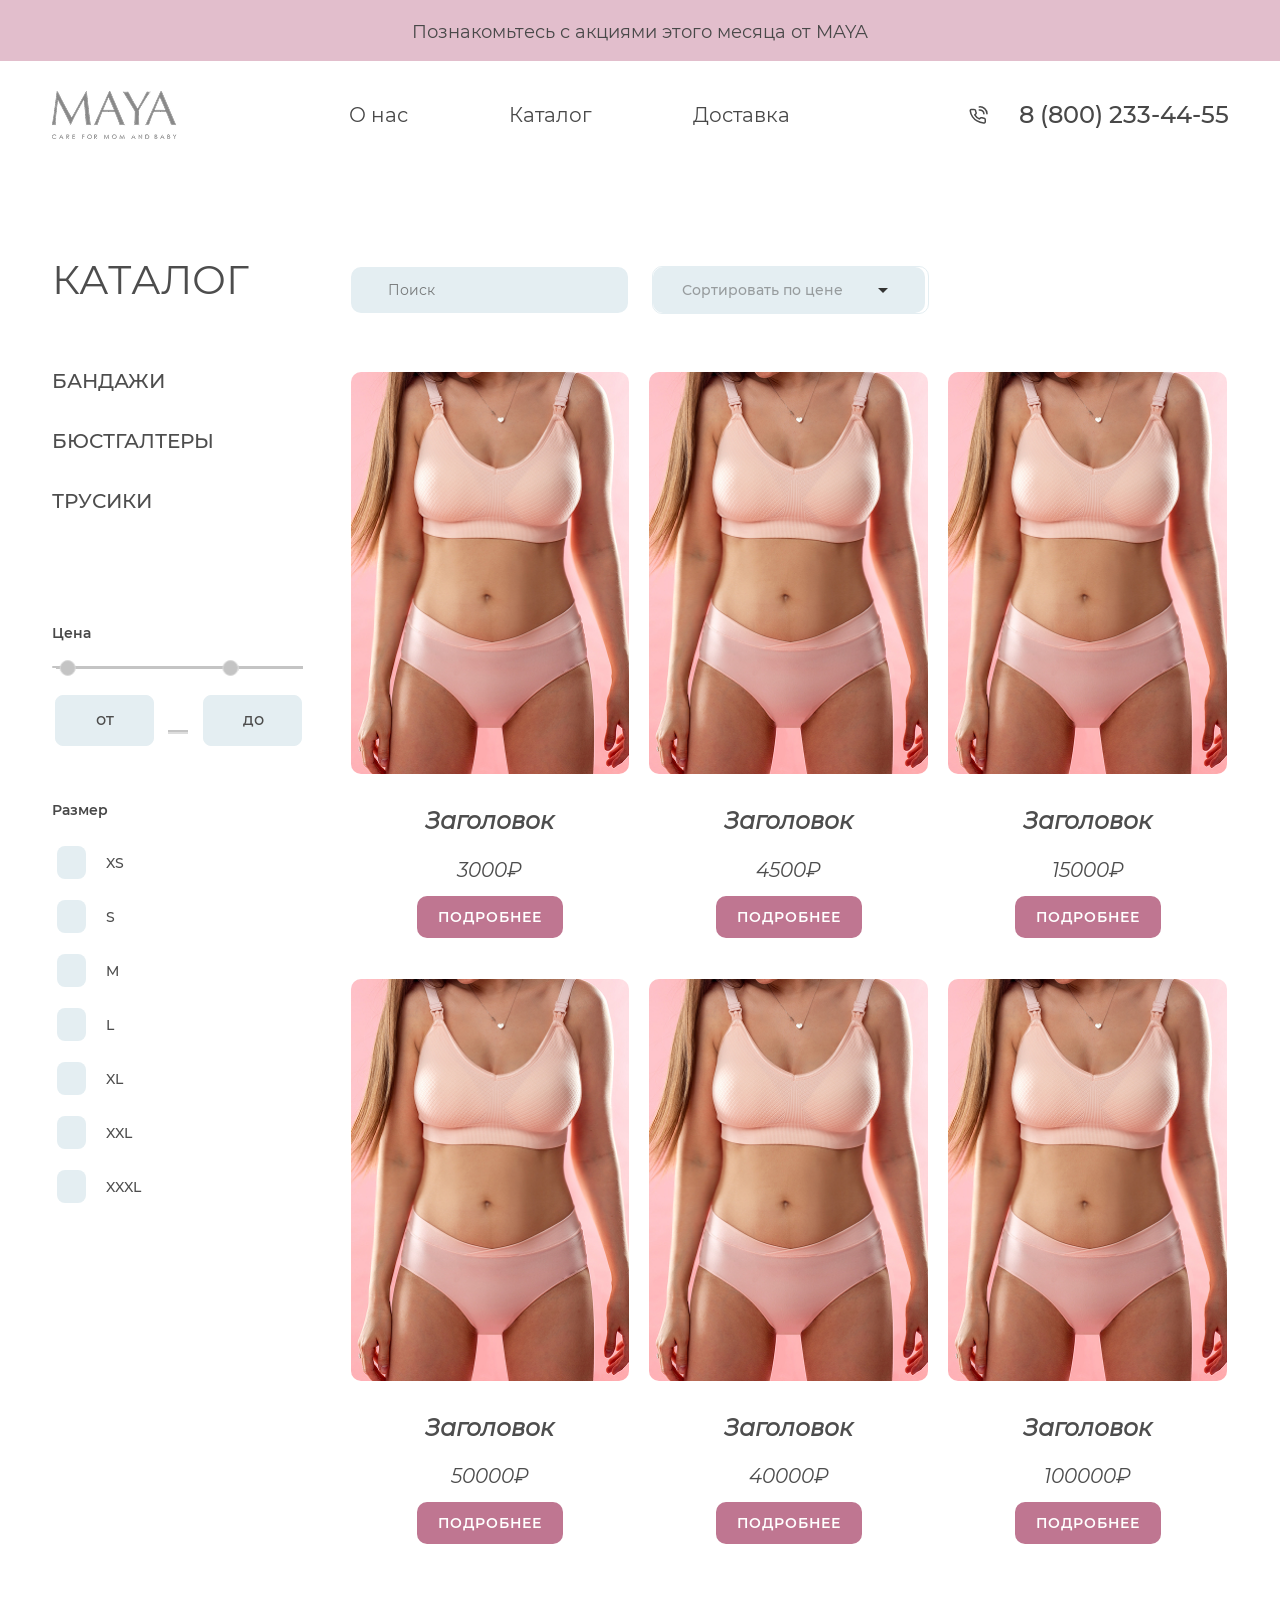
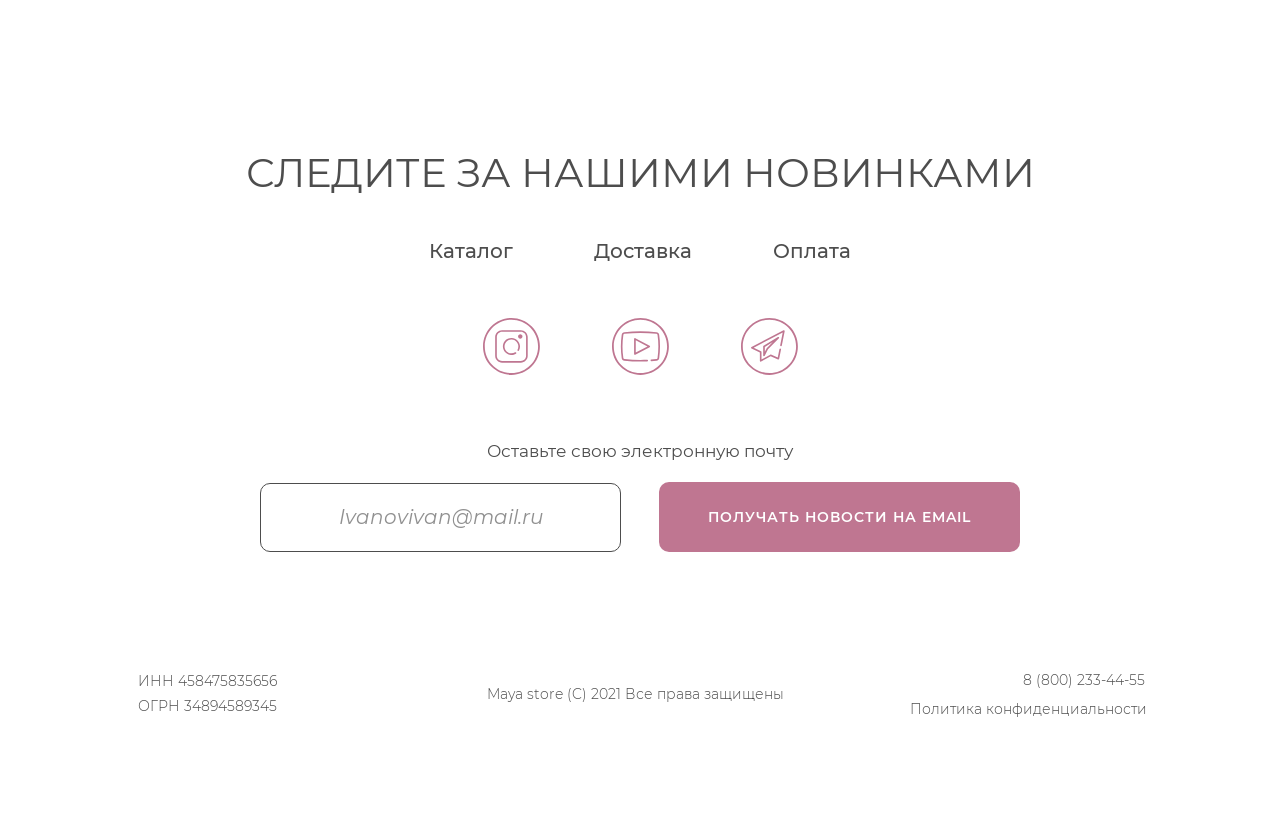
<file: catalog.html>
<!DOCTYPE html>
<html lang="ru">
  <head>
    <meta charset="UTF-8">
    <meta http-equiv="X-UA-Compatible" content="IE=edge">
    <link rel="shortcut icon" href="img/favicon.svg">
    <meta name="viewport" content="width=device-width, initial-scale=1.0">
    <!--закрасить адресную строку и строку уведомлений в любой цвет.-->
    <meta name="theme-color" content="#1f1f1f">
    <!--Для поиска в сети-->
    <meta name="description" content="Рада видеть Вас на своём сайте.">
    <meta property="og:title" content="Сайт магазина белья для будущих мам">
    <meta property="og:type" content="website">
    <!-- здесь ссылка на сайт-->
    <meta property="og:url" content="http://....ru/">
    <!-- <meta property="og:image" content="картинка для поисковиков ссылка"> -->
    <meta property="og:image" content="https://raw.githubusercontent.com/leska-ver/leska-portfolio/main/img/propertyOgImage/og-catalog.jpg">
    <meta name="keywords" content="заказать, цена, бельё, женское, мам">
    <!-- // Для поиска в сети-->
    <title>MAYA-Каталог</title>
    <!-- Для ценика-Range/полоса nouislider.min.css -->
	  <link rel="stylesheet" href="css/nouislider.min.css">    
    <link rel="stylesheet" href="css/choices.min.css"><!-- Бибиотека для  Селектор. Выбор товара -->
    <link rel="stylesheet" href="css/normalize.css">
    <link rel="stylesheet" href="css/style.css">
    <!-- Временный багфикс. Когда гугл показывает старые данные, ставим это.  
    <meta http-equiv="Cache-Control" content="no-cache, no-store, must-revalidate">
    <meta http-equiv="Pragma" content="no-cache">
    <meta http-equiv="Expires" content="0">-->
  </head>
  <body>
    <div class="wrapper">
      <h1 class="visually-hidden">Я для семантики</h1>
      <header class="header catalog1">      
        <div class="header__top pinc">
          <div class="header__top-container container tundora">
            <h2 class="header__top-h2 h2 inherit">Познакомьтесь с акциями этого месяца от MAYA</h2>
          </div>                
        </div>
        <div class="header__bottom">          
          <div class="header__bottom-container container">
            <a class="header__bottom-logo logo border-tapestry" href="index.html" aria-label="Логотип MAYA">
              <img class="logo__img" src="img/logo-black.png" alt="Логотип MAYA">
            </a>
            <div class="header__bottom-navigation navigation">
              <button class="navigation__burger burger" type="button">
                <span class="burger__lines"></span>
              </button>
              <nav class="navigation__nav">
                <ul class="navigation__list">
                  <li class="navigation__item">
                    <a class="navigation__link tundora border-tapestry" href="o-nas.html" aria-label="Ссылка">О нас</a>
                  </li>
                  <li class="navigation__item">
                    <a class="navigation__link tundora border-tapestry" href="catalog.html" aria-label="Ссылка">Каталог</a>
                  </li>
                  <li class="navigation__item">
                    <a class="navigation__link tundora border-tapestry" href="dostavka.html" aria-label="Ссылка">Доставка</a>
                  </li>
                </ul>
              </nav>
              <div class="navigation__overlay"></div>
            </div>
            <a class="header__bottom-telephone tundora border-tapestry" href="tel:+78002334455" aria-label="Номер для связи">
              <span>
                <svg width="40" height="40" viewBox="0 0 40 40" fill="none" xmlns="http://www.w3.org/2000/svg">
                  <path d="M26.2625 24.6418V26.7035C26.2633 26.8949 26.2203 27.0843 26.1362 27.2597C26.0522 27.435 25.9288 27.5925 25.7742 27.7218C25.6195 27.8512 25.4369 27.9497 25.2381 28.0111C25.0392 28.0724 24.8285 28.0951 24.6195 28.0779C22.3003 27.8481 20.0726 27.1255 18.1153 25.9682C16.2943 24.9131 14.7504 23.5053 13.5933 21.8449C12.3196 20.0521 11.5269 18.0109 11.2796 15.8867C11.2607 15.6967 11.2855 15.5052 11.3523 15.3243C11.4191 15.1435 11.5264 14.9773 11.6675 14.8364C11.8086 14.6955 11.9803 14.5829 12.1717 14.5058C12.3632 14.4287 12.5701 14.3888 12.7794 14.3886H15.0404C15.4061 14.3853 15.7607 14.5034 16.038 14.7209C16.3154 14.9384 16.4965 15.2404 16.5477 15.5706C16.6431 16.2304 16.8201 16.8782 17.0753 17.5017C17.1767 17.7477 17.1986 18.015 17.1385 18.272C17.0784 18.529 16.9387 18.7649 16.7361 18.9517L15.779 19.8245C16.8518 21.5449 18.4141 22.9695 20.301 23.9478L21.2581 23.075C21.463 22.8902 21.7217 22.7629 22.0036 22.7081C22.2854 22.6533 22.5786 22.6733 22.8484 22.7658C23.5321 22.9984 24.2426 23.1598 24.9662 23.2468C25.3323 23.2939 25.6666 23.462 25.9056 23.7193C26.1446 23.9765 26.2716 24.3048 26.2625 24.6418Z" stroke="#484848" stroke-width="1.5" stroke-linecap="round" stroke-linejoin="round"></path>
                  <path d="M27.9997 18.8067C27.9997 14.7135 24.3193 11.4472 20.2725 11.8946" stroke="#484848" stroke-width="1.5" stroke-linecap="round" stroke-linejoin="round"></path>
                  <path d="M24.9088 18.808C24.9088 16.5335 22.7006 14.7186 20.2725 14.9672" stroke="#484848" stroke-width="1.5" stroke-linecap="round" stroke-linejoin="round"></path>
                  <circle opacity="0.8" cx="20" cy="20" r="19.5" stroke="#484848;"></circle>
                </svg>
              </span>
              8 (800) 233-44-55
            </a>
          </div>
        </div>
      </header>
      <main>
        <section class="katalog">
          <!-- ВСЕ радио-кнопки ВНЕШНИМИ элементами -->
          <input class="katalog__input" type="radio" id="reset" name="color" checked style="display: none;;">
          <input class="katalog__input" type="radio" id="blueXs" name="color" style="display: none;;">
          <input class="katalog__input" type="radio" id="redS" name="color" style="display: none;;">
          <input class="katalog__input" type="radio" id="greenM" name="color" style="display: none;;">
          <input class="katalog__input" type="radio" id="yellowL" name="color" style="display: none;;">
          <input class="katalog__input" type="radio" id="pinkXL" name="color" style="display: none;;">
          <input class="katalog__input" type="radio" id="brownXXL" name="color" style="display: none;;">
          <input class="katalog__input" type="radio" id="goldXXXL" name="color" style="display: none;;">
          <div class="katalog__container container">
            <div class="katalog__left">
              <h2 class="katalog__h2 h2">каталог</h2>
              <ul class="katalog__list">
                <li class="katalog__item">
                  <a class="katalog__link" href="#">Бандажи</a>
                </li>
                <li class="katalog__item">
                  <a class="katalog__link" href="#">Бюстгалтеры</a>
                </li>
                <li class="katalog__item">
                  <a class="katalog__link" href="#">Трусики</a>
                </li>
              </ul>
              <div class="katalog__price">
                <h3 class="katalog__h3 h3">Цена</h3>
                <form class="katalog__form" action="#"  aria-label="выберите цену">
                  <div class="katalog__price-slide" id="range-slider"></div>
                  <div class="katalog__labelprice">
                    <label class="katalog__label-ot" tabindex="0">
                      <span class="visually-hidden">Изменить минимальную цену</span><!-- Типа aria-label="Изменить минимальную цену" -->
                      <span class="katalog__price-display" id="min-display">от</span>
                      <input class="katalog__price-input first-price" type="number" id="first-price" min="0" max="225000" value="2000" style="display: none;">
                    </label>
                    <div class="katalog__line" role="presentation" aria-hidden="true"></div>
                    <label class="katalog__label-do" tabindex="0">
                      <span class="visually-hidden">Изменить максимальную цену</span><!-- Типа aria-label="Изменить максимальную цену" -->
                      <span class="katalog__price-display" id="max-display">до</span>
                      <input class="katalog__price-input second-price" type="number" id="second-price" min="0" max="225000" value="150000" style="display: none;">
                    </label>
                  </div>
                </form>
              </div>
              <!-- Размеры (цвета) -->
              <h3 class="katalog__h3 h3">Размер</h3>
              <!-- Только лейблы -->
              <label class="katalog__radio katalog__radio--vse katalog__radio--reset" for="reset" tabindex="0" style="display: none;">
                <span class="visually-hidden">Все размеры</span><!-- Типа aria-label="Все размеры" -->
              </label>
              <label class="katalog__radio katalog__radio--xs" for="blueXs" tabindex="0">
                <span class="visually-hidden">Размер XS</span><!-- Типа aria-label="Размер XS" -->
              </label>
              <label class="katalog__radio katalog__radio--s" for="redS" tabindex="0">
                <span class="visually-hidden">Размер S</span><!-- Типа aria-label="Размер S" -->
              </label>
              <label class="katalog__radio katalog__radio--m" for="greenM" tabindex="0">
                <span class="visually-hidden">Размер M</span><!-- Типа aria-label="Размер M" -->
              </label>
              <label class="katalog__radio katalog__radio--l" for="yellowL" tabindex="0">
                <span class="visually-hidden">Размер L</span><!-- Типа aria-label="Размер L" -->
              </label>
              <label class="katalog__radio katalog__radio--xl" for="pinkXL" tabindex="0">
                <span class="visually-hidden">Размер XL</span><!-- Типа aria-label="Размер XL" -->
              </label>
              <label class="katalog__radio katalog__radio--xxl" for="brownXXL" tabindex="0">
                <span class="visually-hidden">Размер XXL</span><!-- Типа aria-label="Размер XXL" -->
              </label>
              <label class="katalog__radio katalog__radio--xxxl" for="goldXXXL" tabindex="0">
                <span class="visually-hidden">Размер XXXL</span><!-- Типа aria-label="Размер XXXL" -->
              </label>
            </div>
            <div class="katalog__right">
              <div class="katalog__parameters">
                <!-- Поиск -->
                <form class="katalog__search">
                  <button type="button" aria-label="Поиск по товарам" class="katalog__search-icon">
                    <svg class="icon-search" width="14" height="14" viewBox="0 0 14 14" fill="none" xmlns="http://www.w3.org/2000/svg">
                      <path fill-rule="evenodd" clip-rule="evenodd" d="M4.49645 9.50337C6.28874 11.2956 9.19461 11.2956 10.9869 9.50337C12.7792 7.71112 12.7792 4.8053 10.9869 3.01305C9.19461 1.22079 6.28874 1.22079 4.49645 3.01305C2.70416 4.8053 2.70416 7.71112 4.49645 9.50337ZM3.31637 10.6834C5.7604 13.1274 9.72295 13.1274 12.167 10.6834C14.611 8.23945 14.611 4.27697 12.167 1.83299C9.72295 -0.610996 5.7604 -0.610996 3.31637 1.83299C0.872338 4.27697 0.872338 8.23945 3.31637 10.6834Z" fill="#4C4C4C;"></path>
                      <path d="M3.61183 8.61815L5.38195 10.3882L2.13673 13.6334C1.64792 14.1222 0.85541 14.1222 0.366604 13.6334C-0.122201 13.1446 -0.122201 12.3521 0.366604 11.8633L3.61183 8.61815Z" fill="#4C4C4C;"></path>
                    </svg>
                    <!-- Иконка крестика (скрыта по умолчанию) -->
                    <svg class="icon-clear" width="14" height="14" viewBox="0 0 14 14" fill="none" style="display: none;">
                      <path d="M13 1L1 13M1 1L13 13" stroke="#4C4C4C" stroke-width="2" stroke-linecap="round"></path>
                    </svg>
                  </button>
                  <input type="search" class="katalog__search-input" placeholder="Поиск" name="search">
                </form>
                <!-- Селектор "Размер" Фильтр по размеру (добавь этот блок) -->
                <div class="katalog__filter-size">
                  <label class="katalog__filter-title" for="size-filter">Размер</label><!-- Доступность -->
                  <select class="katalog__size-select" name="size" id="size-filter">
                    <option value="">Сортировать по цене</option>
                    <option value="0-3000">до 3 000₽ (бюджет)</option>
                    <option value="3001-4500">3 001₽ - 4 500₽ (стандарт)</option>
                    <option value="4501-50000">4 501₽ - 50 000₽ (премиум)</option>
                    <option value="50001-150000">50 001₽ - 150 000₽ (люкс)</option>
                    <option value="150001-225000">от 150 001₽ (эксклюзив)</option>
                  </select>
                </div>
              </div> 
              <!-- Товары -->
              <ul class="katalog__filter-list">
                <li class="katalog__filter-item blueXs" data-price="3000" data-size="XS">
                  <article class="katalog__filter-article">
                    <div class="katalog__filter-platform">
                      <img class="katalog__filter-img" src="./img/underwear.jpg" srcset="./img/underwear@2x.jpg 2x" width="250" height="356" loading="lazy" alt="Товар">
                    </div>
                    <div class="katalog__filter-block">
                      <div><!--Блок для выравнивание текста-->
                        <div class="katalog__filter-desc">
                          <h3 class="katalog__filter-h3">Заголовок</h3>
                          <span class="katalog__filter-price">3000₽</span>
                        </div>                        
                      </div> 
                      <div class="katalog__filter-action">
                        <a class="katalog__filter-btn btn" href="productCard.html" target="_blank">подробнее</a>
                      </div>
                    </div>
                  </article>
                </li>
                <li class="katalog__filter-item redS" data-price="4500" data-size="S">
                  <article class="katalog__filter-article">
                    <div class="katalog__filter-platform">
                      <img class="katalog__filter-img" src="./img/underwear.jpg" srcset="./img/underwear@2x.jpg 2x" width="250" height="356" loading="lazy" alt="Товар">
                    </div>
                    <div class="katalog__filter-block">
                      <div><!--Блок для выравнивание текста-->
                        <div class="katalog__filter-desc">
                          <h3 class="katalog__filter-h3">Заголовок</h3>
                          <span class="katalog__filter-price">4500₽</span>
                        </div>                        
                      </div> 
                      <div class="katalog__filter-action">
                        <a class="katalog__filter-btn btn" href="productCard.html" target="_blank">подробнее</a>
                      </div>
                    </div>
                  </article>
                </li>
                <li class="katalog__filter-item greenM" data-price="15000" data-size="M">
                  <article class="katalog__filter-article">
                    <div class="katalog__filter-platform">
                      <img class="katalog__filter-img" src="./img/underwear.jpg" srcset="./img/underwear@2x.jpg 2x" width="250" height="356" loading="lazy" alt="Товар">
                    </div>
                    <div class="katalog__filter-block">
                      <div><!--Блок для выравнивание текста-->
                        <div class="katalog__filter-desc">
                          <h3 class="katalog__filter-h3">Заголовок</h3>
                          <span class="katalog__filter-price">15000₽</span>
                        </div>                         
                      </div> 
                      <div class="katalog__filter-action">
                        <a class="katalog__filter-btn btn" href="productCard.html" target="_blank">подробнее</a>
                      </div>
                    </div>
                  </article>
                </li>
                <li class="katalog__filter-item yellowL" data-price="50000" data-size="L">
                  <article class="katalog__filter-article">
                    <div class="katalog__filter-platform">
                      <img class="katalog__filter-img" src="./img/underwear.jpg" srcset="./img/underwear@2x.jpg 2x" width="250" height="356" loading="lazy" alt="Товар">
                    </div>
                    <div class="katalog__filter-block">
                      <div><!--Блок для выравнивание текста-->
                        <div class="katalog__filter-desc">
                          <h3 class="katalog__filter-h3">Заголовок</h3>
                          <span class="katalog__filter-price">50000₽</span>
                        </div>                         
                      </div> 
                      <div class="katalog__filter-action">
                        <a class="katalog__filter-btn btn" href="productCard.html" target="_blank">подробнее</a>
                      </div>
                    </div>
                  </article>
                </li>
                <li class="katalog__filter-item pinkXL" data-price="40000" data-size="XL">
                  <article class="katalog__filter-article">
                    <div class="katalog__filter-platform">
                      <img class="katalog__filter-img" src="./img/underwear.jpg" srcset="./img/underwear@2x.jpg 2x" width="250" height="356" loading="lazy" alt="Товар">
                    </div>
                    <div class="katalog__filter-block">
                      <div><!--Блок для выравнивание текста-->
                        <div class="katalog__filter-desc">
                          <h3 class="katalog__filter-h3">Заголовок</h3>
                          <span class="katalog__filter-price">40000₽</span>
                        </div>                         
                      </div> 
                      <div class="katalog__filter-action">
                        <a class="katalog__filter-btn btn" href="productCard.html" target="_blank">подробнее</a>
                      </div>
                    </div>
                  </article>
                </li>
                <li class="katalog__filter-item brownXXL" data-price="100000" data-size="XXL">
                  <article class="katalog__filter-article">
                    <div class="katalog__filter-platform">
                      <img class="katalog__filter-img" src="./img/underwear.jpg" srcset="./img/underwear@2x.jpg 2x" width="250" height="356" loading="lazy" alt="Товар">
                    </div>
                    <div class="katalog__filter-block">
                      <div><!--Блок для выравнивание текста-->
                        <div class="katalog__filter-desc">
                          <h3 class="katalog__filter-h3">Заголовок</h3>
                          <span class="katalog__filter-price">1000₽</span>
                        </div>                        
                      </div> 
                      <div class="katalog__filter-action">
                        <a class="katalog__filter-btn btn" href="productCard.html" target="_blank">подробнее</a>
                      </div>
                    </div>
                  </article>
                </li>
                <li class="katalog__filter-item goldXXXL" data-price="177077" data-size="XXXL">
                  <article class="katalog__filter-article">
                    <div class="katalog__filter-platform">
                      <img class="katalog__filter-img" src="./img/underwear.jpg" srcset="./img/underwear@2x.jpg 2x" width="250" height="356" loading="lazy" alt="Товар">
                    </div>
                    <div class="katalog__filter-block">
                      <div><!--Блок для выравнивание текста-->
                        <div class="katalog__filter-desc">
                          <h3 class="katalog__filter-h3">Заголовок</h3>
                          <span class="katalog__filter-price">177077₽</span>
                        </div>                         
                      </div> 
                      <div class="katalog__filter-action">
                        <a class="katalog__filter-btn btn" href="productCard.html" target="_blank">подробнее</a>
                      </div>
                    </div>
                  </article>
                </li>
                <li class="katalog__filter-item blueXs" data-price="200033" data-size="XS">
                  <article class="katalog__filter-article">
                    <div class="katalog__filter-platform">
                      <img class="katalog__filter-img" src="./img/underwear.jpg" srcset="./img/underwear@2x.jpg 2x" width="250" height="356" loading="lazy" alt="Товар">
                    </div>
                    <div class="katalog__filter-block">
                      <div><!--Блок для выравнивание текста-->
                        <div class="katalog__filter-desc">
                          <h3 class="katalog__filter-h3">Заголовок</h3>
                          <span class="katalog__filter-price">200033₽</span>
                        </div>                         
                      </div> 
                      <div class="katalog__filter-action">
                        <a class="katalog__filter-btn btn" href="productCard.html" target="_blank">подробнее</a>
                      </div>
                    </div>
                  </article>
                </li>
                <li class="katalog__filter-item redS" data-price="190500" data-size="S">
                  <article class="katalog__filter-article">
                    <div class="katalog__filter-platform">
                      <img class="katalog__filter-img" src="./img/underwear.jpg" srcset="./img/underwear@2x.jpg 2x" width="250" height="356" loading="lazy" alt="Товар">
                    </div>
                    <div class="katalog__filter-block">
                      <div><!--Блок для выравнивание текста-->
                        <div class="katalog__filter-desc">
                          <h3 class="katalog__filter-h3">Заголовок</h3>
                          <span class="katalog__filter-price">190500₽</span>
                        </div>                         
                      </div> 
                      <div class="katalog__filter-action">
                        <a class="katalog__filter-btn btn" href="productCard.html" target="_blank">подробнее</a>
                      </div>
                    </div>
                  </article>
                </li>
                <li class="katalog__filter-item greenM" data-price="210003" data-size="M">
                  <article class="katalog__filter-article">
                    <div class="katalog__filter-platform">
                      <img class="katalog__filter-img" src="./img/underwear.jpg" srcset="./img/underwear@2x.jpg 2x" width="250" height="356" loading="lazy" alt="Товар">
                    </div>
                    <div class="katalog__filter-block">
                      <div><!--Блок для выравнивание текста-->
                        <div class="katalog__filter-desc">
                          <h3 class="katalog__filter-h3">Заголовок</h3>
                          <span class="katalog__filter-price">21003₽</span>
                        </div>                         
                      </div> 
                      <div class="katalog__filter-action">
                        <a class="katalog__filter-btn btn" href="productCard.html" target="_blank">подробнее</a>
                      </div>
                    </div>
                  </article>
                </li>
                <li class="katalog__filter-item yellowL" data-price="225000" data-size="L">
                  <article class="katalog__filter-article">
                    <div class="katalog__filter-platform">
                      <img class="katalog__filter-img" src="./img/underwear.jpg" srcset="./img/underwear@2x.jpg 2x" width="250" height="356" loading="lazy" alt="Товар">
                    </div>
                    <div class="katalog__filter-block">
                      <div><!--Блок для выравнивание текста-->
                        <div class="katalog__filter-desc">
                          <h3 class="katalog__filter-h3">Заголовок</h3>
                          <span class="katalog__filter-price">225000₽</span>
                        </div>                        
                      </div> 
                      <div class="katalog__filter-action">
                        <a class="katalog__filter-btn btn" href="productCard.html" target="_blank">подробнее</a>
                      </div>
                    </div>
                  </article>
                </li>
                <li class="katalog__filter-item pinkXL" data-price="152000" data-size="XL">
                  <article class="katalog__filter-article">
                    <div class="katalog__filter-platform">
                      <img class="katalog__filter-img" src="./img/underwear.jpg" srcset="./img/underwear@2x.jpg 2x" width="250" height="356" loading="lazy" alt="Товар">
                    </div>
                    <div class="katalog__filter-block">
                      <div><!--Блок для выравнивание текста-->
                        <div class="katalog__filter-desc">
                          <h3 class="katalog__filter-h3">Колобок</h3>
                          <span class="katalog__filter-price">152000₽</span>
                        </div>                         
                      </div> 
                      <div class="katalog__filter-action">
                        <a class="katalog__filter-btn btn" href="productCard.html" target="_blank">подробнее</a>
                      </div>
                    </div>
                  </article>
                </li>
                <li class="katalog__filter-item brownXXL" data-price="150001" data-size="XXL">
                  <article class="katalog__filter-article">
                    <div class="katalog__filter-platform">
                      <img class="katalog__filter-img" src="./img/underwear.jpg" srcset="./img/underwear@2x.jpg 2x" width="250" height="356" loading="lazy" alt="Товар">
                    </div>
                    <div class="katalog__filter-block">
                      <div><!--Блок для выравнивание текста-->
                        <div class="katalog__filter-desc">
                          <h3 class="katalog__filter-h3">Заголовок</h3>
                          <span class="katalog__filter-price">150001₽</span>
                        </div>                         
                      </div> 
                      <div class="katalog__filter-action">
                        <a class="katalog__filter-btn btn" href="productCard.html" target="_blank">подробнее</a>
                      </div>
                    </div>
                  </article>
                </li>
                <li class="katalog__filter-item goldXXXL" data-price="200150" data-size="XXXL">
                  <article class="katalog__filter-article">
                    <div class="katalog__filter-platform">
                      <img class="katalog__filter-img" src="./img/underwear.jpg" srcset="./img/underwear@2x.jpg 2x" width="250" height="356" loading="lazy" alt="Товар">
                    </div>
                    <div class="katalog__filter-block">
                      <div><!--Блок для выравнивание текста-->
                        <div class="katalog__filter-desc">
                          <h3 class="katalog__filter-h3">Богач</h3>
                          <span class="katalog__filter-price">200150₽</span>
                        </div>                        
                      </div> 
                      <div class="katalog__filter-action">
                        <a class="katalog__filter-btn btn" href="productCard.html" target="_blank">подробнее</a>
                      </div>
                    </div>
                  </article>
                </li>
              </ul>
            </div>
          </div>
        </section>  
        <!-- Шаблон-2.2 -->
        <section class="latest">
          <div class="latest__container container">
            <h2 class="latest__h2 h2">Следите за нашими новинками</h2>
            <ul class="latest__list">
              <li class="latest__item">
                <a class="latest__link" href="catalog.html" aria-label="Нажмите чтобы узнать о компании" target="_blank">Каталог</a>
              </li>
              <li class="latest__item">
                <a class="latest__link" href="dostavka.html" aria-label="Нажмите чтобы узнать о гарантии и возврате" target="_blank">Доставка</a>
              </li>
              <li class="latest__item">
                <a class="latest__link" href="#" aria-label="Нажмите чтобы узнать что мы предлагаем корпоративным клиентам" target="_blank">Оплата</a>
              </li>
            </ul>
            <nav class="latest__nav">
              <ul class="latest__list-icone">
                <li class="latest__item-isone">
                  <a href="www.instagram.com/" class="latest__link-icone" aria-label="Наш Instagram" target="_blank">
                    <svg width="57" height="57" viewBox="0 0 57 57" fill="none" xmlns="http://www.w3.org/2000/svg">
                      <path d="M48.554 8.3306C43.182 2.95844 36.0394 0 28.4423 0C20.8452 0 13.7026 2.95844 8.3306 8.3306C2.95844 13.7026 0 20.8452 0 28.4423C0 36.0394 2.95844 43.182 8.3306 48.554C13.7026 53.9262 20.8452 56.8846 28.4423 56.8846C36.0394 56.8846 43.182 53.9262 48.554 48.554C53.9261 43.1819 56.8846 36.0394 56.8846 28.4423C56.8846 20.8452 53.9262 13.7026 48.554 8.3306ZM28.4423 55.0883C13.7496 55.0883 1.79631 43.135 1.79631 28.4423C1.79631 13.7496 13.7496 1.79631 28.4423 1.79631C43.135 1.79631 55.0883 13.7496 55.0883 28.4423C55.0883 43.135 43.135 55.0883 28.4423 55.0883Z" fill="#BF7691"/>
                      <path d="M37.8474 12.1636H19.0396C15.2487 12.1636 12.1648 15.2476 12.1648 19.0384V37.8464C12.1648 41.637 15.2488 44.7211 19.0396 44.7211H37.8476C41.6382 44.7211 44.7223 41.637 44.7223 37.8463V19.0384C44.7222 15.2475 41.6382 12.1636 37.8474 12.1636ZM43.0668 37.8462C43.0668 40.7241 40.7253 43.0656 37.8474 43.0656H19.0396C16.1616 43.0656 13.8202 40.7241 13.8202 37.8462V19.0384C13.8202 16.1604 16.1616 13.819 19.0396 13.819H37.8476C40.7254 13.819 43.0669 16.1604 43.0669 19.0384V37.8462H43.0668Z" fill="#BF7691"/>
                      <path d="M36.9826 27.9529C36.7378 23.598 33.194 20.0945 28.8367 19.898C23.8086 19.6714 19.6694 23.8126 19.899 28.8413C20.0982 33.199 23.6045 36.741 27.9599 36.9822C29.7979 37.0841 31.5191 36.6006 32.9568 35.703C33.4046 35.4234 33.4776 34.8005 33.1043 34.4273C33.1003 34.4233 33.0964 34.4194 33.0925 34.4156C32.8205 34.1434 32.3985 34.1023 32.0716 34.3055C30.9974 34.973 29.7277 35.3541 28.3694 35.3398C24.5345 35.2995 21.4402 32.0794 21.5482 28.2457C21.6568 24.3876 24.949 21.3118 28.8851 21.5585C32.2768 21.771 35.0376 24.4755 35.317 27.8625C35.4308 29.2422 35.1341 30.5457 34.5378 31.6669C34.3672 31.988 34.4198 32.3818 34.6769 32.6389C34.6811 32.6431 34.6854 32.6474 34.6896 32.6516C35.0759 33.0379 35.7292 32.9471 35.9874 32.4657C36.7022 31.1319 37.0746 29.5887 36.9826 27.9529Z" fill="#BF7691"/>
                      <path d="M37.2725 20.7168C38.4915 20.7168 39.4798 19.7286 39.4798 18.5095C39.4798 17.2905 38.4915 16.3022 37.2725 16.3022C36.0534 16.3022 35.0652 17.2905 35.0652 18.5095C35.0652 19.7286 36.0534 20.7168 37.2725 20.7168Z" fill="#BF7691"/>
                    </svg>                        
                  </a>
                </li>
                <li class="latest__item-isone">
                  <a href="https://www.youtube.com/" class="latest__link-icone" aria-label="Наш YouTube" target="_blank">
                    <svg width="57" height="57" viewBox="0 0 57 57" fill="none" xmlns="http://www.w3.org/2000/svg">
                      <path d="M48.554 8.3306C43.182 2.95844 36.0394 0 28.4423 0C20.8452 0 13.7026 2.95844 8.33071 8.3306C2.95844 13.7026 0 20.8452 0 28.4423C0 36.0394 2.95844 43.182 8.33071 48.554C13.7026 53.9262 20.8452 56.8846 28.4423 56.8846C36.0394 56.8846 43.182 53.9262 48.554 48.554C53.9261 43.1819 56.8846 36.0394 56.8846 28.4423C56.8846 20.8452 53.9262 13.7026 48.554 8.3306ZM28.4423 55.0883C13.7496 55.0883 1.79631 43.135 1.79631 28.4423C1.79631 13.7496 13.7496 1.79631 28.4423 1.79631C43.135 1.79631 55.0883 13.7496 55.0883 28.4423C55.0883 43.135 43.135 55.0883 28.4423 55.0883Z" fill="#BF7691"/>
                      <path d="M47.177 16.7228C46.9806 15.3781 45.8965 14.3316 44.5407 14.1781C33.8587 12.9679 23.0263 12.968 12.3443 14.1781C10.9884 14.3317 9.90441 15.3781 9.70792 16.7229C8.57294 24.4986 8.57294 32.3839 9.70792 40.1598C9.90431 41.5045 10.9884 42.551 12.3442 42.7045C17.6853 43.3096 23.0638 43.6123 28.4424 43.6123C30.732 43.6123 33.0217 43.5568 35.3083 43.4469C35.7488 43.4257 36.0947 43.0606 36.0947 42.6196C36.0947 42.1462 35.6982 41.7709 35.2254 41.7935C27.6567 42.1563 20.0557 41.9122 12.5305 41.0595C11.921 40.9905 11.4337 40.5221 11.346 39.9205C10.2342 32.3034 10.2342 24.579 11.3459 16.962C11.4338 16.3604 11.921 15.892 12.5306 15.823C17.8096 15.225 23.126 14.9259 28.4424 14.9259C33.7589 14.9259 39.0752 15.2249 44.3544 15.823C44.9639 15.892 45.4511 16.3605 45.5388 16.962C46.6506 24.5791 46.6506 32.3035 45.5389 39.9205C45.451 40.5222 44.9639 40.9905 44.3544 41.0595C44.3544 41.0595 44.3544 41.0595 44.3543 41.0595C42.6521 41.2523 40.9459 41.414 39.2373 41.5445C38.8054 41.5775 38.4712 41.936 38.4712 42.3691V42.3699C38.4712 42.8509 38.88 43.2322 39.3595 43.1955C41.0896 43.0634 42.817 42.8996 44.5406 42.7044C45.8965 42.5508 46.9805 41.5044 47.177 40.1596C48.312 32.384 48.312 24.4986 47.177 16.7228Z" fill="#BF7691"/>
                      <path d="M37.6564 27.7101L23.309 20.1741C23.0524 20.0393 22.744 20.0485 22.4961 20.1985C22.248 20.3484 22.0964 20.617 22.0964 20.9069V35.9788C22.0964 36.2687 22.248 36.5374 22.4961 36.6873C22.6274 36.7666 22.7756 36.8066 22.9241 36.8066C23.0561 36.8066 23.1883 36.775 23.309 36.7116L37.6564 29.1756C37.9287 29.0326 38.0993 28.7504 38.0993 28.4428C38.0993 28.1352 37.9287 27.8532 37.6564 27.7101ZM23.7519 34.6092V22.2767L35.4915 28.4429L23.7519 34.6092Z" fill="#BF7691"/>
                    </svg>
                  </a>
                </li>
                <li class="latest__item-isone">
                  <a href="https://web.telegram.org/k/" class="latest__link-icone" aria-label="Наш Telegram" target="_blank">
                    <svg width="57" height="57" viewBox="0 0 57 57" fill="none" xmlns="http://www.w3.org/2000/svg">
                      <path d="M48.554 8.3306C43.182 2.95844 36.0394 0 28.4423 0C20.8452 0 13.7026 2.95844 8.3306 8.3306C2.95844 13.7026 0 20.8452 0 28.4423C0 36.0394 2.95844 43.182 8.3306 48.554C13.7026 53.9262 20.8452 56.8846 28.4423 56.8846C36.0394 56.8846 43.182 53.9262 48.554 48.554C53.9261 43.1819 56.8846 36.0394 56.8846 28.4423C56.8846 20.8452 53.9262 13.7026 48.554 8.3306ZM28.4423 55.0883C13.7496 55.0883 1.79631 43.135 1.79631 28.4423C1.79631 13.7496 13.7496 1.79631 28.4423 1.79631C43.135 1.79631 55.0883 13.7496 55.0883 28.4423C55.0883 43.135 43.135 55.0883 28.4423 55.0883Z" fill="#BF7691"/>
                      <path d="M43.3698 12.4356C43.1157 12.2441 42.7742 12.2154 42.4916 12.3616L10.4859 28.9163C10.2092 29.0593 10.0363 29.3457 10.0383 29.6571C10.0404 29.9686 10.2172 30.2525 10.4959 30.3919L18.8676 34.5775V42.8717C18.8676 43.0887 18.9415 43.3035 19.0909 43.4611C19.2561 43.6355 19.4757 43.7229 19.6955 43.7229C19.8339 43.7229 19.9723 43.6883 20.0975 43.6187L29.6754 38.2976L37.0061 41.4393C37.1621 41.5062 37.3347 41.5338 37.5016 41.5027C37.8451 41.4385 38.1005 41.1754 38.1656 40.8503L40.0204 31.5762C40.1227 31.064 39.731 30.5861 39.2086 30.5861C38.814 30.5859 38.4744 30.8644 38.397 31.2512L36.7422 39.5251L29.9543 36.616C29.7191 36.5152 29.4502 36.529 29.2262 36.6532L20.5232 41.4883V34.0659C20.5232 33.7524 20.346 33.4659 20.0656 33.3255L12.6921 29.6388L41.7224 14.6231L39.2031 27.2193C39.1007 27.7315 39.4924 28.2094 40.0148 28.2094C40.4093 28.2094 40.7491 27.9308 40.8266 27.5439L43.6835 13.259C43.7459 12.9471 43.6239 12.6269 43.3698 12.4356Z" fill="#BF7691"/>
                      <path d="M38.004 19.2053C37.7439 18.876 37.2782 18.7933 36.9207 19.0136L22.5733 27.8427C22.3285 27.9934 22.1794 28.2603 22.1794 28.5477V37.3769C22.1793 37.7608 22.4433 38.0942 22.8168 38.1825C22.8804 38.1975 22.9442 38.2048 23.0073 38.2048C23.3151 38.2048 23.6049 38.0322 23.7473 37.7471L26.9982 31.2454L37.9397 20.3039C38.2366 20.0069 38.2642 19.5348 38.004 19.2053ZM25.7326 30.1696C25.6699 30.2325 25.6175 30.3052 25.5777 30.3848L23.8349 33.8704V29.0102L31.7839 24.1184L25.7326 30.1696Z" fill="#BF7691"/>
                    </svg>
                  </a>
                </li>
              </ul>
            </nav>            
            <!-- Допустим, это блок с email подпиской --> 
            <p class="latest__text">Оставьте свою электронную почту</p>
            <form class="latest__form" action="mail.php" enctype="multipart/form-data" method="POST" aria-label="Здесь Вы можете получать новости на email" novalidate="novalidate">
              <!-- Скрытые поля ДЛЯ АДМИНА -->
              <input type="hidden" name="admin_email[]" value="darki@yandex.ru"><!--darki@yandex.ru-->
              <input type="hidden" name="admin_email[]" value="darki@mail.ru"><!--darki@mail.ru-->
              <input type="hidden" name="form_subject" value="Получать новости на email"><!-- Для кнопки -->
              <!-- ЭТО для ясности (форме шаблон) -->
              <input type="hidden" name="form_type" value="subscribe">
              <input type="hidden" name="name" value="Подписка на email">
              <!-- Скрытое поле для определения страницы (заполняется через скрипт) -->
              <input type="hidden" name="page_url" id="page_url" value="каталог">
              <!-- Обернула в div, если понядобиться ещё один label -->
              <div class="latest__block">
                <!--data здесь он обрабатывает плагин валидатор кода-->
                <label class="latest__label" for="emailZakaz">
                  <input class="latest__input" type="email" name="email" placeholder="Ivanovivan@mail.ru" data-validate-field="email"
                  id="emailZakaz" aria-label="Введите вашу почту" maxlength="35">
                </label>
              </div>
              <button class="latest__button btn">Получать новости на email</button>
            </form>
          </div>
        </section>
      </main>
      <footer class="footer">
        <div class="footer__container container">
          <div class="footer__inn">
            <span>Инн 458475835656 <br>ОГРН 34894589345</span>
          </div>
          <p class="footer__copyright">Maya store (C) 2021 Все права защищены</p>
          <div class="footer__contact">
            <a class="footer__link" href="tel:88002334455" aria-label="Номер для связи">8 (800) 233-44-55</a>
            <a class="footer__conditionality" href="Политика-конфиденциальности.docx" aria-label="Ссылка для скачивание .docx" target="_blank">Политика конфиденциальности</a>
          </div>
        </div>
      </footer>
    </div>


    <!-- ценика-Range -->
	  <script src="js/nouislider.min.js"></script>
    <!-- Бибиотека для  Селектор. Выбор товара -->
    <script src="js/choices.min.js"></script>


	  <!-- Мои -->
     <script src="js/catalog.js"></script>
    <script src="js/script.js"></script>

    <!-- AJAX - Чтобы сайт не прыгал, нужно отправлять форму без перезагрузки страницы. ОН должен стоят после ваших скриптов, но до закрывающего тега </body>. -->
    <script>
      document.addEventListener('DOMContentLoaded', function() {
      // Ловим любые формы, которые отправляются на mail.php ИЛИ mail-NoLoga.php
      const forms = document.querySelectorAll('form[action*="mail.php"], form[action*="mail-NoLoga.php"]');

      forms.forEach(form => {
        form.addEventListener('submit', function(e) {
          e.preventDefault(); // Останавливаем обычную отправку

          const formData = new FormData(this);

          fetch(this.action, {
            method: 'POST',
            body: formData
          })
          .then(response => {
            if (response.ok) {
              // Показываем сообщение об успехе
              const message = document.createElement('div');
              message.className = 'success-message';
              message.textContent = '👍 Спасибо! Данные отправлены.';
              message.style.cssText = 'position: fixed; top: 20px; right: 20px; background: #BF7691; color: white; padding: 15px 25px; border-radius: 5px; box-shadow: 0 4px 6px rgba(0,0,0,0.1); z-index: 9999; animation: slideIn 0.3s ease;';
              
              document.body.appendChild(message);
              
              // Убираем сообщение через 3 секунды
              setTimeout(() => message.remove(), 3000);
              
              // Очищаем поле email (если есть)
              const emailInput = this.querySelector('input[name="email"]');
              if (emailInput) emailInput.value = '';
            } else {
              alert('❌ Ошибка при отправке');
            }
          })
          .catch(error => {
            console.error('Ошибка:', error);
            alert('❌ Произошла ошибка');
          });
        });
      });
    });
    </script>

    <!-- Скрытое поле для определения страницы (заполняется через скрипт) -->
    <script>
      // Определяем, на какой мы странице
      const path = window.location.pathname;
      let page = 'неизвестно';
      
      if (path.includes('index') || path === '/') page = 'главная';
      else if (path.includes('catalog')) page = 'каталог';
      
      document.getElementById('page_url').value = page;
    </script> 
  </body>
</html>
</file>
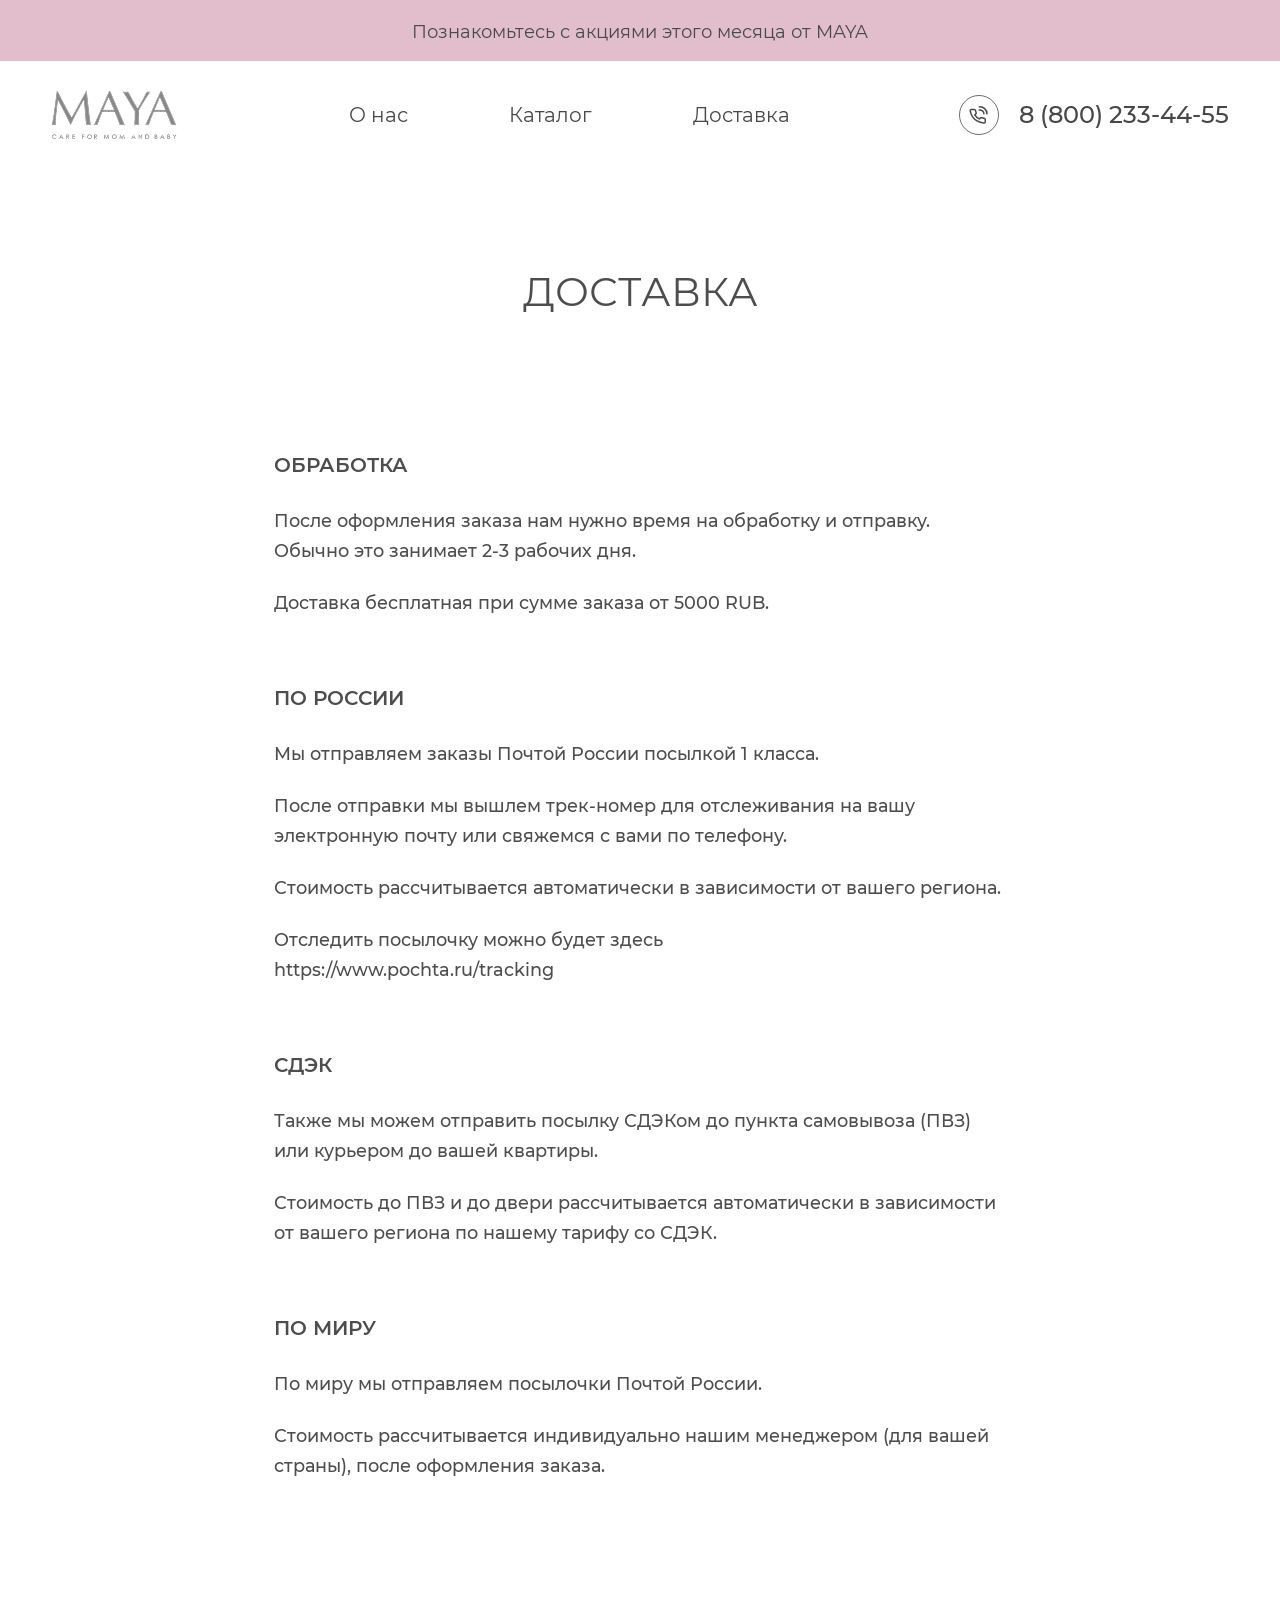
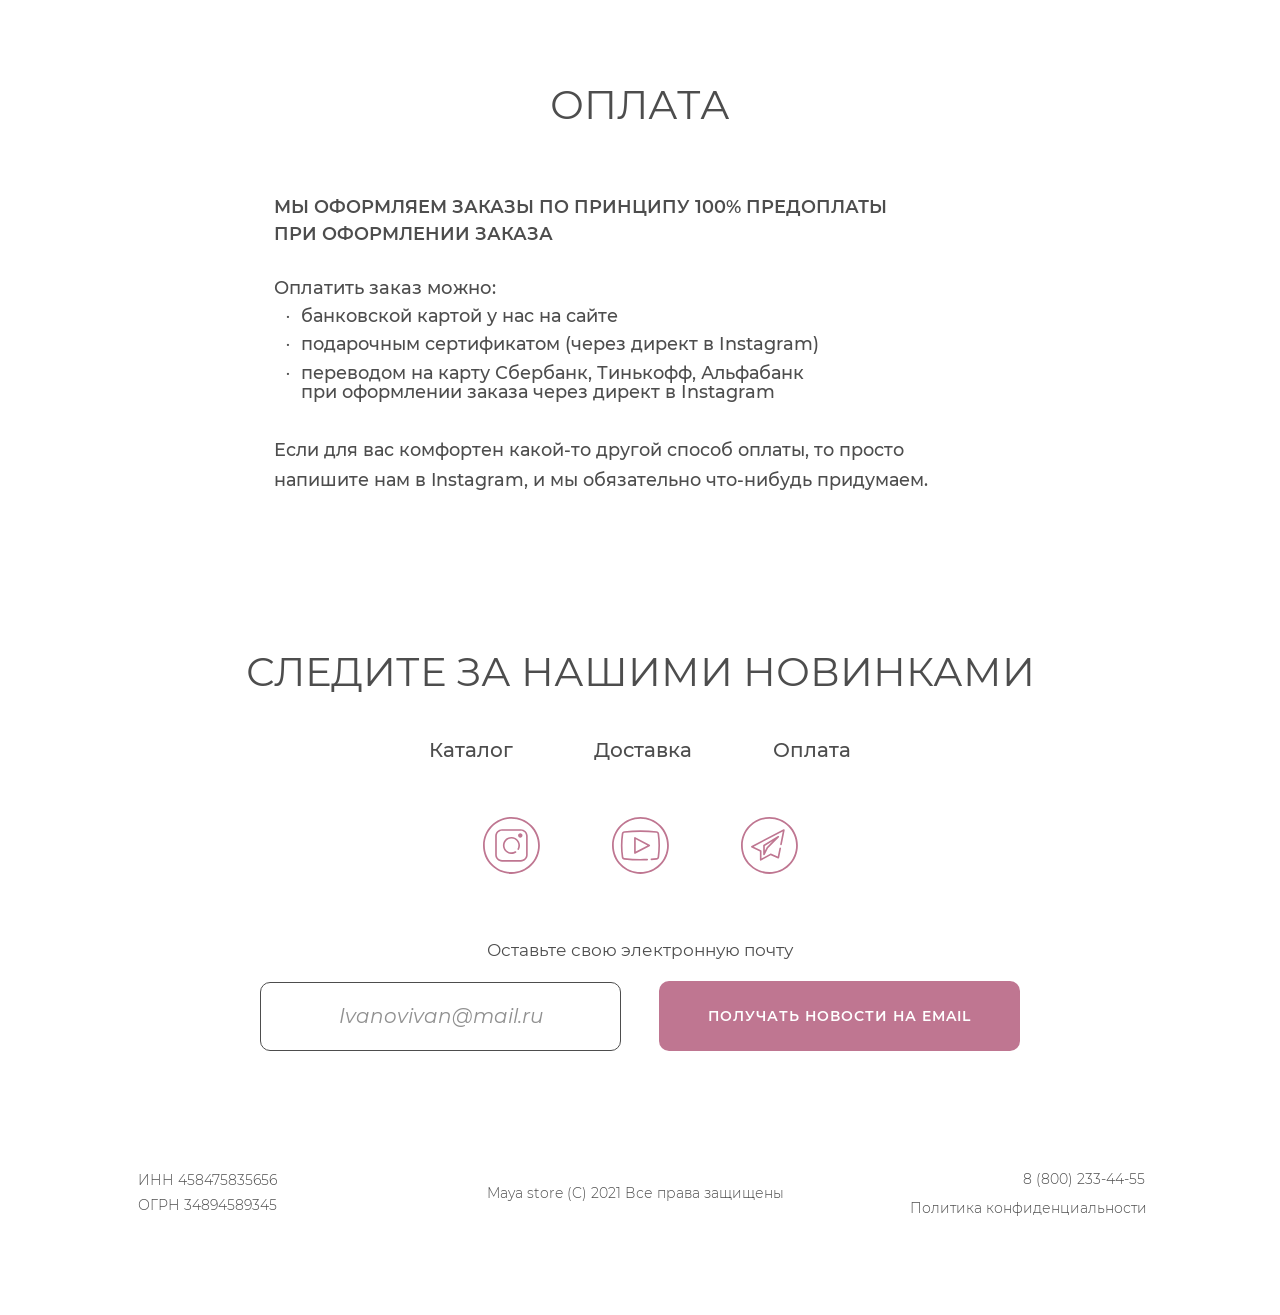
<file: dostavka.html>
<!DOCTYPE html>
<html lang="ru">
  <head>
    <meta charset="UTF-8">
    <meta http-equiv="X-UA-Compatible" content="IE=edge">
    <link rel="shortcut icon" href="img/favicon.svg">
    <meta name="viewport" content="width=device-width, initial-scale=1.0">
    <!--закрасить адресную строку и строку уведомлений в любой цвет.-->
    <meta name="theme-color" content="#1f1f1f">
    <!--Для поиска в сети-->
    <meta name="description" content="Рада видеть Вас на своём сайте.">
    <meta property="og:title" content="Сайт магазина белья для будущих мам">
    <meta property="og:type" content="website">
    <!-- здесь ссылка на сайт-->
    <meta property="og:url" content="http://....ru/">
    <!-- <meta property="og:image" content="картинка для поисковиков ссылка"> -->
    <meta property="og:image" content="https://raw.githubusercontent.com/leska-ver/leska-portfolio/main/img/propertyOgImage/og-dostavka.jpg">
    <meta name="keywords" content="заказать, цена, бельё, женское, мам">
    <!-- // Для поиска в сети-->
    <title>MAYA-Доставка</title>
    <link rel="stylesheet" href="css/normalize.css">
    <link rel="stylesheet" href="css/style.css">
    <!-- Временный багфикс. Когда гугл показывает старые данные, ставим это.  
    <meta http-equiv="Cache-Control" content="no-cache, no-store, must-revalidate">
    <meta http-equiv="Pragma" content="no-cache">
    <meta http-equiv="Expires" content="0">-->
  </head>
  <body>
    <div class="wrapper">
      <h1 class="visually-hidden">Я для семантики</h1>
      <header class="header dostavka1">      
        <div class="header__top pinc">
          <div class="header__top-container container tundora">
            <h2 class="header__top-h2 h2">Познакомьтесь с акциями этого месяца от MAYA</h2>
          </div>                
        </div>
        <div class="header__bottom">          
          <div class="header__bottom-container container">
            <a class="header__bottom-logo logo border-tapestry" href="index.html" aria-label="Логотип MAYA">
              <img class="logo__img" src="img/logo-black.png" alt="Логотип MAYA">
            </a>
            <div class="header__bottom-navigation navigation">
              <button class="navigation__burger burger" type="button">
                <span class="burger__lines"></span>
              </button>
              <nav class="navigation__nav">
                <ul class="navigation__list">
                  <li class="navigation__item">
                    <a class="navigation__link tundora border-tapestry" href="o-nas.html" aria-label="Ссылка">О нас</a>
                  </li>
                  <li class="navigation__item">
                    <a class="navigation__link tundora border-tapestry" href="catalog.html" aria-label="Ссылка">Каталог</a>
                  </li>
                  <li class="navigation__item">
                    <a class="navigation__link tundora border-tapestry" href="dostavka.html" aria-label="Ссылка">Доставка</a>
                  </li>
                </ul>
              </nav>
              <div class="navigation__overlay"></div>
            </div>
            <a class="header__bottom-telephone tundora border-tapestry" href="tel:+78002334455" aria-label="Номер для связи">
              <span>
                <svg width="40" height="40" viewBox="0 0 40 40" fill="none" xmlns="http://www.w3.org/2000/svg">
                  <path d="M26.2625 24.6418V26.7035C26.2633 26.8949 26.2203 27.0843 26.1362 27.2597C26.0522 27.435 25.9288 27.5925 25.7742 27.7218C25.6195 27.8512 25.4369 27.9497 25.2381 28.0111C25.0392 28.0724 24.8285 28.0951 24.6195 28.0779C22.3003 27.8481 20.0726 27.1255 18.1153 25.9682C16.2943 24.9131 14.7504 23.5053 13.5933 21.8449C12.3196 20.0521 11.5269 18.0109 11.2796 15.8867C11.2607 15.6967 11.2855 15.5052 11.3523 15.3243C11.4191 15.1435 11.5264 14.9773 11.6675 14.8364C11.8086 14.6955 11.9803 14.5829 12.1717 14.5058C12.3632 14.4287 12.5701 14.3888 12.7794 14.3886H15.0404C15.4061 14.3853 15.7607 14.5034 16.038 14.7209C16.3154 14.9384 16.4965 15.2404 16.5477 15.5706C16.6431 16.2304 16.8201 16.8782 17.0753 17.5017C17.1767 17.7477 17.1986 18.015 17.1385 18.272C17.0784 18.529 16.9387 18.7649 16.7361 18.9517L15.779 19.8245C16.8518 21.5449 18.4141 22.9695 20.301 23.9478L21.2581 23.075C21.463 22.8902 21.7217 22.7629 22.0036 22.7081C22.2854 22.6533 22.5786 22.6733 22.8484 22.7658C23.5321 22.9984 24.2426 23.1598 24.9662 23.2468C25.3323 23.2939 25.6666 23.462 25.9056 23.7193C26.1446 23.9765 26.2716 24.3048 26.2625 24.6418Z" stroke="#484848" stroke-width="1.5" stroke-linecap="round" stroke-linejoin="round"/>
                  <path d="M27.9997 18.8067C27.9997 14.7135 24.3193 11.4472 20.2725 11.8946" stroke="#484848" stroke-width="1.5" stroke-linecap="round" stroke-linejoin="round"/>
                  <path d="M24.9088 18.808C24.9088 16.5335 22.7006 14.7186 20.2725 14.9672" stroke="#484848" stroke-width="1.5" stroke-linecap="round" stroke-linejoin="round"/>
                  <circle opacity="0.8" cx="20" cy="20" r="19.5" stroke="#484848"/>
                </svg>
              </span>
              8 (800) 233-44-55
            </a>
          </div>
        </div>
      </header>
      <main>
        <section class="dostavka">
          <div class="dostavka__container container">
            <h2 class="dostavka__h2 h2">Доставка</h2>
            <!-- Шаблон-Блок текста 1 -->
            <div class="dostavka__methods method">
              <div class="method-card">
                <h3 class="method-card__title h3">ОБРАБОТКА</h3>
                <p class="method-card__text desc">После оформления заказа нам нужно время на обработку и отправку. 
                  Обычно это занимает 2-3 рабочих дня.</p>
                  <p class="method-card__text desc">Доставка бесплатная при сумме заказа от 5000 RUB.
                  </p>  
              </div>
              <div class="method-card">
                <h3 class="method-card__title h3">ПО РОССИИ</h3>
                <p class="method-card__text desc">Мы отправляем заказы Почтой России посылкой 1 класса.</p>
                <p class="method-card__text desc">После отправки мы вышлем трек-номер для отслеживания на вашу 
                  электронную почту или свяжемся с вами по телефону.</p>
                <p class="method-card__text desc">Стоимость рассчитывается автоматически в зависимости от вашего региона.</p>
                <p class="method-card__text desc">Отследить посылочку можно будет здесь <a class="method-card__link" href="#">https://www.pochta.ru/tracking</a></p>
              </div>
              <div class="method-card">
                <h3 class="method-card__title h3">СДЭК</h3>
                <p class="method-card__text desc">Также мы можем отправить посылку СДЭКом до пункта самовывоза (ПВЗ) 
                  или курьером до вашей квартиры.</p>
                <p class="method-card__text desc">Стоимость до ПВЗ и до двери рассчитывается автоматически в зависимости 
                  от вашего региона по нашему тарифу со СДЭК.</p>
              </div>
              <div class="method-card">
                <h3 class="method-card__title h3">ПО МИРУ</h3>
                <p class="method-card__text desc">По миру мы отправляем посылочки Почтой России.</p>
                <p class="method-card__text desc">Стоимость рассчитывается индивидуально нашим менеджером (для вашей страны), после оформления заказа.</p>
              </div>
            </div>
          </div>
        </section>
        <section class="payment">
          <div class="payment__container container">
            <h2 class="payment__h2 h2">Оплата</h2>
            <!-- Шаблон-Блок текста -->
            <div class="payment__methods method">
              <div class="method-card">
                <h3 class="method-card__title h3">Мы оформляем заказы по принципу 100% предоплаты 
                  при оформлении заказа</h3>
                <p class="method-card__intro">Оплатить заказ можно:</p>  
                <ul class="method-card__list">
                  <li class="method-card__item">банковской картой у нас на сайте</li>
                  <li class="method-card__item">подарочным сертификатом (через директ в Instagram)</li>
                  <li class="method-card__item">переводом на карту Сбербанк, Тинькофф, Альфабанк 
                    при оформлении заказа через директ в Instagram</li>
                </ul>
                <p class="method-card__text desc">Если для вас комфортен какой-то другой способ оплаты, то просто напишите нам в Instagram, и мы обязательно что-нибудь придумаем.</p>
              </div>              
            </div>
          </div>
        </section>    
        <!-- Шаблон-2.2 -->
        <section class="latest">
          <div class="latest__container container">
            <h2 class="latest__h2 h2">Следите за нашими новинками</h2>
            <ul class="latest__list">
              <li class="latest__item">
                <a class="latest__link" href="catalog.html" aria-label="Нажмите чтобы узнать о компании" target="_blank">Каталог</a>
              </li>
              <li class="latest__item">
                <a class="latest__link" href="dostavka.html" aria-label="Нажмите чтобы узнать о гарантии и возврате" target="_blank">Доставка</a>
              </li>
              <li class="latest__item">
                <a class="latest__link" href="#" aria-label="Нажмите чтобы узнать что мы предлагаем корпоративным клиентам" target="_blank">Оплата</a>
              </li>
            </ul>
            <nav class="latest__nav">
              <ul class="latest__list-icone">
                <li class="latest__item-isone">
                  <a href="www.instagram.com/" class="latest__link-icone" aria-label="Наш Instagram" target="_blank">
                    <svg width="57" height="57" viewBox="0 0 57 57" fill="none" xmlns="http://www.w3.org/2000/svg">
                      <path d="M48.554 8.3306C43.182 2.95844 36.0394 0 28.4423 0C20.8452 0 13.7026 2.95844 8.3306 8.3306C2.95844 13.7026 0 20.8452 0 28.4423C0 36.0394 2.95844 43.182 8.3306 48.554C13.7026 53.9262 20.8452 56.8846 28.4423 56.8846C36.0394 56.8846 43.182 53.9262 48.554 48.554C53.9261 43.1819 56.8846 36.0394 56.8846 28.4423C56.8846 20.8452 53.9262 13.7026 48.554 8.3306ZM28.4423 55.0883C13.7496 55.0883 1.79631 43.135 1.79631 28.4423C1.79631 13.7496 13.7496 1.79631 28.4423 1.79631C43.135 1.79631 55.0883 13.7496 55.0883 28.4423C55.0883 43.135 43.135 55.0883 28.4423 55.0883Z" fill="#BF7691"/>
                      <path d="M37.8474 12.1636H19.0396C15.2487 12.1636 12.1648 15.2476 12.1648 19.0384V37.8464C12.1648 41.637 15.2488 44.7211 19.0396 44.7211H37.8476C41.6382 44.7211 44.7223 41.637 44.7223 37.8463V19.0384C44.7222 15.2475 41.6382 12.1636 37.8474 12.1636ZM43.0668 37.8462C43.0668 40.7241 40.7253 43.0656 37.8474 43.0656H19.0396C16.1616 43.0656 13.8202 40.7241 13.8202 37.8462V19.0384C13.8202 16.1604 16.1616 13.819 19.0396 13.819H37.8476C40.7254 13.819 43.0669 16.1604 43.0669 19.0384V37.8462H43.0668Z" fill="#BF7691"/>
                      <path d="M36.9826 27.9529C36.7378 23.598 33.194 20.0945 28.8367 19.898C23.8086 19.6714 19.6694 23.8126 19.899 28.8413C20.0982 33.199 23.6045 36.741 27.9599 36.9822C29.7979 37.0841 31.5191 36.6006 32.9568 35.703C33.4046 35.4234 33.4776 34.8005 33.1043 34.4273C33.1003 34.4233 33.0964 34.4194 33.0925 34.4156C32.8205 34.1434 32.3985 34.1023 32.0716 34.3055C30.9974 34.973 29.7277 35.3541 28.3694 35.3398C24.5345 35.2995 21.4402 32.0794 21.5482 28.2457C21.6568 24.3876 24.949 21.3118 28.8851 21.5585C32.2768 21.771 35.0376 24.4755 35.317 27.8625C35.4308 29.2422 35.1341 30.5457 34.5378 31.6669C34.3672 31.988 34.4198 32.3818 34.6769 32.6389C34.6811 32.6431 34.6854 32.6474 34.6896 32.6516C35.0759 33.0379 35.7292 32.9471 35.9874 32.4657C36.7022 31.1319 37.0746 29.5887 36.9826 27.9529Z" fill="#BF7691"/>
                      <path d="M37.2725 20.7168C38.4915 20.7168 39.4798 19.7286 39.4798 18.5095C39.4798 17.2905 38.4915 16.3022 37.2725 16.3022C36.0534 16.3022 35.0652 17.2905 35.0652 18.5095C35.0652 19.7286 36.0534 20.7168 37.2725 20.7168Z" fill="#BF7691"/>
                    </svg>                        
                  </a>
                </li>
                <li class="latest__item-isone">
                  <a href="https://www.youtube.com/" class="latest__link-icone" aria-label="Наш YouTube" target="_blank">
                    <svg width="57" height="57" viewBox="0 0 57 57" fill="none" xmlns="http://www.w3.org/2000/svg">
                      <path d="M48.554 8.3306C43.182 2.95844 36.0394 0 28.4423 0C20.8452 0 13.7026 2.95844 8.33071 8.3306C2.95844 13.7026 0 20.8452 0 28.4423C0 36.0394 2.95844 43.182 8.33071 48.554C13.7026 53.9262 20.8452 56.8846 28.4423 56.8846C36.0394 56.8846 43.182 53.9262 48.554 48.554C53.9261 43.1819 56.8846 36.0394 56.8846 28.4423C56.8846 20.8452 53.9262 13.7026 48.554 8.3306ZM28.4423 55.0883C13.7496 55.0883 1.79631 43.135 1.79631 28.4423C1.79631 13.7496 13.7496 1.79631 28.4423 1.79631C43.135 1.79631 55.0883 13.7496 55.0883 28.4423C55.0883 43.135 43.135 55.0883 28.4423 55.0883Z" fill="#BF7691"/>
                      <path d="M47.177 16.7228C46.9806 15.3781 45.8965 14.3316 44.5407 14.1781C33.8587 12.9679 23.0263 12.968 12.3443 14.1781C10.9884 14.3317 9.90441 15.3781 9.70792 16.7229C8.57294 24.4986 8.57294 32.3839 9.70792 40.1598C9.90431 41.5045 10.9884 42.551 12.3442 42.7045C17.6853 43.3096 23.0638 43.6123 28.4424 43.6123C30.732 43.6123 33.0217 43.5568 35.3083 43.4469C35.7488 43.4257 36.0947 43.0606 36.0947 42.6196C36.0947 42.1462 35.6982 41.7709 35.2254 41.7935C27.6567 42.1563 20.0557 41.9122 12.5305 41.0595C11.921 40.9905 11.4337 40.5221 11.346 39.9205C10.2342 32.3034 10.2342 24.579 11.3459 16.962C11.4338 16.3604 11.921 15.892 12.5306 15.823C17.8096 15.225 23.126 14.9259 28.4424 14.9259C33.7589 14.9259 39.0752 15.2249 44.3544 15.823C44.9639 15.892 45.4511 16.3605 45.5388 16.962C46.6506 24.5791 46.6506 32.3035 45.5389 39.9205C45.451 40.5222 44.9639 40.9905 44.3544 41.0595C44.3544 41.0595 44.3544 41.0595 44.3543 41.0595C42.6521 41.2523 40.9459 41.414 39.2373 41.5445C38.8054 41.5775 38.4712 41.936 38.4712 42.3691V42.3699C38.4712 42.8509 38.88 43.2322 39.3595 43.1955C41.0896 43.0634 42.817 42.8996 44.5406 42.7044C45.8965 42.5508 46.9805 41.5044 47.177 40.1596C48.312 32.384 48.312 24.4986 47.177 16.7228Z" fill="#BF7691"/>
                      <path d="M37.6564 27.7101L23.309 20.1741C23.0524 20.0393 22.744 20.0485 22.4961 20.1985C22.248 20.3484 22.0964 20.617 22.0964 20.9069V35.9788C22.0964 36.2687 22.248 36.5374 22.4961 36.6873C22.6274 36.7666 22.7756 36.8066 22.9241 36.8066C23.0561 36.8066 23.1883 36.775 23.309 36.7116L37.6564 29.1756C37.9287 29.0326 38.0993 28.7504 38.0993 28.4428C38.0993 28.1352 37.9287 27.8532 37.6564 27.7101ZM23.7519 34.6092V22.2767L35.4915 28.4429L23.7519 34.6092Z" fill="#BF7691"/>
                    </svg>
                  </a>
                </li>
                <li class="latest__item-isone">
                  <a href="https://web.telegram.org/k/" class="latest__link-icone" aria-label="Наш Telegram" target="_blank">
                    <svg width="57" height="57" viewBox="0 0 57 57" fill="none" xmlns="http://www.w3.org/2000/svg">
                      <path d="M48.554 8.3306C43.182 2.95844 36.0394 0 28.4423 0C20.8452 0 13.7026 2.95844 8.3306 8.3306C2.95844 13.7026 0 20.8452 0 28.4423C0 36.0394 2.95844 43.182 8.3306 48.554C13.7026 53.9262 20.8452 56.8846 28.4423 56.8846C36.0394 56.8846 43.182 53.9262 48.554 48.554C53.9261 43.1819 56.8846 36.0394 56.8846 28.4423C56.8846 20.8452 53.9262 13.7026 48.554 8.3306ZM28.4423 55.0883C13.7496 55.0883 1.79631 43.135 1.79631 28.4423C1.79631 13.7496 13.7496 1.79631 28.4423 1.79631C43.135 1.79631 55.0883 13.7496 55.0883 28.4423C55.0883 43.135 43.135 55.0883 28.4423 55.0883Z" fill="#BF7691"/>
                      <path d="M43.3698 12.4356C43.1157 12.2441 42.7742 12.2154 42.4916 12.3616L10.4859 28.9163C10.2092 29.0593 10.0363 29.3457 10.0383 29.6571C10.0404 29.9686 10.2172 30.2525 10.4959 30.3919L18.8676 34.5775V42.8717C18.8676 43.0887 18.9415 43.3035 19.0909 43.4611C19.2561 43.6355 19.4757 43.7229 19.6955 43.7229C19.8339 43.7229 19.9723 43.6883 20.0975 43.6187L29.6754 38.2976L37.0061 41.4393C37.1621 41.5062 37.3347 41.5338 37.5016 41.5027C37.8451 41.4385 38.1005 41.1754 38.1656 40.8503L40.0204 31.5762C40.1227 31.064 39.731 30.5861 39.2086 30.5861C38.814 30.5859 38.4744 30.8644 38.397 31.2512L36.7422 39.5251L29.9543 36.616C29.7191 36.5152 29.4502 36.529 29.2262 36.6532L20.5232 41.4883V34.0659C20.5232 33.7524 20.346 33.4659 20.0656 33.3255L12.6921 29.6388L41.7224 14.6231L39.2031 27.2193C39.1007 27.7315 39.4924 28.2094 40.0148 28.2094C40.4093 28.2094 40.7491 27.9308 40.8266 27.5439L43.6835 13.259C43.7459 12.9471 43.6239 12.6269 43.3698 12.4356Z" fill="#BF7691"/>
                      <path d="M38.004 19.2053C37.7439 18.876 37.2782 18.7933 36.9207 19.0136L22.5733 27.8427C22.3285 27.9934 22.1794 28.2603 22.1794 28.5477V37.3769C22.1793 37.7608 22.4433 38.0942 22.8168 38.1825C22.8804 38.1975 22.9442 38.2048 23.0073 38.2048C23.3151 38.2048 23.6049 38.0322 23.7473 37.7471L26.9982 31.2454L37.9397 20.3039C38.2366 20.0069 38.2642 19.5348 38.004 19.2053ZM25.7326 30.1696C25.6699 30.2325 25.6175 30.3052 25.5777 30.3848L23.8349 33.8704V29.0102L31.7839 24.1184L25.7326 30.1696Z" fill="#BF7691"/>
                    </svg>
                  </a>
                </li>
              </ul>
            </nav>            
            <!-- Допустим, это блок с email подпиской --> 
            <p class="latest__text">Оставьте свою электронную почту</p>
            <form class="latest__form" action="mail.php" enctype="multipart/form-data" method="POST" aria-label="Здесь Вы можете получать новости на email" novalidate="novalidate">
              <!-- Скрытые поля ДЛЯ АДМИНА -->
              <input type="hidden" name="admin_email[]" value="darki@yandex.ru"><!--darki@yandex.ru-->
              <input type="hidden" name="admin_email[]" value="darki@mail.ru"><!--darki@mail.ru-->
              <input type="hidden" name="form_subject" value="Получать новости на email"><!-- Для кнопки -->
              <!-- ЭТО для ясности (форме шаблон) -->
              <input type="hidden" name="form_type" value="subscribe">
              <input type="hidden" name="name" value="Подписка на email">
              <!-- Скрытое поле для определения страницы (заполняется через скрипт) -->
              <input type="hidden" name="page_url" id="page_url" value="доставка">
              <!-- Обернула в div, если понядобиться ещё один label -->
              <div class="latest__block">
                <!--data здесь он обрабатывает плагин валидатор кода-->
                <label class="latest__label" for="emailZakaz">
                  <input class="latest__input" type="email" name="email" placeholder="Ivanovivan@mail.ru" data-validate-field="email"
                  id="emailZakaz" aria-label="Введите вашу почту" maxlength="35">
                </label>
              </div>
              <button class="latest__button btn">Получать новости на email</button>
            </form>
          </div>
        </section>
      </main>
      <footer class="footer">
        <div class="footer__container container">
          <div class="footer__inn">
            <span>Инн 458475835656 <br>ОГРН 34894589345</span>
          </div>
          <p class="footer__copyright">Maya store (C) 2021 Все права защищены</p>
          <div class="footer__contact">
            <a class="footer__link" href="tel:88002334455" aria-label="Номер для связи">8 (800) 233-44-55</a>
            <a class="footer__conditionality" href="Политика-конфиденциальности.docx" aria-label="Ссылка для скачивание .docx" target="_blank">Политика конфиденциальности</a>
          </div>
        </div>
      </footer>
    </div>


    
    <script src="js/script.js"></script>

    <!-- AJAX - Чтобы сайт не прыгал, нужно отправлять форму без перезагрузки страницы. ОН должен стоят после ваших скриптов, но до закрывающего тега </body>. -->
    <script>
      document.addEventListener('DOMContentLoaded', function() {
      // Ловим любые формы, которые отправляются на mail.php ИЛИ mail-NoLoga.php
      const forms = document.querySelectorAll('form[action*="mail.php"], form[action*="mail-NoLoga.php"]');

      forms.forEach(form => {
        form.addEventListener('submit', function(e) {
          e.preventDefault(); // Останавливаем обычную отправку

          const formData = new FormData(this);

          fetch(this.action, {
            method: 'POST',
            body: formData
          })
          .then(response => {
            if (response.ok) {
              // Показываем сообщение об успехе
              const message = document.createElement('div');
              message.className = 'success-message';
              message.textContent = '👍 Спасибо! Данные отправлены.';
              message.style.cssText = 'position: fixed; top: 20px; right: 20px; background: #BF7691; color: white; padding: 15px 25px; border-radius: 5px; box-shadow: 0 4px 6px rgba(0,0,0,0.1); z-index: 9999; animation: slideIn 0.3s ease;';
              
              document.body.appendChild(message);
              
              // Убираем сообщение через 3 секунды
              setTimeout(() => message.remove(), 3000);
              
              // Очищаем поле email (если есть)
              const emailInput = this.querySelector('input[name="email"]');
              if (emailInput) emailInput.value = '';
            } else {
              alert('❌ Ошибка при отправке');
            }
          })
          .catch(error => {
            console.error('Ошибка:', error);
            alert('❌ Произошла ошибка');
          });
        });
      });
    });
    </script>

    <!-- Скрытое поле для определения страницы (заполняется через скрипт) -->
    <script>
      // Определяем, на какой мы странице
      const path = window.location.pathname;
      let page = 'неизвестно';
      
      if (path.includes('index') || path === '/') page = 'главная';
      else if (path.includes('dostavka')) page = 'доставка';
      
      document.getElementById('page_url').value = page;
    </script> 
  </body>
</html>
</file>
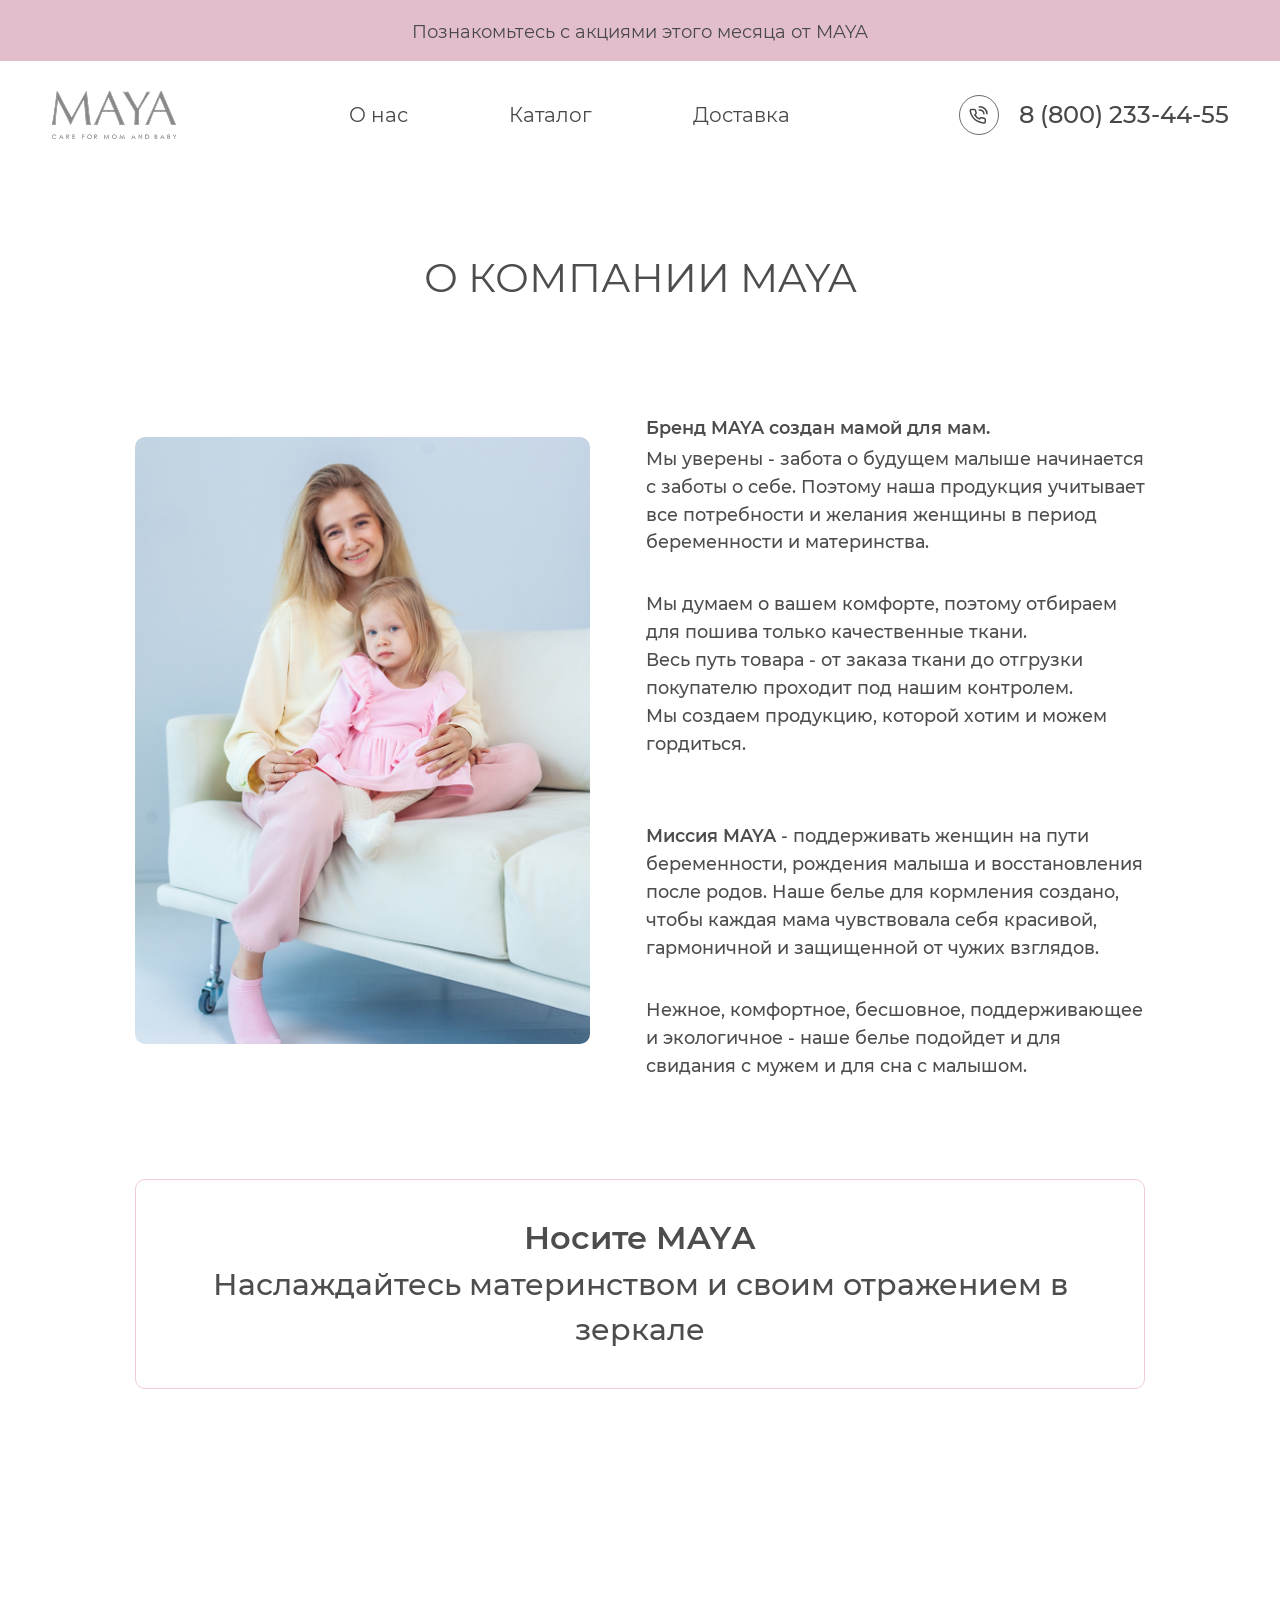
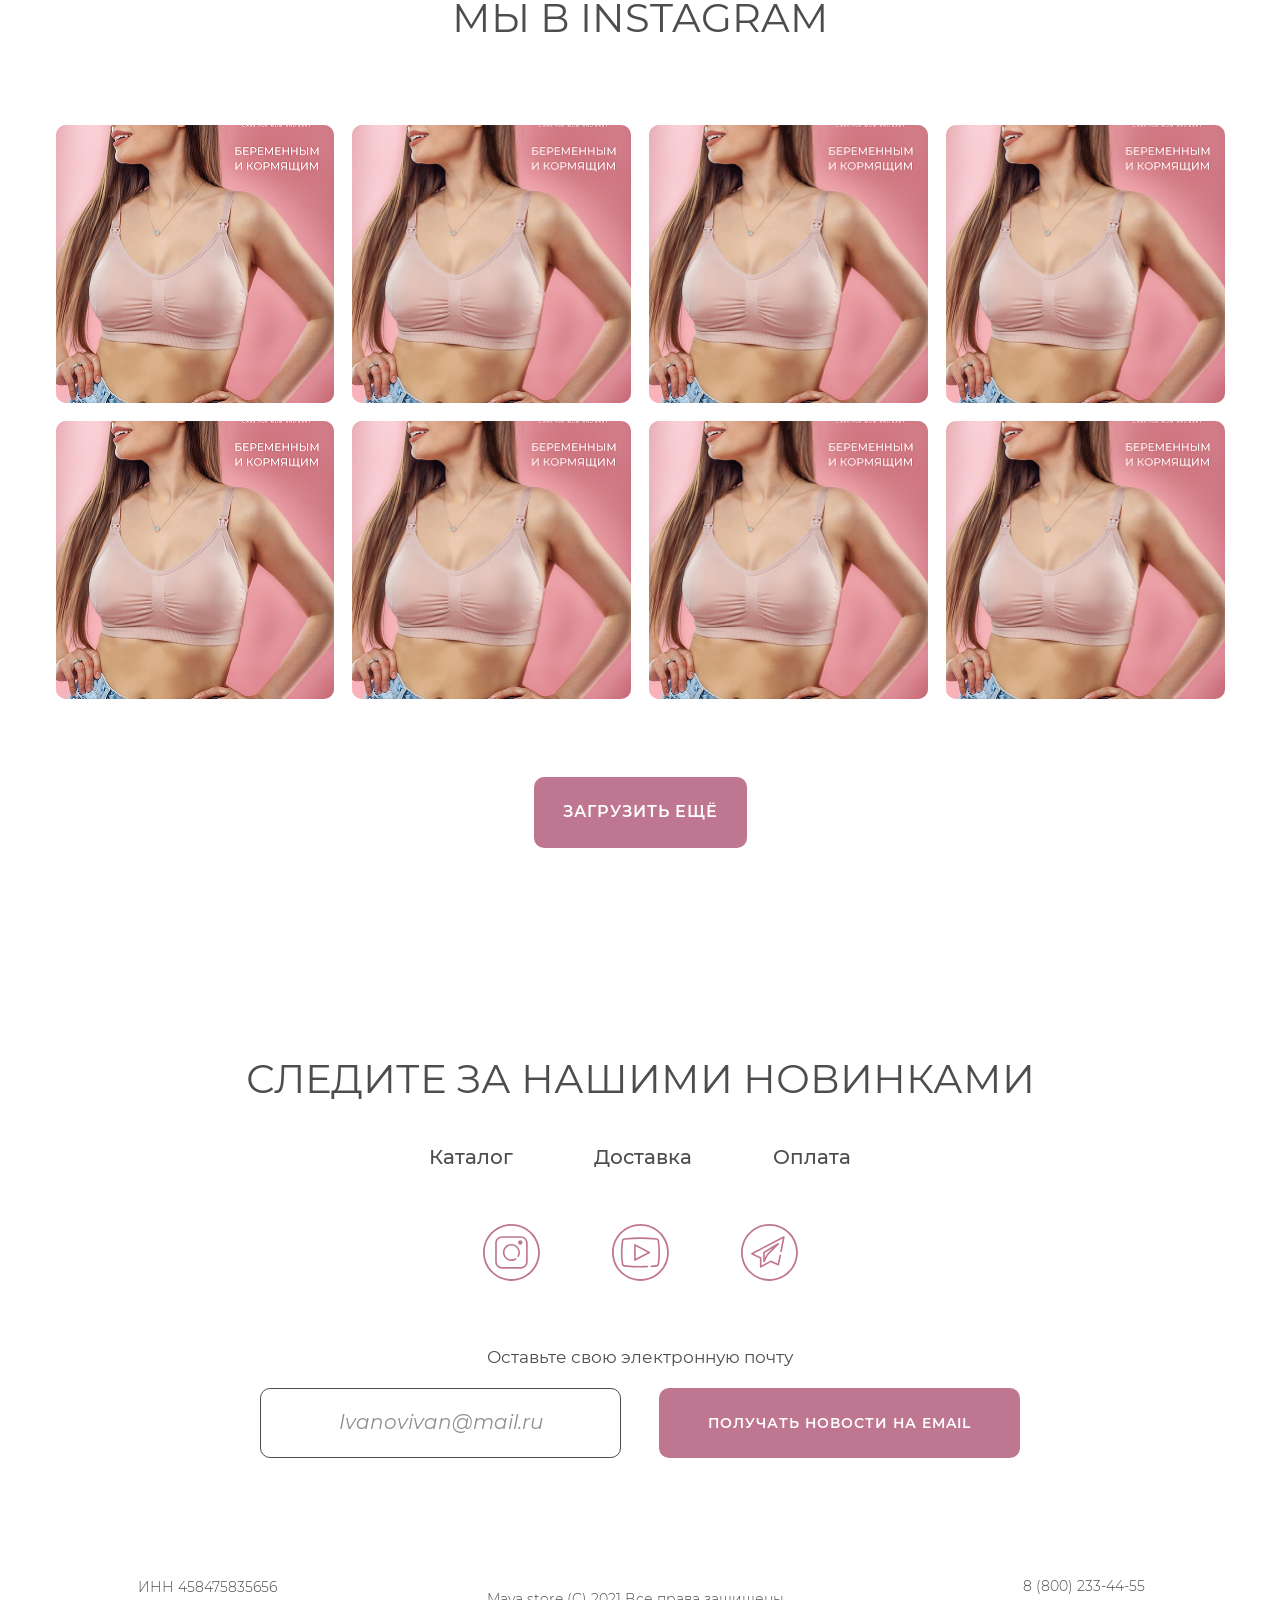
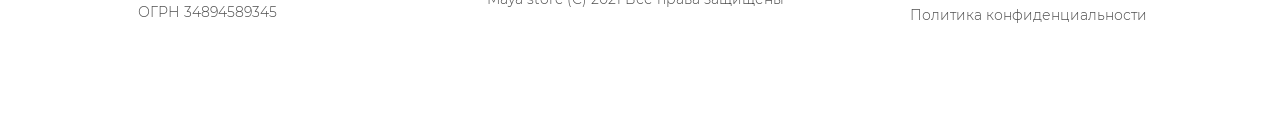
<file: o-nas.html>
<!DOCTYPE html>
<html lang="ru">
  <head>
    <meta charset="UTF-8">
    <meta http-equiv="X-UA-Compatible" content="IE=edge">
    <link rel="shortcut icon" href="img/favicon.svg">
    <meta name="viewport" content="width=device-width, initial-scale=1.0">
    <!--закрасить адресную строку и строку уведомлений в любой цвет.-->
    <meta name="theme-color" content="#1f1f1f">
    <!--Для поиска в сети-->
    <meta name="description" content="Рада видеть Вас на своём сайте.">
    <meta property="og:title" content="Сайт магазина белья для будущих мам">
    <meta property="og:type" content="website">
    <!-- здесь ссылка на сайт-->
    <meta property="og:url" content="http://....ru/">
    <!-- <meta property="og:image" content="картинка для поисковиков ссылка"> -->
    <meta property="og:image" content="https://raw.githubusercontent.com/leska-ver/leska-portfolio/main/img/propertyOgImage/og-o-nas.jpg">
    <meta name="keywords" content="заказать, цена, бельё, женское, мам">
    <!-- // Для поиска в сети-->
    <title>MAYA-О нас</title>
    <link rel="stylesheet" href="css/normalize.css">
    <link rel="stylesheet" href="css/style.css">
    <!-- Временный багфикс. Когда гугл показывает старые данные, ставим это.  
    <meta http-equiv="Cache-Control" content="no-cache, no-store, must-revalidate">
    <meta http-equiv="Pragma" content="no-cache">
    <meta http-equiv="Expires" content="0">-->
  </head>
  <body>
    <div class="wrapper">
      <h1 class="visually-hidden">Я для семантики</h1>
      <header class="header o-nas1">      
        <div class="header__top pinc">
          <div class="header__top-container container tundora">
            <h2 class="header__top-h2 h2">Познакомьтесь с акциями этого месяца от MAYA</h2>
          </div>                
        </div>
        <div class="header__bottom">          
          <div class="header__bottom-container container">
            <a class="header__bottom-logo logo border-tapestry" href="index.html" aria-label="Логотип MAYA">
              <img class="logo__img" src="img/logo-black.png" alt="Логотип MAYA">
            </a>
            <div class="header__bottom-navigation navigation">
              <button class="navigation__burger burger" type="button">
                <span class="burger__lines"></span>
              </button>
              <nav class="navigation__nav">
                <ul class="navigation__list">
                  <li class="navigation__item">
                    <a class="navigation__link tundora border-tapestry" href="o-nas.html" aria-label="Ссылка">О нас</a>
                  </li>
                  <li class="navigation__item">
                    <a class="navigation__link tundora border-tapestry" href="catalog.html" aria-label="Ссылка">Каталог</a>
                  </li>
                  <li class="navigation__item">
                    <a class="navigation__link tundora border-tapestry" href="dostavka.html" aria-label="Ссылка">Доставка</a>
                  </li>
                </ul>
              </nav>
              <div class="navigation__overlay"></div>
            </div>
            <a class="header__bottom-telephone tundora border-tapestry" href="tel:+78002334455" aria-label="Номер для связи">
              <span>
                <svg width="40" height="40" viewBox="0 0 40 40" fill="none" xmlns="http://www.w3.org/2000/svg">
                  <path d="M26.2625 24.6418V26.7035C26.2633 26.8949 26.2203 27.0843 26.1362 27.2597C26.0522 27.435 25.9288 27.5925 25.7742 27.7218C25.6195 27.8512 25.4369 27.9497 25.2381 28.0111C25.0392 28.0724 24.8285 28.0951 24.6195 28.0779C22.3003 27.8481 20.0726 27.1255 18.1153 25.9682C16.2943 24.9131 14.7504 23.5053 13.5933 21.8449C12.3196 20.0521 11.5269 18.0109 11.2796 15.8867C11.2607 15.6967 11.2855 15.5052 11.3523 15.3243C11.4191 15.1435 11.5264 14.9773 11.6675 14.8364C11.8086 14.6955 11.9803 14.5829 12.1717 14.5058C12.3632 14.4287 12.5701 14.3888 12.7794 14.3886H15.0404C15.4061 14.3853 15.7607 14.5034 16.038 14.7209C16.3154 14.9384 16.4965 15.2404 16.5477 15.5706C16.6431 16.2304 16.8201 16.8782 17.0753 17.5017C17.1767 17.7477 17.1986 18.015 17.1385 18.272C17.0784 18.529 16.9387 18.7649 16.7361 18.9517L15.779 19.8245C16.8518 21.5449 18.4141 22.9695 20.301 23.9478L21.2581 23.075C21.463 22.8902 21.7217 22.7629 22.0036 22.7081C22.2854 22.6533 22.5786 22.6733 22.8484 22.7658C23.5321 22.9984 24.2426 23.1598 24.9662 23.2468C25.3323 23.2939 25.6666 23.462 25.9056 23.7193C26.1446 23.9765 26.2716 24.3048 26.2625 24.6418Z" stroke="#484848" stroke-width="1.5" stroke-linecap="round" stroke-linejoin="round"/>
                  <path d="M27.9997 18.8067C27.9997 14.7135 24.3193 11.4472 20.2725 11.8946" stroke="#484848" stroke-width="1.5" stroke-linecap="round" stroke-linejoin="round"/>
                  <path d="M24.9088 18.808C24.9088 16.5335 22.7006 14.7186 20.2725 14.9672" stroke="#484848" stroke-width="1.5" stroke-linecap="round" stroke-linejoin="round"/>
                  <circle opacity="0.8" cx="20" cy="20" r="19.5" stroke="#484848"/>
                </svg>
              </span>
              8 (800) 233-44-55
            </a>
          </div>
        </div>
      </header>
      <main>
        <section class="o-nas">
          <div class="o-nas__container container">
            <h2 class="o-nas__h2 h2">О компании MAYA</h2>
            <div class="o-nas__block">
              <div class="o-nas__img">
                <picture>
                <source srcset="./img/o-nas.jpg" media="(max-width: 400px)">
                <img src="./img/o-nas.jpg" alt="Мама и доченька">
              </picture>
              </div>
              <div class="o-nas__info">
                <h3 class="o-nas__h3 h3">Бренд MAYA создан мамой для мам. </h3>
                <p class="o-nas__desc">Мы уверены - забота о будущем малыше начинается с заботы о себе. Поэтому наша продукция учитывает все потребности и желания женщины в период беременности и материнства.</p>
                <p class="o-nas__desc">Мы думаем о вашем комфорте, поэтому отбираем для пошива только качественные ткани. 
                <br>Весь путь товара - от заказа ткани до отгрузки покупателю проходит 
                  под нашим контролем.
                <br>Мы создаем продукцию, которой хотим и можем гордиться.</p>
                <p class="o-nas__desc enter30"><strong>Миссия MAYA</strong>
                 - поддерживать женщин на пути беременности, рождения малыша и восстановления после родов. Наше белье для кормления создано, чтобы каждая мама чувствовала себя красивой, гармоничной и защищенной от чужих  взглядов. </p>
                <p class="o-nas__desc">Нежное, комфортное, бесшовное, поддерживающее и экологичное - наше белье подойдет и для свидания с мужем и для сна с малышом.</p>
              </div>
              <div class="o-nas__baner">
                <h3 class="o-nas__title h3">Носите MAYА</h3>
                <p class="o-nas__text">Наслаждайтесь материнством и своим отражением в зеркале</p>
              </div>
            </div>
          </div>
        </section>
        <section class="instagram">
          <div class="instagram__container container">
            <h2 class="instagram__h2 h2">Мы в Instagram</h2>
            <ul class="instagram__list width-1169" id="list-further">
              <li class="instagram__item">
                <article class="instagram__article">
                  <div class="instagram__platform">
                    <img class="instagram__img" src="./img/bra.jpg" alt="Фото товара">
                    <div class="instagram__overlay"></div>
                  </div>
                  <div class="instagram__info">
                    <div class="instagram__svgs">
                      <div class="instagram__svg">
                        <svg width="24" height="24" viewBox="0 0 24 24" fill="none" xmlns="http://www.w3.org/2000/svg">
                          <g id="favorite_border_24px_1">
                          <path id="icon-action-favorite_border_24px_1" fill-rule="evenodd" clip-rule="evenodd" d="M12 4.91501C13.09 3.63501 14.76 2.82501 16.5 2.82501C19.58 2.82501 22 5.24501 22 8.32501C22 12.1019 18.6056 15.18 13.4627 19.8435L13.45 19.855L12 21.175L10.55 19.865L10.5105 19.8291C5.38263 15.1693 2 12.0953 2 8.32501C2 5.24501 4.42 2.82501 7.5 2.82501C9.24 2.82501 10.91 3.63501 12 4.91501ZM12 18.475L12.1 18.375C16.86 14.065 20 11.215 20 8.32501C20 6.32501 18.5 4.82501 16.5 4.82501C14.96 4.82501 13.46 5.81501 12.94 7.18501H11.07C10.54 5.81501 9.04 4.82501 7.5 4.82501C5.5 4.82501 4 6.32501 4 8.32501C4 11.215 7.14 14.065 11.9 18.375L12 18.475Z" fill="white"/>
                          </g>
                        </svg> 
                        <span class="instagram__count">2,4К</span>
                      </div>
                      <div class="instagram__svg">
                        <svg width="24" height="24" viewBox="0 0 24 24" fill="none" xmlns="http://www.w3.org/2000/svg">
                          <path d="M12 2C17.52 2 22 6.48 22 12C22 13.54 21.61 15 20.92 16.28L22 22L16.28 20.92C15 21.61 13.54 22 12 22C6.48 22 2 17.52 2 12C2 6.48 6.48 2 12 2Z" 
                            stroke="currentColor" 
                            stroke-width="2"
                            fill="none"/>
                        </svg> 
                        <span class="instagram__count">14</span>
                      </div>                        
                    </div>
                    <div class="instagram__text">
                      <h3 class="instagram__h3">Black friday! ⚡️</h3>
                      <p class="instagram__desc">Объявляем самую масштабную распродажу</p>
                    </div>
                  </div>
                </article>
              </li>
              <li class="instagram__item">
                <article class="instagram__article">
                  <div class="instagram__platform">
                    <img class="instagram__img" src="./img/bra.jpg" alt="Фото товара">
                    <div class="instagram__overlay"></div>
                  </div>
                  <div class="instagram__info">
                    <div class="instagram__svgs">
                      <div class="instagram__svg">
                        <svg width="24" height="24" viewBox="0 0 24 24" fill="none" xmlns="http://www.w3.org/2000/svg">
                          <g id="favorite_border_24px_2">
                          <path id="icon-action-favorite_border_24px_2" fill-rule="evenodd" clip-rule="evenodd" d="M12 4.91501C13.09 3.63501 14.76 2.82501 16.5 2.82501C19.58 2.82501 22 5.24501 22 8.32501C22 12.1019 18.6056 15.18 13.4627 19.8435L13.45 19.855L12 21.175L10.55 19.865L10.5105 19.8291C5.38263 15.1693 2 12.0953 2 8.32501C2 5.24501 4.42 2.82501 7.5 2.82501C9.24 2.82501 10.91 3.63501 12 4.91501ZM12 18.475L12.1 18.375C16.86 14.065 20 11.215 20 8.32501C20 6.32501 18.5 4.82501 16.5 4.82501C14.96 4.82501 13.46 5.81501 12.94 7.18501H11.07C10.54 5.81501 9.04 4.82501 7.5 4.82501C5.5 4.82501 4 6.32501 4 8.32501C4 11.215 7.14 14.065 11.9 18.375L12 18.475Z" fill="white"/>
                          </g>
                        </svg> 
                        <span class="instagram__count">2,4К</span>
                      </div>
                      <div class="instagram__svg">
                        <svg width="24" height="24" viewBox="0 0 24 24" fill="none" xmlns="http://www.w3.org/2000/svg">
                          <path d="M12 2C17.52 2 22 6.48 22 12C22 13.54 21.61 15 20.92 16.28L22 22L16.28 20.92C15 21.61 13.54 22 12 22C6.48 22 2 17.52 2 12C2 6.48 6.48 2 12 2Z" 
                            stroke="currentColor" 
                            stroke-width="2"
                            fill="none"/>
                        </svg> 
                        <span class="instagram__count">14</span>
                      </div>                        
                    </div>
                    <div class="instagram__text">
                      <h3 class="instagram__h3">Black friday! <span>⚡️</span></h3>
                      <p class="instagram__desc">Объявляем самую масштабную распродажу</p>
                    </div>
                  </div>
                </article>
              </li>
              <li class="instagram__item">
                <article class="instagram__article">
                  <div class="instagram__platform">
                    <img class="instagram__img" src="./img/bra.jpg" alt="Фото товара">
                    <div class="instagram__overlay"></div>
                  </div>
                  <div class="instagram__info">
                    <div class="instagram__svgs">
                      <div class="instagram__svg">
                        <svg width="24" height="24" viewBox="0 0 24 24" fill="none" xmlns="http://www.w3.org/2000/svg">
                          <g id="favorite_border_24px_3">
                          <path id="icon-action-favorite_border_24px_3" fill-rule="evenodd" clip-rule="evenodd" d="M12 4.91501C13.09 3.63501 14.76 2.82501 16.5 2.82501C19.58 2.82501 22 5.24501 22 8.32501C22 12.1019 18.6056 15.18 13.4627 19.8435L13.45 19.855L12 21.175L10.55 19.865L10.5105 19.8291C5.38263 15.1693 2 12.0953 2 8.32501C2 5.24501 4.42 2.82501 7.5 2.82501C9.24 2.82501 10.91 3.63501 12 4.91501ZM12 18.475L12.1 18.375C16.86 14.065 20 11.215 20 8.32501C20 6.32501 18.5 4.82501 16.5 4.82501C14.96 4.82501 13.46 5.81501 12.94 7.18501H11.07C10.54 5.81501 9.04 4.82501 7.5 4.82501C5.5 4.82501 4 6.32501 4 8.32501C4 11.215 7.14 14.065 11.9 18.375L12 18.475Z" fill="white"/>
                          </g>
                        </svg> 
                        <span class="instagram__count">2,4К</span>
                      </div>
                      <div class="instagram__svg">
                        <svg width="24" height="24" viewBox="0 0 24 24" fill="none" xmlns="http://www.w3.org/2000/svg">
                          <path d="M12 2C17.52 2 22 6.48 22 12C22 13.54 21.61 15 20.92 16.28L22 22L16.28 20.92C15 21.61 13.54 22 12 22C6.48 22 2 17.52 2 12C2 6.48 6.48 2 12 2Z" 
                            stroke="currentColor" 
                            stroke-width="2"
                            fill="none"/>
                        </svg> 
                        <span class="instagram__count">14</span>
                      </div>                        
                    </div>
                    <div class="instagram__text">
                      <h3 class="instagram__h3">Black friday! <span>⚡️</span></h3>
                      <p class="instagram__desc">Объявляем самую масштабную распродажу</p>
                    </div>
                  </div>
                </article>
              </li>
              <li class="instagram__item">
                <article class="instagram__article">
                  <div class="instagram__platform">
                    <img class="instagram__img" src="./img/bra.jpg" alt="Фото товара">
                    <div class="instagram__overlay"></div>
                  </div>
                  <div class="instagram__info">
                    <div class="instagram__svgs">
                      <div class="instagram__svg">
                        <svg width="24" height="24" viewBox="0 0 24 24" fill="none" xmlns="http://www.w3.org/2000/svg">
                          <g id="favorite_border_24px_4">
                          <path id="icon-action-favorite_border_24px_4" fill-rule="evenodd" clip-rule="evenodd" d="M12 4.91501C13.09 3.63501 14.76 2.82501 16.5 2.82501C19.58 2.82501 22 5.24501 22 8.32501C22 12.1019 18.6056 15.18 13.4627 19.8435L13.45 19.855L12 21.175L10.55 19.865L10.5105 19.8291C5.38263 15.1693 2 12.0953 2 8.32501C2 5.24501 4.42 2.82501 7.5 2.82501C9.24 2.82501 10.91 3.63501 12 4.91501ZM12 18.475L12.1 18.375C16.86 14.065 20 11.215 20 8.32501C20 6.32501 18.5 4.82501 16.5 4.82501C14.96 4.82501 13.46 5.81501 12.94 7.18501H11.07C10.54 5.81501 9.04 4.82501 7.5 4.82501C5.5 4.82501 4 6.32501 4 8.32501C4 11.215 7.14 14.065 11.9 18.375L12 18.475Z" fill="white"/>
                          </g>
                        </svg> 
                        <span class="instagram__count">2,4К</span>
                      </div>
                      <div class="instagram__svg">
                        <svg width="24" height="24" viewBox="0 0 24 24" fill="none" xmlns="http://www.w3.org/2000/svg">
                          <path d="M12 2C17.52 2 22 6.48 22 12C22 13.54 21.61 15 20.92 16.28L22 22L16.28 20.92C15 21.61 13.54 22 12 22C6.48 22 2 17.52 2 12C2 6.48 6.48 2 12 2Z" 
                            stroke="currentColor" 
                            stroke-width="2"
                            fill="none"/>
                        </svg> 
                        <span class="instagram__count">14</span>
                      </div>                        
                    </div>
                    <div class="instagram__text">
                      <h3 class="instagram__h3">Black friday! <span>⚡️</span></h3>
                      <p class="instagram__desc">Объявляем самую масштабную распродажу</p>
                    </div>
                  </div>
                </article>
              </li>
              <li class="instagram__item">
                <article class="instagram__article">
                  <div class="instagram__platform">
                    <img class="instagram__img" src="./img/bra.jpg" alt="Фото товара">
                    <div class="instagram__overlay"></div>
                  </div>
                  <div class="instagram__info">
                    <div class="instagram__svgs">
                      <div class="instagram__svg">
                        <svg width="24" height="24" viewBox="0 0 24 24" fill="none" xmlns="http://www.w3.org/2000/svg">
                          <g id="favorite_border_24px_5">
                          <path id="icon-action-favorite_border_24px_5" fill-rule="evenodd" clip-rule="evenodd" d="M12 4.91501C13.09 3.63501 14.76 2.82501 16.5 2.82501C19.58 2.82501 22 5.24501 22 8.32501C22 12.1019 18.6056 15.18 13.4627 19.8435L13.45 19.855L12 21.175L10.55 19.865L10.5105 19.8291C5.38263 15.1693 2 12.0953 2 8.32501C2 5.24501 4.42 2.82501 7.5 2.82501C9.24 2.82501 10.91 3.63501 12 4.91501ZM12 18.475L12.1 18.375C16.86 14.065 20 11.215 20 8.32501C20 6.32501 18.5 4.82501 16.5 4.82501C14.96 4.82501 13.46 5.81501 12.94 7.18501H11.07C10.54 5.81501 9.04 4.82501 7.5 4.82501C5.5 4.82501 4 6.32501 4 8.32501C4 11.215 7.14 14.065 11.9 18.375L12 18.475Z" fill="white"/>
                          </g>
                        </svg> 
                        <span class="instagram__count">2,4К</span>
                      </div>
                      <div class="instagram__svg">
                        <svg width="24" height="24" viewBox="0 0 24 24" fill="none" xmlns="http://www.w3.org/2000/svg">
                          <path d="M12 2C17.52 2 22 6.48 22 12C22 13.54 21.61 15 20.92 16.28L22 22L16.28 20.92C15 21.61 13.54 22 12 22C6.48 22 2 17.52 2 12C2 6.48 6.48 2 12 2Z" 
                            stroke="currentColor" 
                            stroke-width="2"
                            fill="none"/>
                        </svg> 
                        <span class="instagram__count">14</span>
                      </div>                        
                    </div>
                    <div class="instagram__text">
                      <h3 class="instagram__h3">Black friday! <span>⚡️</span></h3>
                      <p class="instagram__desc">Объявляем самую масштабную распродажу</p>
                    </div>
                  </div>
                </article>
              </li>
              <li class="instagram__item">
                <article class="instagram__article">
                  <div class="instagram__platform">
                    <img class="instagram__img" src="./img/bra.jpg" alt="Фото товара">
                    <div class="instagram__overlay"></div>
                  </div>
                  <div class="instagram__info">
                    <div class="instagram__svgs">
                      <div class="instagram__svg">
                        <svg width="24" height="24" viewBox="0 0 24 24" fill="none" xmlns="http://www.w3.org/2000/svg">
                          <g id="favorite_border_24px_6">
                          <path id="icon-action-favorite_border_24px_6" fill-rule="evenodd" clip-rule="evenodd" d="M12 4.91501C13.09 3.63501 14.76 2.82501 16.5 2.82501C19.58 2.82501 22 5.24501 22 8.32501C22 12.1019 18.6056 15.18 13.4627 19.8435L13.45 19.855L12 21.175L10.55 19.865L10.5105 19.8291C5.38263 15.1693 2 12.0953 2 8.32501C2 5.24501 4.42 2.82501 7.5 2.82501C9.24 2.82501 10.91 3.63501 12 4.91501ZM12 18.475L12.1 18.375C16.86 14.065 20 11.215 20 8.32501C20 6.32501 18.5 4.82501 16.5 4.82501C14.96 4.82501 13.46 5.81501 12.94 7.18501H11.07C10.54 5.81501 9.04 4.82501 7.5 4.82501C5.5 4.82501 4 6.32501 4 8.32501C4 11.215 7.14 14.065 11.9 18.375L12 18.475Z" fill="white"/>
                          </g>
                        </svg> 
                        <span class="instagram__count">2,4К</span>
                      </div>
                      <div class="instagram__svg">
                        <svg width="24" height="24" viewBox="0 0 24 24" fill="none" xmlns="http://www.w3.org/2000/svg">
                          <path d="M12 2C17.52 2 22 6.48 22 12C22 13.54 21.61 15 20.92 16.28L22 22L16.28 20.92C15 21.61 13.54 22 12 22C6.48 22 2 17.52 2 12C2 6.48 6.48 2 12 2Z" 
                            stroke="currentColor" 
                            stroke-width="2"
                            fill="none"/>
                        </svg> 
                        <span class="instagram__count">14</span>
                      </div>                        
                    </div>
                    <div class="instagram__text">
                      <h3 class="instagram__h3">Black friday! <span>⚡️</span></h3>
                      <p class="instagram__desc">Объявляем самую масштабную распродажу</p>
                    </div>
                  </div>
                </article>
              </li>
              <li class="instagram__item">
                <article class="instagram__article">
                  <div class="instagram__platform">
                    <img class="instagram__img" src="./img/bra.jpg" alt="Фото товара">
                    <div class="instagram__overlay"></div>
                  </div>
                  <div class="instagram__info">
                    <div class="instagram__svgs">
                      <div class="instagram__svg">
                        <svg width="24" height="24" viewBox="0 0 24 24" fill="none" xmlns="http://www.w3.org/2000/svg">
                          <g id="favorite_border_24px_7">
                          <path id="icon-action-favorite_border_24px_7" fill-rule="evenodd" clip-rule="evenodd" d="M12 4.91501C13.09 3.63501 14.76 2.82501 16.5 2.82501C19.58 2.82501 22 5.24501 22 8.32501C22 12.1019 18.6056 15.18 13.4627 19.8435L13.45 19.855L12 21.175L10.55 19.865L10.5105 19.8291C5.38263 15.1693 2 12.0953 2 8.32501C2 5.24501 4.42 2.82501 7.5 2.82501C9.24 2.82501 10.91 3.63501 12 4.91501ZM12 18.475L12.1 18.375C16.86 14.065 20 11.215 20 8.32501C20 6.32501 18.5 4.82501 16.5 4.82501C14.96 4.82501 13.46 5.81501 12.94 7.18501H11.07C10.54 5.81501 9.04 4.82501 7.5 4.82501C5.5 4.82501 4 6.32501 4 8.32501C4 11.215 7.14 14.065 11.9 18.375L12 18.475Z" fill="white"/>
                          </g>
                        </svg> 
                        <span class="instagram__count">2,4К</span>
                      </div>
                      <div class="instagram__svg">
                        <svg width="24" height="24" viewBox="0 0 24 24" fill="none" xmlns="http://www.w3.org/2000/svg">
                          <path d="M12 2C17.52 2 22 6.48 22 12C22 13.54 21.61 15 20.92 16.28L22 22L16.28 20.92C15 21.61 13.54 22 12 22C6.48 22 2 17.52 2 12C2 6.48 6.48 2 12 2Z" 
                            stroke="currentColor" 
                            stroke-width="2"
                            fill="none"/>
                        </svg> 
                        <span class="instagram__count">14</span>
                      </div>                        
                    </div>
                    <div class="instagram__text">
                      <h3 class="instagram__h3">Black friday! <span>⚡️</span></h3>
                      <p class="instagram__desc">Объявляем самую масштабную распродажу</p>
                    </div>
                  </div>
                </article>
              </li>
              <li class="instagram__item">
                <article class="instagram__article">
                  <div class="instagram__platform">
                    <img class="instagram__img" src="./img/bra.jpg" alt="Фото товара">
                    <div class="instagram__overlay"></div>
                  </div>
                  <div class="instagram__info">
                    <div class="instagram__svgs">
                      <div class="instagram__svg">
                        <svg width="24" height="24" viewBox="0 0 24 24" fill="none" xmlns="http://www.w3.org/2000/svg">
                          <g id="favorite_border_24px_8">
                          <path id="icon-action-favorite_border_24px_8" fill-rule="evenodd" clip-rule="evenodd" d="M12 4.91501C13.09 3.63501 14.76 2.82501 16.5 2.82501C19.58 2.82501 22 5.24501 22 8.32501C22 12.1019 18.6056 15.18 13.4627 19.8435L13.45 19.855L12 21.175L10.55 19.865L10.5105 19.8291C5.38263 15.1693 2 12.0953 2 8.32501C2 5.24501 4.42 2.82501 7.5 2.82501C9.24 2.82501 10.91 3.63501 12 4.91501ZM12 18.475L12.1 18.375C16.86 14.065 20 11.215 20 8.32501C20 6.32501 18.5 4.82501 16.5 4.82501C14.96 4.82501 13.46 5.81501 12.94 7.18501H11.07C10.54 5.81501 9.04 4.82501 7.5 4.82501C5.5 4.82501 4 6.32501 4 8.32501C4 11.215 7.14 14.065 11.9 18.375L12 18.475Z" fill="white"/>
                          </g>
                        </svg> 
                        <span class="instagram__count">2,4К</span>
                      </div>
                      <div class="instagram__svg">
                        <svg width="24" height="24" viewBox="0 0 24 24" fill="none" xmlns="http://www.w3.org/2000/svg">
                          <path d="M12 2C17.52 2 22 6.48 22 12C22 13.54 21.61 15 20.92 16.28L22 22L16.28 20.92C15 21.61 13.54 22 12 22C6.48 22 2 17.52 2 12C2 6.48 6.48 2 12 2Z" 
                            stroke="currentColor" 
                            stroke-width="2"
                            fill="none"/>
                        </svg> 
                        <span class="instagram__count">14</span>
                      </div>                        
                    </div>
                    <div class="instagram__text">
                      <h3 class="instagram__h3">Black friday! <span>⚡️</span></h3>
                      <p class="instagram__desc">Объявляем самую масштабную распродажу</p>
                    </div>
                  </div>
                </article>
              </li>
              <!-- эти 4 скрыты изначально - hidden-item -->
              <li class="instagram__item hidden-item">
                <article class="instagram__article">
                  <div class="instagram__platform">
                    <img class="instagram__img" src="./img/bra.jpg" alt="Фото товара">
                    <div class="instagram__overlay"></div>
                  </div>
                  <div class="instagram__info">
                    <div class="instagram__svgs">
                      <div class="instagram__svg">
                        <svg width="24" height="24" viewBox="0 0 24 24" fill="none" xmlns="http://www.w3.org/2000/svg">
                          <g id="favorite_border_24px_9">
                          <path id="icon-action-favorite_border_24px_9" fill-rule="evenodd" clip-rule="evenodd" d="M12 4.91501C13.09 3.63501 14.76 2.82501 16.5 2.82501C19.58 2.82501 22 5.24501 22 8.32501C22 12.1019 18.6056 15.18 13.4627 19.8435L13.45 19.855L12 21.175L10.55 19.865L10.5105 19.8291C5.38263 15.1693 2 12.0953 2 8.32501C2 5.24501 4.42 2.82501 7.5 2.82501C9.24 2.82501 10.91 3.63501 12 4.91501ZM12 18.475L12.1 18.375C16.86 14.065 20 11.215 20 8.32501C20 6.32501 18.5 4.82501 16.5 4.82501C14.96 4.82501 13.46 5.81501 12.94 7.18501H11.07C10.54 5.81501 9.04 4.82501 7.5 4.82501C5.5 4.82501 4 6.32501 4 8.32501C4 11.215 7.14 14.065 11.9 18.375L12 18.475Z" fill="white"/>
                          </g>
                        </svg> 
                        <span class="instagram__count">2,4К</span>
                      </div>
                      <div class="instagram__svg">
                        <svg width="24" height="24" viewBox="0 0 24 24" fill="none" xmlns="http://www.w3.org/2000/svg">
                          <path d="M12 2C17.52 2 22 6.48 22 12C22 13.54 21.61 15 20.92 16.28L22 22L16.28 20.92C15 21.61 13.54 22 12 22C6.48 22 2 17.52 2 12C2 6.48 6.48 2 12 2Z" 
                            stroke="currentColor" 
                            stroke-width="2"
                            fill="none"/>
                        </svg> 
                        <span class="instagram__count">14</span>
                      </div>                        
                    </div>
                    <div class="instagram__text">
                      <h3 class="instagram__h3">Black friday! <span>⚡️</span></h3>
                      <p class="instagram__desc">Объявляем самую масштабную распродажу</p>
                    </div>
                  </div>
                </article>
              </li>
              <li class="instagram__item hidden-item">
                <article class="instagram__article">
                  <div class="instagram__platform">
                    <img class="instagram__img" src="./img/bra.jpg" alt="Фото товара">
                    <div class="instagram__overlay"></div>
                  </div>
                  <div class="instagram__info">
                    <div class="instagram__svgs">
                      <div class="instagram__svg">
                        <svg width="24" height="24" viewBox="0 0 24 24" fill="none" xmlns="http://www.w3.org/2000/svg">
                          <g id="favorite_border_24px_10">
                          <path id="icon-action-favorite_border_24px_10" fill-rule="evenodd" clip-rule="evenodd" d="M12 4.91501C13.09 3.63501 14.76 2.82501 16.5 2.82501C19.58 2.82501 22 5.24501 22 8.32501C22 12.1019 18.6056 15.18 13.4627 19.8435L13.45 19.855L12 21.175L10.55 19.865L10.5105 19.8291C5.38263 15.1693 2 12.0953 2 8.32501C2 5.24501 4.42 2.82501 7.5 2.82501C9.24 2.82501 10.91 3.63501 12 4.91501ZM12 18.475L12.1 18.375C16.86 14.065 20 11.215 20 8.32501C20 6.32501 18.5 4.82501 16.5 4.82501C14.96 4.82501 13.46 5.81501 12.94 7.18501H11.07C10.54 5.81501 9.04 4.82501 7.5 4.82501C5.5 4.82501 4 6.32501 4 8.32501C4 11.215 7.14 14.065 11.9 18.375L12 18.475Z" fill="white"/>
                          </g>
                        </svg> 
                        <span class="instagram__count">2,4К</span>
                      </div>
                      <div class="instagram__svg">
                        <svg width="24" height="24" viewBox="0 0 24 24" fill="none" xmlns="http://www.w3.org/2000/svg">
                          <path d="M12 2C17.52 2 22 6.48 22 12C22 13.54 21.61 15 20.92 16.28L22 22L16.28 20.92C15 21.61 13.54 22 12 22C6.48 22 2 17.52 2 12C2 6.48 6.48 2 12 2Z" 
                            stroke="currentColor" 
                            stroke-width="2"
                            fill="none"/>
                        </svg> 
                        <span class="instagram__count">14</span>
                      </div>                        
                    </div>
                    <div class="instagram__text">
                      <h3 class="instagram__h3">Black friday! <span>⚡️</span></h3>
                      <p class="instagram__desc">Объявляем самую масштабную распродажу</p>
                    </div>
                  </div>
                </article>
              </li>
              <li class="instagram__item hidden-item">
                <article class="instagram__article">
                  <div class="instagram__platform">
                    <img class="instagram__img" src="./img/bra.jpg" alt="Фото товара">
                    <div class="instagram__overlay"></div>
                  </div>
                  <div class="instagram__info">
                    <div class="instagram__svgs">
                      <div class="instagram__svg">
                        <svg width="24" height="24" viewBox="0 0 24 24" fill="none" xmlns="http://www.w3.org/2000/svg">
                          <g id="favorite_border_24px_11">
                          <path id="icon-action-favorite_border_24px_11" fill-rule="evenodd" clip-rule="evenodd" d="M12 4.91501C13.09 3.63501 14.76 2.82501 16.5 2.82501C19.58 2.82501 22 5.24501 22 8.32501C22 12.1019 18.6056 15.18 13.4627 19.8435L13.45 19.855L12 21.175L10.55 19.865L10.5105 19.8291C5.38263 15.1693 2 12.0953 2 8.32501C2 5.24501 4.42 2.82501 7.5 2.82501C9.24 2.82501 10.91 3.63501 12 4.91501ZM12 18.475L12.1 18.375C16.86 14.065 20 11.215 20 8.32501C20 6.32501 18.5 4.82501 16.5 4.82501C14.96 4.82501 13.46 5.81501 12.94 7.18501H11.07C10.54 5.81501 9.04 4.82501 7.5 4.82501C5.5 4.82501 4 6.32501 4 8.32501C4 11.215 7.14 14.065 11.9 18.375L12 18.475Z" fill="white"/>
                          </g>
                        </svg> 
                        <span class="instagram__count">2,4К</span>
                      </div>
                      <div class="instagram__svg">
                        <svg width="24" height="24" viewBox="0 0 24 24" fill="none" xmlns="http://www.w3.org/2000/svg">
                          <path d="M12 2C17.52 2 22 6.48 22 12C22 13.54 21.61 15 20.92 16.28L22 22L16.28 20.92C15 21.61 13.54 22 12 22C6.48 22 2 17.52 2 12C2 6.48 6.48 2 12 2Z" 
                            stroke="currentColor" 
                            stroke-width="2"
                            fill="none"/>
                        </svg> 
                        <span class="instagram__count">14</span>
                      </div>                        
                    </div>
                    <div class="instagram__text">
                      <h3 class="instagram__h3">Black friday! <span>⚡️</span></h3>
                      <p class="instagram__desc">Объявляем самую масштабную распродажу</p>
                    </div>
                  </div>
                </article>
              </li>
              <li class="instagram__item hidden-item">
                <article class="instagram__article">
                  <div class="instagram__platform">
                    <img class="instagram__img" src="./img/bra.jpg" alt="Фото товара">
                    <div class="instagram__overlay"></div>
                  </div>
                  <div class="instagram__info">
                    <div class="instagram__svgs">
                      <div class="instagram__svg">
                        <svg width="24" height="24" viewBox="0 0 24 24" fill="none" xmlns="http://www.w3.org/2000/svg">
                          <g id="favorite_border_24px_12">
                          <path id="icon-action-favorite_border_24px_12" fill-rule="evenodd" clip-rule="evenodd" d="M12 4.91501C13.09 3.63501 14.76 2.82501 16.5 2.82501C19.58 2.82501 22 5.24501 22 8.32501C22 12.1019 18.6056 15.18 13.4627 19.8435L13.45 19.855L12 21.175L10.55 19.865L10.5105 19.8291C5.38263 15.1693 2 12.0953 2 8.32501C2 5.24501 4.42 2.82501 7.5 2.82501C9.24 2.82501 10.91 3.63501 12 4.91501ZM12 18.475L12.1 18.375C16.86 14.065 20 11.215 20 8.32501C20 6.32501 18.5 4.82501 16.5 4.82501C14.96 4.82501 13.46 5.81501 12.94 7.18501H11.07C10.54 5.81501 9.04 4.82501 7.5 4.82501C5.5 4.82501 4 6.32501 4 8.32501C4 11.215 7.14 14.065 11.9 18.375L12 18.475Z" fill="white"/>
                          </g>
                        </svg> 
                        <span class="instagram__count">2,4К</span>
                      </div>
                      <div class="instagram__svg">
                        <svg width="24" height="24" viewBox="0 0 24 24" fill="none" xmlns="http://www.w3.org/2000/svg">
                          <path d="M12 2C17.52 2 22 6.48 22 12C22 13.54 21.61 15 20.92 16.28L22 22L16.28 20.92C15 21.61 13.54 22 12 22C6.48 22 2 17.52 2 12C2 6.48 6.48 2 12 2Z" 
                            stroke="currentColor" 
                            stroke-width="2"
                            fill="none"/>
                        </svg> 
                        <span class="instagram__count">14</span>
                      </div>                        
                    </div>
                    <div class="instagram__text">
                      <h3 class="instagram__h3">Black friday! <span>⚡️</span></h3>
                      <p class="instagram__desc">Объявляем самую масштабную распродажу</p>
                    </div>
                  </div>
                </article>
              </li>
            </ul>
            <button class="instagram__btn btn" id="more">
              <span class="btn-text">загрузить ещё</span>
              <span class="btn-shine"></span>
            </button>
          </div>
        </section>
        <!-- Шаблон-2.2 -->
        <section class="latest">
          <div class="latest__container container">
            <h2 class="latest__h2 h2">Следите за нашими новинками</h2>
            <ul class="latest__list">
              <li class="latest__item">
                <a class="latest__link" href="catalog.html" aria-label="Нажмите чтобы узнать о компании" target="_blank">Каталог</a>
              </li>
              <li class="latest__item">
                <a class="latest__link" href="dostavka.html" aria-label="Нажмите чтобы узнать о гарантии и возврате" target="_blank">Доставка</a>
              </li>
              <li class="latest__item">
                <a class="latest__link" href="#" aria-label="Нажмите чтобы узнать что мы предлагаем корпоративным клиентам" target="_blank">Оплата</a>
              </li>
            </ul>
            <nav class="latest__nav">
              <ul class="latest__list-icone">
                <li class="latest__item-isone">
                  <a href="www.instagram.com/" class="latest__link-icone" aria-label="Наш Instagram" target="_blank">
                    <svg width="57" height="57" viewBox="0 0 57 57" fill="none" xmlns="http://www.w3.org/2000/svg">
                      <path d="M48.554 8.3306C43.182 2.95844 36.0394 0 28.4423 0C20.8452 0 13.7026 2.95844 8.3306 8.3306C2.95844 13.7026 0 20.8452 0 28.4423C0 36.0394 2.95844 43.182 8.3306 48.554C13.7026 53.9262 20.8452 56.8846 28.4423 56.8846C36.0394 56.8846 43.182 53.9262 48.554 48.554C53.9261 43.1819 56.8846 36.0394 56.8846 28.4423C56.8846 20.8452 53.9262 13.7026 48.554 8.3306ZM28.4423 55.0883C13.7496 55.0883 1.79631 43.135 1.79631 28.4423C1.79631 13.7496 13.7496 1.79631 28.4423 1.79631C43.135 1.79631 55.0883 13.7496 55.0883 28.4423C55.0883 43.135 43.135 55.0883 28.4423 55.0883Z" fill="#BF7691"/>
                      <path d="M37.8474 12.1636H19.0396C15.2487 12.1636 12.1648 15.2476 12.1648 19.0384V37.8464C12.1648 41.637 15.2488 44.7211 19.0396 44.7211H37.8476C41.6382 44.7211 44.7223 41.637 44.7223 37.8463V19.0384C44.7222 15.2475 41.6382 12.1636 37.8474 12.1636ZM43.0668 37.8462C43.0668 40.7241 40.7253 43.0656 37.8474 43.0656H19.0396C16.1616 43.0656 13.8202 40.7241 13.8202 37.8462V19.0384C13.8202 16.1604 16.1616 13.819 19.0396 13.819H37.8476C40.7254 13.819 43.0669 16.1604 43.0669 19.0384V37.8462H43.0668Z" fill="#BF7691"/>
                      <path d="M36.9826 27.9529C36.7378 23.598 33.194 20.0945 28.8367 19.898C23.8086 19.6714 19.6694 23.8126 19.899 28.8413C20.0982 33.199 23.6045 36.741 27.9599 36.9822C29.7979 37.0841 31.5191 36.6006 32.9568 35.703C33.4046 35.4234 33.4776 34.8005 33.1043 34.4273C33.1003 34.4233 33.0964 34.4194 33.0925 34.4156C32.8205 34.1434 32.3985 34.1023 32.0716 34.3055C30.9974 34.973 29.7277 35.3541 28.3694 35.3398C24.5345 35.2995 21.4402 32.0794 21.5482 28.2457C21.6568 24.3876 24.949 21.3118 28.8851 21.5585C32.2768 21.771 35.0376 24.4755 35.317 27.8625C35.4308 29.2422 35.1341 30.5457 34.5378 31.6669C34.3672 31.988 34.4198 32.3818 34.6769 32.6389C34.6811 32.6431 34.6854 32.6474 34.6896 32.6516C35.0759 33.0379 35.7292 32.9471 35.9874 32.4657C36.7022 31.1319 37.0746 29.5887 36.9826 27.9529Z" fill="#BF7691"/>
                      <path d="M37.2725 20.7168C38.4915 20.7168 39.4798 19.7286 39.4798 18.5095C39.4798 17.2905 38.4915 16.3022 37.2725 16.3022C36.0534 16.3022 35.0652 17.2905 35.0652 18.5095C35.0652 19.7286 36.0534 20.7168 37.2725 20.7168Z" fill="#BF7691"/>
                    </svg>                        
                  </a>
                </li>
                <li class="latest__item-isone">
                  <a href="https://www.youtube.com/" class="latest__link-icone" aria-label="Наш YouTube" target="_blank">
                    <svg width="57" height="57" viewBox="0 0 57 57" fill="none" xmlns="http://www.w3.org/2000/svg">
                      <path d="M48.554 8.3306C43.182 2.95844 36.0394 0 28.4423 0C20.8452 0 13.7026 2.95844 8.33071 8.3306C2.95844 13.7026 0 20.8452 0 28.4423C0 36.0394 2.95844 43.182 8.33071 48.554C13.7026 53.9262 20.8452 56.8846 28.4423 56.8846C36.0394 56.8846 43.182 53.9262 48.554 48.554C53.9261 43.1819 56.8846 36.0394 56.8846 28.4423C56.8846 20.8452 53.9262 13.7026 48.554 8.3306ZM28.4423 55.0883C13.7496 55.0883 1.79631 43.135 1.79631 28.4423C1.79631 13.7496 13.7496 1.79631 28.4423 1.79631C43.135 1.79631 55.0883 13.7496 55.0883 28.4423C55.0883 43.135 43.135 55.0883 28.4423 55.0883Z" fill="#BF7691"/>
                      <path d="M47.177 16.7228C46.9806 15.3781 45.8965 14.3316 44.5407 14.1781C33.8587 12.9679 23.0263 12.968 12.3443 14.1781C10.9884 14.3317 9.90441 15.3781 9.70792 16.7229C8.57294 24.4986 8.57294 32.3839 9.70792 40.1598C9.90431 41.5045 10.9884 42.551 12.3442 42.7045C17.6853 43.3096 23.0638 43.6123 28.4424 43.6123C30.732 43.6123 33.0217 43.5568 35.3083 43.4469C35.7488 43.4257 36.0947 43.0606 36.0947 42.6196C36.0947 42.1462 35.6982 41.7709 35.2254 41.7935C27.6567 42.1563 20.0557 41.9122 12.5305 41.0595C11.921 40.9905 11.4337 40.5221 11.346 39.9205C10.2342 32.3034 10.2342 24.579 11.3459 16.962C11.4338 16.3604 11.921 15.892 12.5306 15.823C17.8096 15.225 23.126 14.9259 28.4424 14.9259C33.7589 14.9259 39.0752 15.2249 44.3544 15.823C44.9639 15.892 45.4511 16.3605 45.5388 16.962C46.6506 24.5791 46.6506 32.3035 45.5389 39.9205C45.451 40.5222 44.9639 40.9905 44.3544 41.0595C44.3544 41.0595 44.3544 41.0595 44.3543 41.0595C42.6521 41.2523 40.9459 41.414 39.2373 41.5445C38.8054 41.5775 38.4712 41.936 38.4712 42.3691V42.3699C38.4712 42.8509 38.88 43.2322 39.3595 43.1955C41.0896 43.0634 42.817 42.8996 44.5406 42.7044C45.8965 42.5508 46.9805 41.5044 47.177 40.1596C48.312 32.384 48.312 24.4986 47.177 16.7228Z" fill="#BF7691"/>
                      <path d="M37.6564 27.7101L23.309 20.1741C23.0524 20.0393 22.744 20.0485 22.4961 20.1985C22.248 20.3484 22.0964 20.617 22.0964 20.9069V35.9788C22.0964 36.2687 22.248 36.5374 22.4961 36.6873C22.6274 36.7666 22.7756 36.8066 22.9241 36.8066C23.0561 36.8066 23.1883 36.775 23.309 36.7116L37.6564 29.1756C37.9287 29.0326 38.0993 28.7504 38.0993 28.4428C38.0993 28.1352 37.9287 27.8532 37.6564 27.7101ZM23.7519 34.6092V22.2767L35.4915 28.4429L23.7519 34.6092Z" fill="#BF7691"/>
                    </svg>
                  </a>
                </li>
                <li class="latest__item-isone">
                  <a href="https://web.telegram.org/k/" class="latest__link-icone" aria-label="Наш Telegram" target="_blank">
                    <svg width="57" height="57" viewBox="0 0 57 57" fill="none" xmlns="http://www.w3.org/2000/svg">
                      <path d="M48.554 8.3306C43.182 2.95844 36.0394 0 28.4423 0C20.8452 0 13.7026 2.95844 8.3306 8.3306C2.95844 13.7026 0 20.8452 0 28.4423C0 36.0394 2.95844 43.182 8.3306 48.554C13.7026 53.9262 20.8452 56.8846 28.4423 56.8846C36.0394 56.8846 43.182 53.9262 48.554 48.554C53.9261 43.1819 56.8846 36.0394 56.8846 28.4423C56.8846 20.8452 53.9262 13.7026 48.554 8.3306ZM28.4423 55.0883C13.7496 55.0883 1.79631 43.135 1.79631 28.4423C1.79631 13.7496 13.7496 1.79631 28.4423 1.79631C43.135 1.79631 55.0883 13.7496 55.0883 28.4423C55.0883 43.135 43.135 55.0883 28.4423 55.0883Z" fill="#BF7691"/>
                      <path d="M43.3698 12.4356C43.1157 12.2441 42.7742 12.2154 42.4916 12.3616L10.4859 28.9163C10.2092 29.0593 10.0363 29.3457 10.0383 29.6571C10.0404 29.9686 10.2172 30.2525 10.4959 30.3919L18.8676 34.5775V42.8717C18.8676 43.0887 18.9415 43.3035 19.0909 43.4611C19.2561 43.6355 19.4757 43.7229 19.6955 43.7229C19.8339 43.7229 19.9723 43.6883 20.0975 43.6187L29.6754 38.2976L37.0061 41.4393C37.1621 41.5062 37.3347 41.5338 37.5016 41.5027C37.8451 41.4385 38.1005 41.1754 38.1656 40.8503L40.0204 31.5762C40.1227 31.064 39.731 30.5861 39.2086 30.5861C38.814 30.5859 38.4744 30.8644 38.397 31.2512L36.7422 39.5251L29.9543 36.616C29.7191 36.5152 29.4502 36.529 29.2262 36.6532L20.5232 41.4883V34.0659C20.5232 33.7524 20.346 33.4659 20.0656 33.3255L12.6921 29.6388L41.7224 14.6231L39.2031 27.2193C39.1007 27.7315 39.4924 28.2094 40.0148 28.2094C40.4093 28.2094 40.7491 27.9308 40.8266 27.5439L43.6835 13.259C43.7459 12.9471 43.6239 12.6269 43.3698 12.4356Z" fill="#BF7691"/>
                      <path d="M38.004 19.2053C37.7439 18.876 37.2782 18.7933 36.9207 19.0136L22.5733 27.8427C22.3285 27.9934 22.1794 28.2603 22.1794 28.5477V37.3769C22.1793 37.7608 22.4433 38.0942 22.8168 38.1825C22.8804 38.1975 22.9442 38.2048 23.0073 38.2048C23.3151 38.2048 23.6049 38.0322 23.7473 37.7471L26.9982 31.2454L37.9397 20.3039C38.2366 20.0069 38.2642 19.5348 38.004 19.2053ZM25.7326 30.1696C25.6699 30.2325 25.6175 30.3052 25.5777 30.3848L23.8349 33.8704V29.0102L31.7839 24.1184L25.7326 30.1696Z" fill="#BF7691"/>
                    </svg>
                  </a>
                </li>
              </ul>
            </nav>            
            <!-- Допустим, это блок с email подпиской --> 
            <p class="latest__text">Оставьте свою электронную почту</p>
            <form class="latest__form" action="mail.php" enctype="multipart/form-data" method="POST" aria-label="Здесь Вы можете получать новости на email" novalidate="novalidate">
              <!-- Скрытые поля ДЛЯ АДМИНА -->
              <input type="hidden" name="admin_email[]" value="darki@yandex.ru"><!--darki@yandex.ru-->
              <input type="hidden" name="admin_email[]" value="darki@mail.ru"><!--darki@mail.ru-->
              <input type="hidden" name="form_subject" value="Получать новости на email"><!-- Для кнопки -->
              <!-- ЭТО для ясности (форме шаблон) -->
              <input type="hidden" name="form_type" value="subscribe">
              <input type="hidden" name="name" value="Подписка на email">
              <!-- Скрытое поле для определения страницы (заполняется через скрипт) -->
              <input type="hidden" name="page_url" id="page_url" value="о нас">
              <!-- Обернула в div, если понядобиться ещё один label -->
              <div class="latest__block">
                <!--data здесь он обрабатывает плагин валидатор кода-->
                <label class="latest__label" for="emailZakaz">
                  <input class="latest__input" type="email" name="email" placeholder="Ivanovivan@mail.ru" data-validate-field="email"
                  id="emailZakaz" aria-label="Введите вашу почту" maxlength="35">
                </label>
              </div>
              <button class="latest__button btn">Получать новости на email</button>
            </form>
          </div>
        </section>
      </main>
      <footer class="footer">
        <div class="footer__container container">
          <div class="footer__inn">
            <span>Инн 458475835656 <br>ОГРН 34894589345</span>
          </div>
          <p class="footer__copyright">Maya store (C) 2021 Все права защищены</p>
          <div class="footer__contact">
            <a class="footer__link" href="tel:88002334455" aria-label="Номер для связи">8 (800) 233-44-55</a>
            <a class="footer__conditionality" href="Политика-конфиденциальности.docx" aria-label="Ссылка для скачивание .docx" target="_blank">Политика конфиденциальности</a>
          </div>
        </div>
      </footer>
    </div>


    
    <script src="js/script.js"></script>

    <!-- AJAX - Чтобы сайт не прыгал, нужно отправлять форму без перезагрузки страницы. ОН должен стоят после ваших скриптов, но до закрывающего тега </body>. -->
    <script>
      document.addEventListener('DOMContentLoaded', function() {
      // Ловим любые формы, которые отправляются на mail.php ИЛИ mail-NoLoga.php
      const forms = document.querySelectorAll('form[action*="mail.php"], form[action*="mail-NoLoga.php"]');

      forms.forEach(form => {
        form.addEventListener('submit', function(e) {
          e.preventDefault(); // Останавливаем обычную отправку

          const formData = new FormData(this);

          fetch(this.action, {
            method: 'POST',
            body: formData
          })
          .then(response => {
            if (response.ok) {
              // Показываем сообщение об успехе
              const message = document.createElement('div');
              message.className = 'success-message';
              message.textContent = '👍 Спасибо! Данные отправлены.';
              message.style.cssText = 'position: fixed; top: 20px; right: 20px; background: #BF7691; color: white; padding: 15px 25px; border-radius: 5px; box-shadow: 0 4px 6px rgba(0,0,0,0.1); z-index: 9999; animation: slideIn 0.3s ease;';
              
              document.body.appendChild(message);
              
              // Убираем сообщение через 3 секунды
              setTimeout(() => message.remove(), 3000);
              
              // Очищаем поле email (если есть)
              const emailInput = this.querySelector('input[name="email"]');
              if (emailInput) emailInput.value = '';
            } else {
              alert('❌ Ошибка при отправке');
            }
          })
          .catch(error => {
            console.error('Ошибка:', error);
            alert('❌ Произошла ошибка');
          });
        });
      });
    });
    </script>

    <!-- Скрытое поле для определения страницы (заполняется через скрипт) -->
    <script>
      // Определяем, на какой мы странице
      const path = window.location.pathname;
      let page = 'неизвестно';
      
      if (path.includes('index') || path === '/') page = 'главная';
      else if (path.includes('o-nas')) page = 'о нас';
      
      document.getElementById('page_url').value = page;
    </script> 
  </body>
</html>
</file>
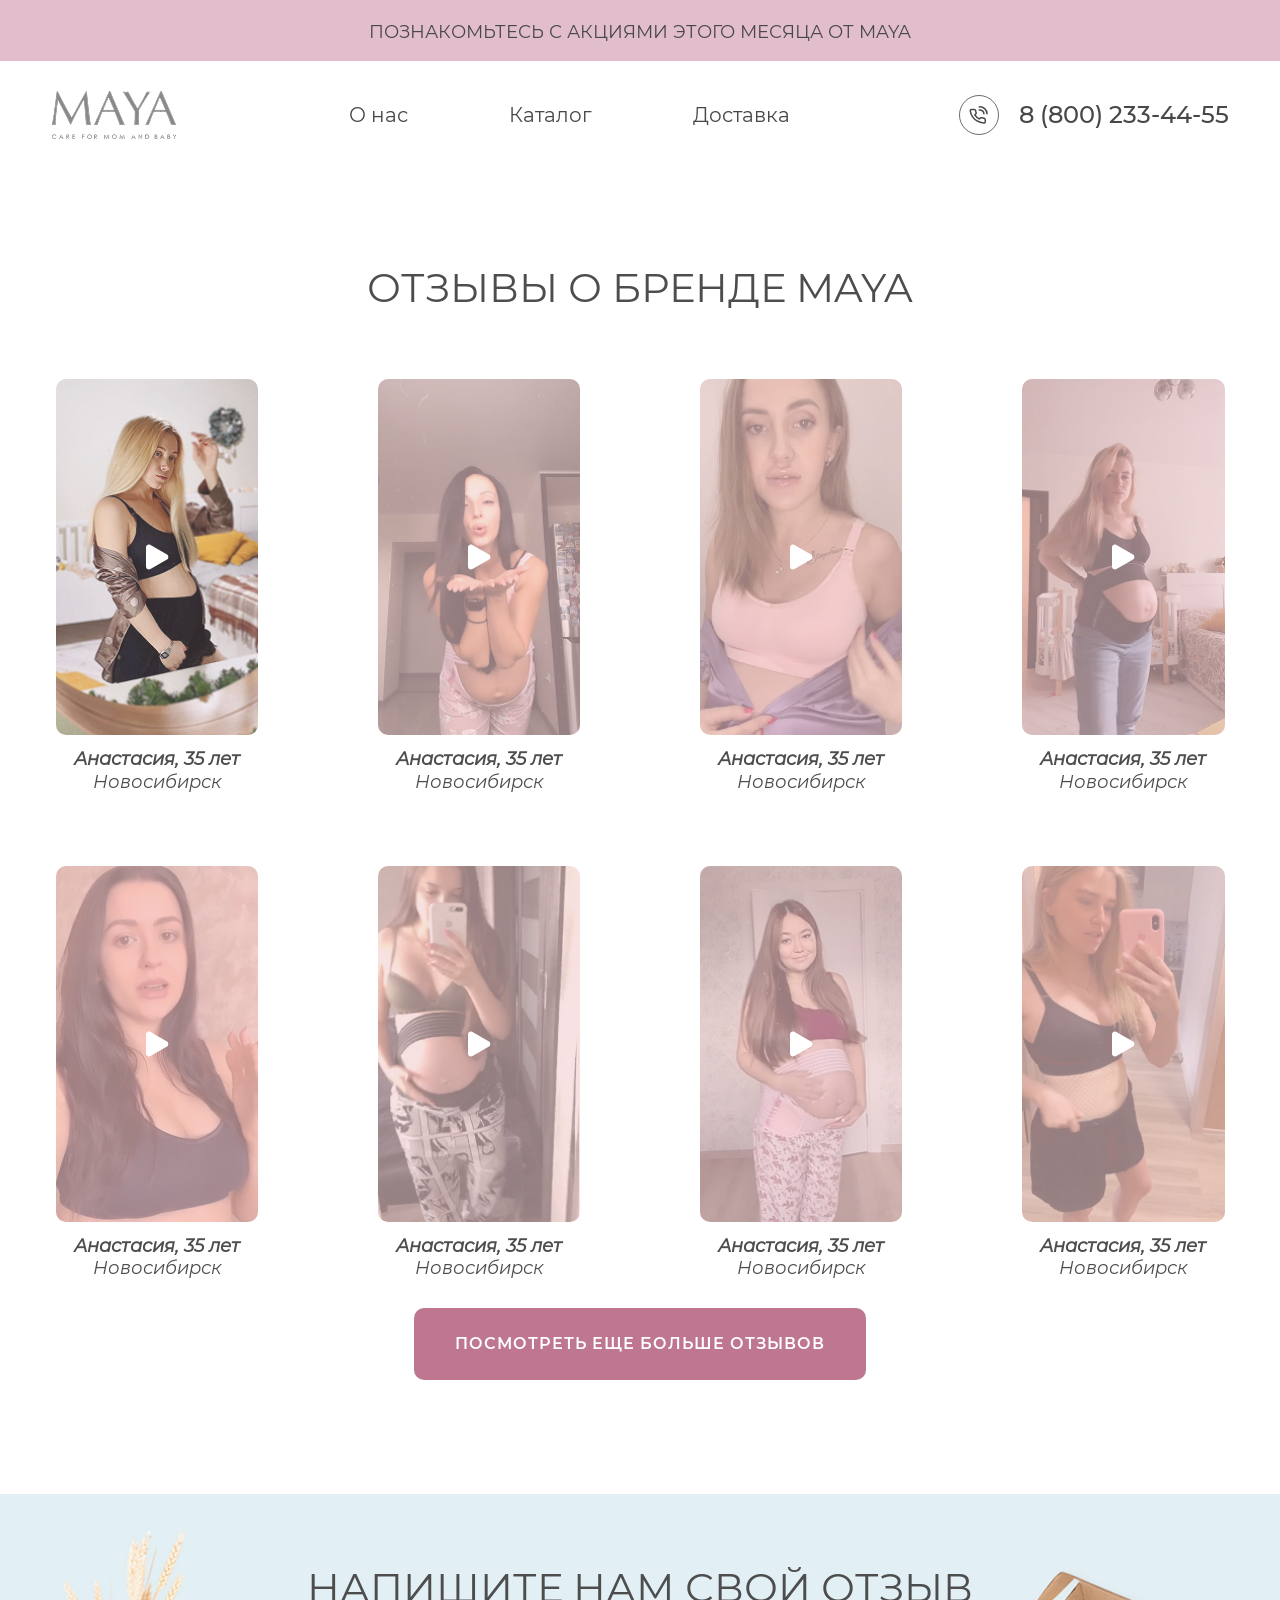
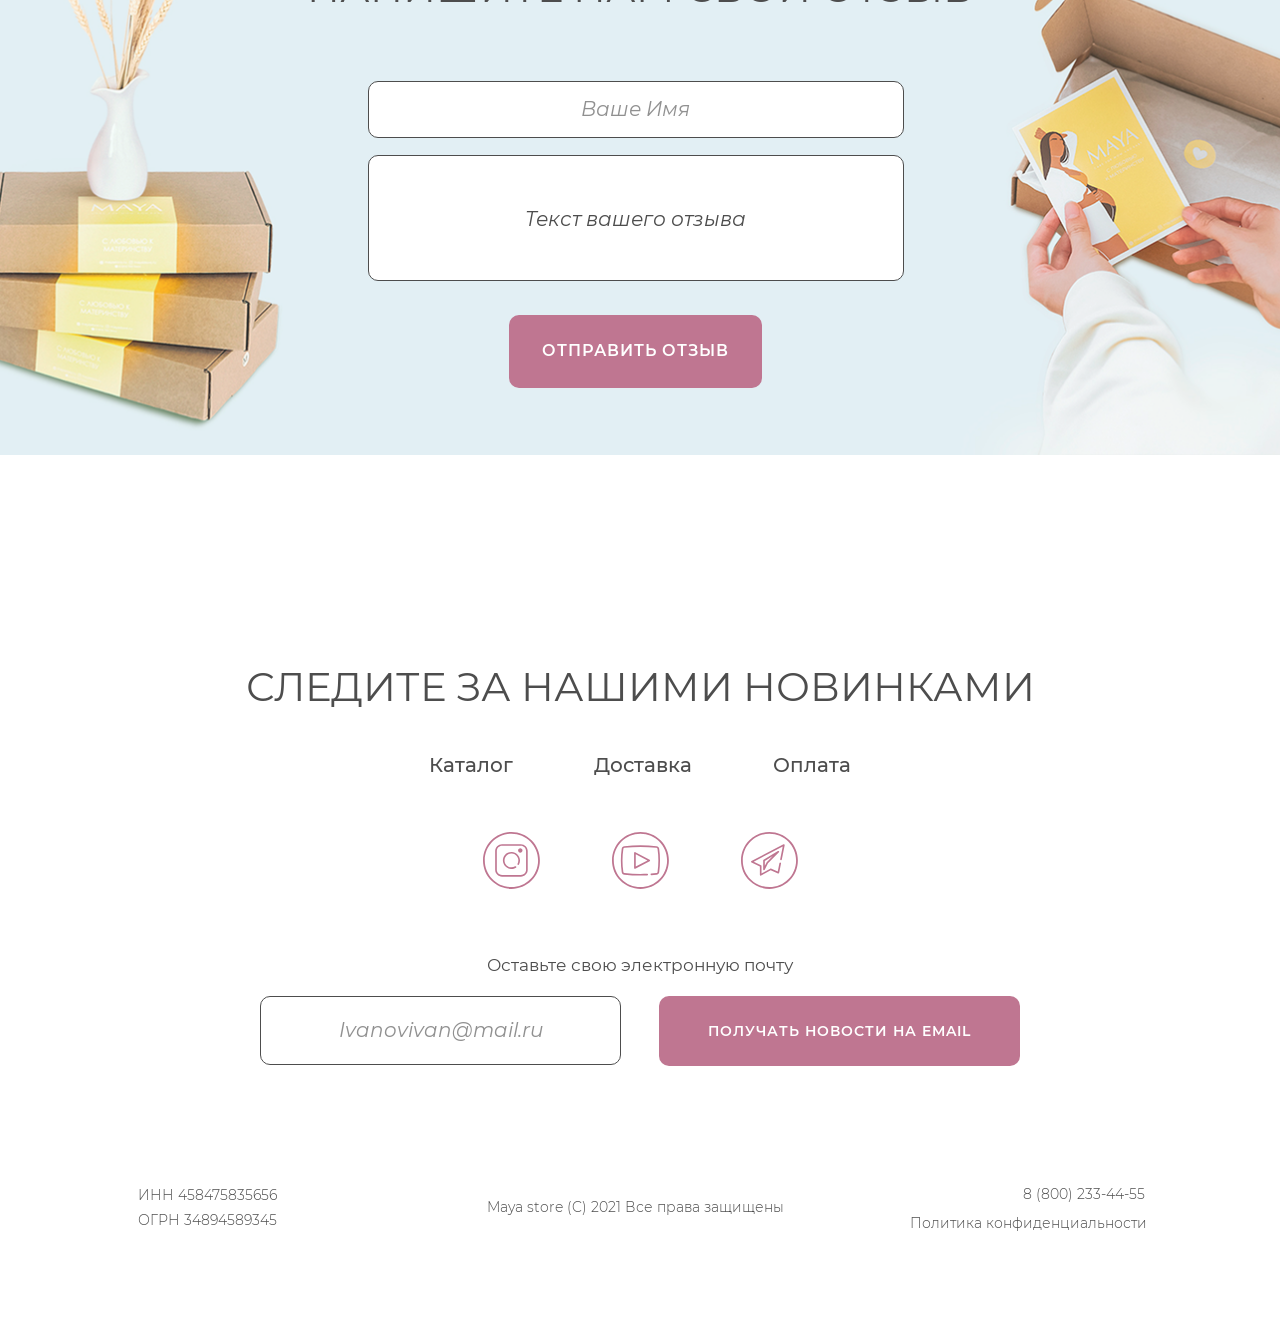
<file: otzyvy.html>
<!DOCTYPE html>
<html lang="ru">
  <head>
    <meta charset="UTF-8">
    <meta http-equiv="X-UA-Compatible" content="IE=edge">
    <link rel="shortcut icon" href="img/favicon.svg">
    <meta name="viewport" content="width=device-width, initial-scale=1.0">
    <!--закрасить адресную строку и строку уведомлений в любой цвет.-->
    <meta name="theme-color" content="#1f1f1f">
    <!--Для поиска в сети-->
    <meta name="description" content="Рада видеть Вас на своём сайте.">
    <meta property="og:title" content="Сайт магазина белья для будущих мам">
    <meta property="og:type" content="website">
    <!-- здесь ссылка на сайт-->
    <meta property="og:url" content="http://....ru/">
    <!-- <meta property="og:image" content="картинка для поисковиков ссылка"> -->
    <meta property="og:image" content="https://raw.githubusercontent.com/leska-ver/leska-portfolio/main/img/propertyOgImage/og-otzyvy.jpg">
    <meta name="keywords" content="заказать, цена, бельё, женское, мам">
    <!-- // Для поиска в сети-->
    <title>MAYA-Отзывы</title>
    <link rel="stylesheet" href="css/normalize.css">
    <link rel="stylesheet" href="css/style.css">
    <!-- Временный багфикс. Когда гугл показывает старые данные, ставим это.  
    <meta http-equiv="Cache-Control" content="no-cache, no-store, must-revalidate">
    <meta http-equiv="Pragma" content="no-cache">
    <meta http-equiv="Expires" content="0">-->
  </head>
  <body>
    <div class="wrapper">
      <h1 class="visually-hidden">Я для семантики</h1>
      <header class="header otzyvy1">      
        <div class="header__top pinc">
          <div class="header__top-container container tundora">
            <h2 class="header__top-h2 h2">Познакомьтесь с акциями этого месяца от MAYA</h2>
          </div>                
        </div>
        <div class="header__bottom">          
          <div class="header__bottom-container container">
            <a class="header__bottom-logo logo border-tapestry" href="index.html" aria-label="Логотип MAYA">
              <img class="logo__img" src="./img/logo-black.png" alt="Логотип MAYA">
            </a>
            <div class="header__bottom-navigation navigation">
              <button class="navigation__burger burger" type="button">
                <span class="burger__lines"></span>
              </button>
              <nav class="navigation__nav">
                <ul class="navigation__list">
                  <li class="navigation__item">
                    <a class="navigation__link tundora border-tapestry" href="o-nas.html" aria-label="Ссылка">О нас</a>
                  </li>
                  <li class="navigation__item">
                    <a class="navigation__link tundora border-tapestry" href="catalog.html" aria-label="Ссылка">Каталог</a>
                  </li>
                  <li class="navigation__item">
                    <a class="navigation__link tundora border-tapestry" href="dostavka.html" aria-label="Ссылка">Доставка</a>
                  </li>
                </ul>
              </nav>
              <div class="navigation__overlay"></div>
            </div>
            <a class="header__bottom-telephone tundora border-tapestry" href="tel:+78002334455" aria-label="Номер для связи">
              <span>
                <svg width="40" height="40" viewBox="0 0 40 40" fill="none" xmlns="http://www.w3.org/2000/svg">
                  <path d="M26.2625 24.6418V26.7035C26.2633 26.8949 26.2203 27.0843 26.1362 27.2597C26.0522 27.435 25.9288 27.5925 25.7742 27.7218C25.6195 27.8512 25.4369 27.9497 25.2381 28.0111C25.0392 28.0724 24.8285 28.0951 24.6195 28.0779C22.3003 27.8481 20.0726 27.1255 18.1153 25.9682C16.2943 24.9131 14.7504 23.5053 13.5933 21.8449C12.3196 20.0521 11.5269 18.0109 11.2796 15.8867C11.2607 15.6967 11.2855 15.5052 11.3523 15.3243C11.4191 15.1435 11.5264 14.9773 11.6675 14.8364C11.8086 14.6955 11.9803 14.5829 12.1717 14.5058C12.3632 14.4287 12.5701 14.3888 12.7794 14.3886H15.0404C15.4061 14.3853 15.7607 14.5034 16.038 14.7209C16.3154 14.9384 16.4965 15.2404 16.5477 15.5706C16.6431 16.2304 16.8201 16.8782 17.0753 17.5017C17.1767 17.7477 17.1986 18.015 17.1385 18.272C17.0784 18.529 16.9387 18.7649 16.7361 18.9517L15.779 19.8245C16.8518 21.5449 18.4141 22.9695 20.301 23.9478L21.2581 23.075C21.463 22.8902 21.7217 22.7629 22.0036 22.7081C22.2854 22.6533 22.5786 22.6733 22.8484 22.7658C23.5321 22.9984 24.2426 23.1598 24.9662 23.2468C25.3323 23.2939 25.6666 23.462 25.9056 23.7193C26.1446 23.9765 26.2716 24.3048 26.2625 24.6418Z" stroke="#484848" stroke-width="1.5" stroke-linecap="round" stroke-linejoin="round"/>
                  <path d="M27.9997 18.8067C27.9997 14.7135 24.3193 11.4472 20.2725 11.8946" stroke="#484848" stroke-width="1.5" stroke-linecap="round" stroke-linejoin="round"/>
                  <path d="M24.9088 18.808C24.9088 16.5335 22.7006 14.7186 20.2725 14.9672" stroke="#484848" stroke-width="1.5" stroke-linecap="round" stroke-linejoin="round"/>
                  <circle opacity="0.8" cx="20" cy="20" r="19.5" stroke="#484848"/>
                </svg>
              </span>
              8 (800) 233-44-55
            </a>
          </div>
        </div>
      </header>
      <main>
        <section class="reviews otzyvy2">
          <div class="reviews__container container">
            <h2 class="reviews__h2 h2">Отзывы о бренде MAYA</h2>
            <ul class="reviews__list width-1169" id="list-further">
              <li class="reviews__item">
                <article class="reviews__article">
                  <div class="reviews__platform">
                    <img class="reviews__img" src="./img/reviews/1.jpg" alt="Фото клиента 1">
                    <img class="reviews__play-icon" src="./img/reviews/play.svg" alt="Play Market" width="23" height="26">
                  </div>
                  <div class="reviews__block">
                    <h3 class="reviews__name-age">Анастасия, 35 лет</h3>
                    <p class="reviews__city">Новосибирск</p>
                  </div>
                </article>
              </li>
              <li class="reviews__item">
                <article class="reviews__article">
                  <div class="reviews__platform">
                    <img class="reviews__img" src="./img/reviews/2.jpg" alt="Фото клиента 2">
                    <img class="reviews__play-icon" src="./img/reviews/play.svg" alt="Play Market" width="23" height="26">
                  </div>
                  <div class="reviews__block">
                    <h3 class="reviews__name-age">Анастасия, 35 лет</h3>
                    <p class="reviews__city">Новосибирск</p>
                  </div>
                </article>
              </li>
              <li class="reviews__item">
                <article class="reviews__article">
                  <div class="reviews__platform">
                    <img class="reviews__img" src="./img/reviews/3.jpg" alt="Фото клиента 3">
                    <img class="reviews__play-icon" src="./img/reviews/play.svg" alt="Play Market" width="23" height="26">
                  </div>
                  <div class="reviews__block">
                    <h3 class="reviews__name-age">Анастасия, 35 лет</h3>
                    <p class="reviews__city">Новосибирск</p>
                  </div>
                </article>
              </li>
              <li class="reviews__item">
                <article class="reviews__article">
                  <div class="reviews__platform">
                    <img class="reviews__img" src="./img/reviews/4.jpg" alt="Фото клиента 4">
                    <img class="reviews__play-icon" src="./img/reviews/play.svg" alt="Play Market" width="23" height="26">
                  </div>
                  <div class="reviews__block">
                    <h3 class="reviews__name-age">Анастасия, 35 лет</h3>
                    <p class="reviews__city">Новосибирск</p>
                  </div>
                </article>
              </li>
              <li class="reviews__item">
                <article class="reviews__article">
                  <div class="reviews__platform">
                    <img class="reviews__img" src="./img/reviews/5.jpg" alt="Фото клиента 5">
                    <img class="reviews__play-icon" src="./img/reviews/play.svg" alt="Play Market" width="23" height="26">
                  </div>
                  <div class="reviews__block">
                    <h3 class="reviews__name-age">Анастасия, 35 лет</h3>
                    <p class="reviews__city">Новосибирск</p>
                  </div>
                </article>
              </li>
              <li class="reviews__item">
                <article class="reviews__article">
                  <div class="reviews__platform">
                    <img class="reviews__img" src="./img/reviews/6.jpg" alt="Фото клиента 6">
                    <img class="reviews__play-icon" src="./img/reviews/play.svg" alt="Play Market" width="23" height="26">
                  </div>
                  <div class="reviews__block">
                    <h3 class="reviews__name-age">Анастасия, 35 лет</h3>
                    <p class="reviews__city">Новосибирск</p>
                  </div>
                </article>
              </li>
              <li class="reviews__item">
                <article class="reviews__article">
                  <div class="reviews__platform">
                    <img class="reviews__img" src="./img/reviews/7.jpg" alt="Фото клиента 7">
                    <img class="reviews__play-icon" src="./img/reviews/play.svg" alt="Play Market" width="23" height="26">
                  </div>
                  <div class="reviews__block">
                    <h3 class="reviews__name-age">Анастасия, 35 лет</h3>
                    <p class="reviews__city">Новосибирск</p>
                  </div>
                </article>
              </li>
              <li class="reviews__item">
                <article class="reviews__article">
                  <div class="reviews__platform">
                    <img class="reviews__img" src="./img/reviews/8.jpg" alt="Фото клиента 8">
                    <img class="reviews__play-icon" src="./img/reviews/play.svg" alt="Play Market" width="23" height="26">
                  </div>
                  <div class="reviews__block">
                    <h3 class="reviews__name-age">Анастасия, 35 лет</h3>
                    <p class="reviews__city">Новосибирск</p>
                  </div>
                </article>
              </li>
              <!-- эти 4 скрыты изначально - hidden-item -->
              <li class="reviews__item hidden-item">
                <article class="reviews__article">
                  <div class="reviews__platform">
                    <!-- <img class="reviews__img" src="./img/reviews/2.jpg" alt="Фото клиента 9">
                    <img class="reviews__play-icon" src="./img/reviews/play.svg" alt="Play Market" width="23" height="26"> -->
                    <h3 class="reviews__name-age visually-hidden">Анастасия, 35 лет</h3>
                    <p class="reviews__text">Скрин отзыва</p>
                  </div>
                  <!-- <div class="reviews__block">
                    <h3 class="reviews__name-age">Анастасия, 35 лет</h3>
                    <p class="reviews__city">Новосибирск</p>
                  </div> -->
                </article>
              </li>
              <li class="reviews__item hidden-item">
                <article class="reviews__article">
                  <div class="reviews__platform">
                    <!-- <img class="reviews__img" src="./img/reviews/3.jpg" alt="Фото клиента 10">
                    <img class="reviews__play-icon" src="./img/reviews/play.svg" alt="Play Market" width="23" height="26"> -->
                    <h3 class="reviews__name-age visually-hidden">Анастасия, 35 лет</h3>
                    <p class="reviews__text">Скрин отзыва</p>
                  </div>
                  <!-- <div class="reviews__block">
                    <h3 class="reviews__name-age">Анастасия, 35 лет</h3>
                    <p class="reviews__city">Новосибирск</p>
                  </div> -->
                </article>
              </li>
              <li class="reviews__item hidden-item">
                <article class="reviews__article">
                  <div class="reviews__platform">
                    <!-- <img class="reviews__img" src="./img/reviews/2.jpg" alt="Фото клиента 9">
                    <img class="reviews__play-icon" src="./img/reviews/play.svg" alt="Play Market" width="23" height="26"> -->
                    <h3 class="reviews__name-age visually-hidden">Анастасия, 35 лет</h3>
                    <p class="reviews__text">Скрин отзыва</p>
                  </div>
                  <!-- <div class="reviews__block">
                    <h3 class="reviews__name-age">Анастасия, 35 лет</h3>
                    <p class="reviews__city">Новосибирск</p>
                  </div> -->
                </article>
              </li>
              <li class="reviews__item hidden-item">
                <article class="reviews__article">
                  <div class="reviews__platform">
                    <!-- <img class="reviews__img" src="./img/reviews/3.jpg" alt="Фото клиента 10">
                    <img class="reviews__play-icon" src="./img/reviews/play.svg" alt="Play Market" width="23" height="26"> -->
                    <h3 class="reviews__name-age visually-hidden">Анастасия, 35 лет</h3>
                    <p class="reviews__text">Скрин отзыва</p>
                  </div>
                  <!-- <div class="reviews__block">
                    <h3 class="reviews__name-age">Анастасия, 35 лет</h3>
                    <p class="reviews__city">Новосибирск</p>
                  </div> -->
                </article>
              </li>
            </ul>
            <button class="reviews__btn btn" id="more">
              <span class="btn-text">Посмотреть еще больше  отзывов</span>
              <span class="btn-shine"></span>
            </button>
          </div>
        </section>
        <!-- Шаблон-->
        <section class="cta cta--app otzyvy3">
          <div class="cta__container container">
            <h2 class="cta__h2 h2">Напишите нам свой отзыв</h2>
            <form class="cta__form" action="mail.php" enctype="multipart/form-data" method="POST" aria-label="Здесь Вы можете заказать товар" novalidate="novalidate">
              <input type="hidden" name="admin_email[]" value="darki@yandex.ru"><!--darki@yandex.ru-->
              <input type="hidden" name="admin_email[]" value="darki@mail.ru"><!--darki@mail.ru-->
              <input type="hidden" name="form_subject" value="Сообщение из сайта MAYA">
              <!-- Скрытое поле для определения страницы (заполняется через скрипт) -->
              <input type="hidden" name="page_url" id="page_url_sms" value="отзыв-смс">
              <div class="cta__block">
                <!--data здесь он обрабатывает плагин валидатор кода-->
                <label class="cta__label" for="nameZakaz">
                  <input class="cta__input" type="text" name="name" placeholder="Ваше Имя" data-validate-field="name" id="nameZakaz" required="" aria-label="Введите ваше Имя" maxlength="20">
                </label>
                <label class="cta__label" for="messageZakaz">
                  <span class="cta__label-descr"></span>
                  <textarea class="cta__textarea" name="message" id="messageZakaz" placeholder="Текст вашего отзыва" data-validate-field="text"></textarea>
                </label>
              </div>
              <button class="cta__button btn">отправить отзыв</button>
            </form>
          </div>
        </section>
        <!-- Шаблон-2.2 -->
        <section class="latest otzyvy4">
          <div class="latest__container container">
            <h2 class="latest__h2 h2">Следите за нашими новинками</h2>
            <ul class="latest__list">
              <li class="latest__item">
                <a class="latest__link" href="catalog.html" aria-label="Нажмите чтобы узнать о компании" target="_blank">Каталог</a>
              </li>
              <li class="latest__item">
                <a class="latest__link" href="dostavka.html" aria-label="Нажмите чтобы узнать о гарантии и возврате" target="_blank">Доставка</a>
              </li>
              <li class="latest__item">
                <a class="latest__link" href="#" aria-label="Нажмите чтобы узнать что мы предлагаем корпоративным клиентам" target="_blank">Оплата</a>
              </li>
            </ul>
            <nav class="latest__nav">
              <ul class="latest__list-icone">
                <li class="latest__item-isone">
                  <a href="www.instagram.com/" class="latest__link-icone" aria-label="Наш Instagram" target="_blank">
                    <svg width="57" height="57" viewBox="0 0 57 57" fill="none" xmlns="http://www.w3.org/2000/svg">
                      <path d="M48.554 8.3306C43.182 2.95844 36.0394 0 28.4423 0C20.8452 0 13.7026 2.95844 8.3306 8.3306C2.95844 13.7026 0 20.8452 0 28.4423C0 36.0394 2.95844 43.182 8.3306 48.554C13.7026 53.9262 20.8452 56.8846 28.4423 56.8846C36.0394 56.8846 43.182 53.9262 48.554 48.554C53.9261 43.1819 56.8846 36.0394 56.8846 28.4423C56.8846 20.8452 53.9262 13.7026 48.554 8.3306ZM28.4423 55.0883C13.7496 55.0883 1.79631 43.135 1.79631 28.4423C1.79631 13.7496 13.7496 1.79631 28.4423 1.79631C43.135 1.79631 55.0883 13.7496 55.0883 28.4423C55.0883 43.135 43.135 55.0883 28.4423 55.0883Z" fill="#BF7691"/>
                      <path d="M37.8474 12.1636H19.0396C15.2487 12.1636 12.1648 15.2476 12.1648 19.0384V37.8464C12.1648 41.637 15.2488 44.7211 19.0396 44.7211H37.8476C41.6382 44.7211 44.7223 41.637 44.7223 37.8463V19.0384C44.7222 15.2475 41.6382 12.1636 37.8474 12.1636ZM43.0668 37.8462C43.0668 40.7241 40.7253 43.0656 37.8474 43.0656H19.0396C16.1616 43.0656 13.8202 40.7241 13.8202 37.8462V19.0384C13.8202 16.1604 16.1616 13.819 19.0396 13.819H37.8476C40.7254 13.819 43.0669 16.1604 43.0669 19.0384V37.8462H43.0668Z" fill="#BF7691"/>
                      <path d="M36.9826 27.9529C36.7378 23.598 33.194 20.0945 28.8367 19.898C23.8086 19.6714 19.6694 23.8126 19.899 28.8413C20.0982 33.199 23.6045 36.741 27.9599 36.9822C29.7979 37.0841 31.5191 36.6006 32.9568 35.703C33.4046 35.4234 33.4776 34.8005 33.1043 34.4273C33.1003 34.4233 33.0964 34.4194 33.0925 34.4156C32.8205 34.1434 32.3985 34.1023 32.0716 34.3055C30.9974 34.973 29.7277 35.3541 28.3694 35.3398C24.5345 35.2995 21.4402 32.0794 21.5482 28.2457C21.6568 24.3876 24.949 21.3118 28.8851 21.5585C32.2768 21.771 35.0376 24.4755 35.317 27.8625C35.4308 29.2422 35.1341 30.5457 34.5378 31.6669C34.3672 31.988 34.4198 32.3818 34.6769 32.6389C34.6811 32.6431 34.6854 32.6474 34.6896 32.6516C35.0759 33.0379 35.7292 32.9471 35.9874 32.4657C36.7022 31.1319 37.0746 29.5887 36.9826 27.9529Z" fill="#BF7691"/>
                      <path d="M37.2725 20.7168C38.4915 20.7168 39.4798 19.7286 39.4798 18.5095C39.4798 17.2905 38.4915 16.3022 37.2725 16.3022C36.0534 16.3022 35.0652 17.2905 35.0652 18.5095C35.0652 19.7286 36.0534 20.7168 37.2725 20.7168Z" fill="#BF7691"/>
                    </svg>                        
                  </a>
                </li>
                <li class="latest__item-isone">
                  <a href="https://www.youtube.com/" class="latest__link-icone" aria-label="Наш YouTube" target="_blank">
                    <svg width="57" height="57" viewBox="0 0 57 57" fill="none" xmlns="http://www.w3.org/2000/svg">
                      <path d="M48.554 8.3306C43.182 2.95844 36.0394 0 28.4423 0C20.8452 0 13.7026 2.95844 8.33071 8.3306C2.95844 13.7026 0 20.8452 0 28.4423C0 36.0394 2.95844 43.182 8.33071 48.554C13.7026 53.9262 20.8452 56.8846 28.4423 56.8846C36.0394 56.8846 43.182 53.9262 48.554 48.554C53.9261 43.1819 56.8846 36.0394 56.8846 28.4423C56.8846 20.8452 53.9262 13.7026 48.554 8.3306ZM28.4423 55.0883C13.7496 55.0883 1.79631 43.135 1.79631 28.4423C1.79631 13.7496 13.7496 1.79631 28.4423 1.79631C43.135 1.79631 55.0883 13.7496 55.0883 28.4423C55.0883 43.135 43.135 55.0883 28.4423 55.0883Z" fill="#BF7691"/>
                      <path d="M47.177 16.7228C46.9806 15.3781 45.8965 14.3316 44.5407 14.1781C33.8587 12.9679 23.0263 12.968 12.3443 14.1781C10.9884 14.3317 9.90441 15.3781 9.70792 16.7229C8.57294 24.4986 8.57294 32.3839 9.70792 40.1598C9.90431 41.5045 10.9884 42.551 12.3442 42.7045C17.6853 43.3096 23.0638 43.6123 28.4424 43.6123C30.732 43.6123 33.0217 43.5568 35.3083 43.4469C35.7488 43.4257 36.0947 43.0606 36.0947 42.6196C36.0947 42.1462 35.6982 41.7709 35.2254 41.7935C27.6567 42.1563 20.0557 41.9122 12.5305 41.0595C11.921 40.9905 11.4337 40.5221 11.346 39.9205C10.2342 32.3034 10.2342 24.579 11.3459 16.962C11.4338 16.3604 11.921 15.892 12.5306 15.823C17.8096 15.225 23.126 14.9259 28.4424 14.9259C33.7589 14.9259 39.0752 15.2249 44.3544 15.823C44.9639 15.892 45.4511 16.3605 45.5388 16.962C46.6506 24.5791 46.6506 32.3035 45.5389 39.9205C45.451 40.5222 44.9639 40.9905 44.3544 41.0595C44.3544 41.0595 44.3544 41.0595 44.3543 41.0595C42.6521 41.2523 40.9459 41.414 39.2373 41.5445C38.8054 41.5775 38.4712 41.936 38.4712 42.3691V42.3699C38.4712 42.8509 38.88 43.2322 39.3595 43.1955C41.0896 43.0634 42.817 42.8996 44.5406 42.7044C45.8965 42.5508 46.9805 41.5044 47.177 40.1596C48.312 32.384 48.312 24.4986 47.177 16.7228Z" fill="#BF7691"/>
                      <path d="M37.6564 27.7101L23.309 20.1741C23.0524 20.0393 22.744 20.0485 22.4961 20.1985C22.248 20.3484 22.0964 20.617 22.0964 20.9069V35.9788C22.0964 36.2687 22.248 36.5374 22.4961 36.6873C22.6274 36.7666 22.7756 36.8066 22.9241 36.8066C23.0561 36.8066 23.1883 36.775 23.309 36.7116L37.6564 29.1756C37.9287 29.0326 38.0993 28.7504 38.0993 28.4428C38.0993 28.1352 37.9287 27.8532 37.6564 27.7101ZM23.7519 34.6092V22.2767L35.4915 28.4429L23.7519 34.6092Z" fill="#BF7691"/>
                    </svg>
                  </a>
                </li>
                <li class="latest__item-isone">
                  <a href="https://web.telegram.org/k/" class="latest__link-icone" aria-label="Наш Telegram" target="_blank">
                    <svg width="57" height="57" viewBox="0 0 57 57" fill="none" xmlns="http://www.w3.org/2000/svg">
                      <path d="M48.554 8.3306C43.182 2.95844 36.0394 0 28.4423 0C20.8452 0 13.7026 2.95844 8.3306 8.3306C2.95844 13.7026 0 20.8452 0 28.4423C0 36.0394 2.95844 43.182 8.3306 48.554C13.7026 53.9262 20.8452 56.8846 28.4423 56.8846C36.0394 56.8846 43.182 53.9262 48.554 48.554C53.9261 43.1819 56.8846 36.0394 56.8846 28.4423C56.8846 20.8452 53.9262 13.7026 48.554 8.3306ZM28.4423 55.0883C13.7496 55.0883 1.79631 43.135 1.79631 28.4423C1.79631 13.7496 13.7496 1.79631 28.4423 1.79631C43.135 1.79631 55.0883 13.7496 55.0883 28.4423C55.0883 43.135 43.135 55.0883 28.4423 55.0883Z" fill="#BF7691"/>
                      <path d="M43.3698 12.4356C43.1157 12.2441 42.7742 12.2154 42.4916 12.3616L10.4859 28.9163C10.2092 29.0593 10.0363 29.3457 10.0383 29.6571C10.0404 29.9686 10.2172 30.2525 10.4959 30.3919L18.8676 34.5775V42.8717C18.8676 43.0887 18.9415 43.3035 19.0909 43.4611C19.2561 43.6355 19.4757 43.7229 19.6955 43.7229C19.8339 43.7229 19.9723 43.6883 20.0975 43.6187L29.6754 38.2976L37.0061 41.4393C37.1621 41.5062 37.3347 41.5338 37.5016 41.5027C37.8451 41.4385 38.1005 41.1754 38.1656 40.8503L40.0204 31.5762C40.1227 31.064 39.731 30.5861 39.2086 30.5861C38.814 30.5859 38.4744 30.8644 38.397 31.2512L36.7422 39.5251L29.9543 36.616C29.7191 36.5152 29.4502 36.529 29.2262 36.6532L20.5232 41.4883V34.0659C20.5232 33.7524 20.346 33.4659 20.0656 33.3255L12.6921 29.6388L41.7224 14.6231L39.2031 27.2193C39.1007 27.7315 39.4924 28.2094 40.0148 28.2094C40.4093 28.2094 40.7491 27.9308 40.8266 27.5439L43.6835 13.259C43.7459 12.9471 43.6239 12.6269 43.3698 12.4356Z" fill="#BF7691"/>
                      <path d="M38.004 19.2053C37.7439 18.876 37.2782 18.7933 36.9207 19.0136L22.5733 27.8427C22.3285 27.9934 22.1794 28.2603 22.1794 28.5477V37.3769C22.1793 37.7608 22.4433 38.0942 22.8168 38.1825C22.8804 38.1975 22.9442 38.2048 23.0073 38.2048C23.3151 38.2048 23.6049 38.0322 23.7473 37.7471L26.9982 31.2454L37.9397 20.3039C38.2366 20.0069 38.2642 19.5348 38.004 19.2053ZM25.7326 30.1696C25.6699 30.2325 25.6175 30.3052 25.5777 30.3848L23.8349 33.8704V29.0102L31.7839 24.1184L25.7326 30.1696Z" fill="#BF7691"/>
                    </svg>
                  </a>
                </li>
              </ul>
            </nav>            
            <!-- Допустим, это блок с email подпиской --> 
            <p class="latest__text">Оставьте свою электронную почту</p>
            <form class="latest__form" action="mail.php" enctype="multipart/form-data" method="POST" aria-label="Здесь Вы можете получать новости на email" novalidate="novalidate">
              <!-- Скрытые поля ДЛЯ АДМИНА -->
              <input type="hidden" name="admin_email[]" value="darki@yandex.ru"><!--darki@yandex.ru-->
              <input type="hidden" name="admin_email[]" value="darki@mail.ru"><!--darki@mail.ru-->
              <input type="hidden" name="form_subject" value="Получать новости на email"><!-- Для кнопки -->
              <!-- ЭТО для ясности (форме шаблон) -->
              <input type="hidden" name="form_type" value="subscribe">
              <input type="hidden" name="name" value="Подписка на email">
              <!-- Скрытое поле для определения страницы (заполняется через скрипт) -->
              <input type="hidden" name="page_url" id="page_url_subscribe" value="отзыв-подписка">
              <!-- Обернула в div, если понядобиться ещё один label -->
              <div class="latest__block">
                <!--data здесь он обрабатывает плагин валидатор кода-->
                <label class="latest__label" for="emailZakaz">
                  <input class="latest__input" type="email" name="email" placeholder="Ivanovivan@mail.ru" data-validate-field="email"
                  id="emailZakaz" aria-label="Введите вашу почту" maxlength="35">
                </label>
              </div>
              <button class="latest__button btn">Получать новости на email</button>
            </form>

          </div>
        </section>
      </main>
      <footer class="footer">
        <div class="footer__container container">
          <div class="footer__inn">
            <span>Инн 458475835656 <br>ОГРН 34894589345</span>
          </div>
          <p class="footer__copyright">Maya store (C) 2021 Все права защищены</p>
          <div class="footer__contact">
            <a class="footer__link" href="tel:88002334455" aria-label="Номер для связи">8 (800) 233-44-55</a>
            <a class="footer__conditionality" href="Политика-конфиденциальности.docx" aria-label="Ссылка для скачивание .docx" target="_blank">Политика конфиденциальности</a>
          </div>
        </div>
      </footer>
    </div>


    
    <script src="js/script.js"></script>

    <!-- AJAX - Чтобы сайт не прыгал, нужно отправлять форму без перезагрузки страницы. ОН должен стоят после ваших скриптов, но до закрывающего тега </body>. -->
    <script>
      document.addEventListener('DOMContentLoaded', function() {
        // Ловим любые формы, которые отправляются на mail.php ИЛИ mail-NoLoga.php
        // const forms = document.querySelectorAll('form[action*="mail.php"], form[action*="mail-NoLoga.php"]'); <-Для одной формы на странице
        // Находим все формы на странице вручную.  <-Для несколько форм на странице
        const form1 = document.querySelector('.cta__form');
        const form2 = document.querySelector('.latest__form');
        const forms = [];

        if (form1) forms.push(form1);
        if (form2) forms.push(form2);

        forms.forEach(form => {
          form.addEventListener('submit', function(e) {
            e.preventDefault(); // Останавливаем обычную отправку

            const formData = new FormData(this);

            fetch(this.action, {
              method: 'POST',
              body: formData
            })
            .then(response => {
              if (response.ok) {
                // Показываем сообщение об успехе
                const message = document.createElement('div');
                message.className = 'success-message';
                message.textContent = '👍 Спасибо! Данные отправлены.';
                message.style.cssText = 'position: fixed; top: 20px; right: 20px; background: #BF7691; color: white; padding: 15px 25px; border-radius: 5px; box-shadow: 0 4px 6px rgba(0,0,0,0.1); z-index: 9999; animation: slideIn 0.3s ease;';

                document.body.appendChild(message);
                
                // Убираем сообщение через 3 секунды
                setTimeout(() => message.remove(), 3000);
                
                // ==== СЮДА ВСТАВЛЯЙТЕ НОВЫЙ КОД ====
                // Очищаем поле email (если есть) — для всех форм
                const emailInput = this.querySelector('input[name="email"]');
                if (emailInput) emailInput.value = '';

                // Специально для формы отзыва — очищаем name и message
                if (this.classList.contains('cta__form')) {
                  const nameInput = this.querySelector('input[name="name"]');
                  const messageInput = this.querySelector('textarea[name="message"]');
                  if (nameInput) nameInput.value = '';
                  if (messageInput) messageInput.value = '';
                }
                // ==== КОНЕЦ ВСТАВКИ ====
              } else {
                  alert('❌ Ошибка при отправке');
                }
            })
            .catch(error => {
              console.error('Ошибка:', error);
              alert('❌ Произошла ошибка');
            });
          });
        });
      });
    </script>

    <!-- Скрытое поле для определения страницы (заполняется через скрипт) -->
    <script>
      // Определяем, на какой мы странице
      const path = window.location.pathname;
      
      if (path.includes('otzyvy')) {
        // Если это страница отзывов — заполняем оба поля
        const smsField = document.getElementById('page_url_sms');
        const subscribeField = document.getElementById('page_url_subscribe');
        
        if (smsField) smsField.value = 'отзыв-смс';
        if (subscribeField) subscribeField.value = 'отзыв-подписка';
      } else if (path.includes('index') || path === '/') {
        // Для главной — заполняем поле подписки
        const mainField = document.getElementById('page_url_subscribe');
        if (mainField) mainField.value = 'главная';
      }
      // аналогично для других страниц
    </script> 
  </body>
</html>
</file>
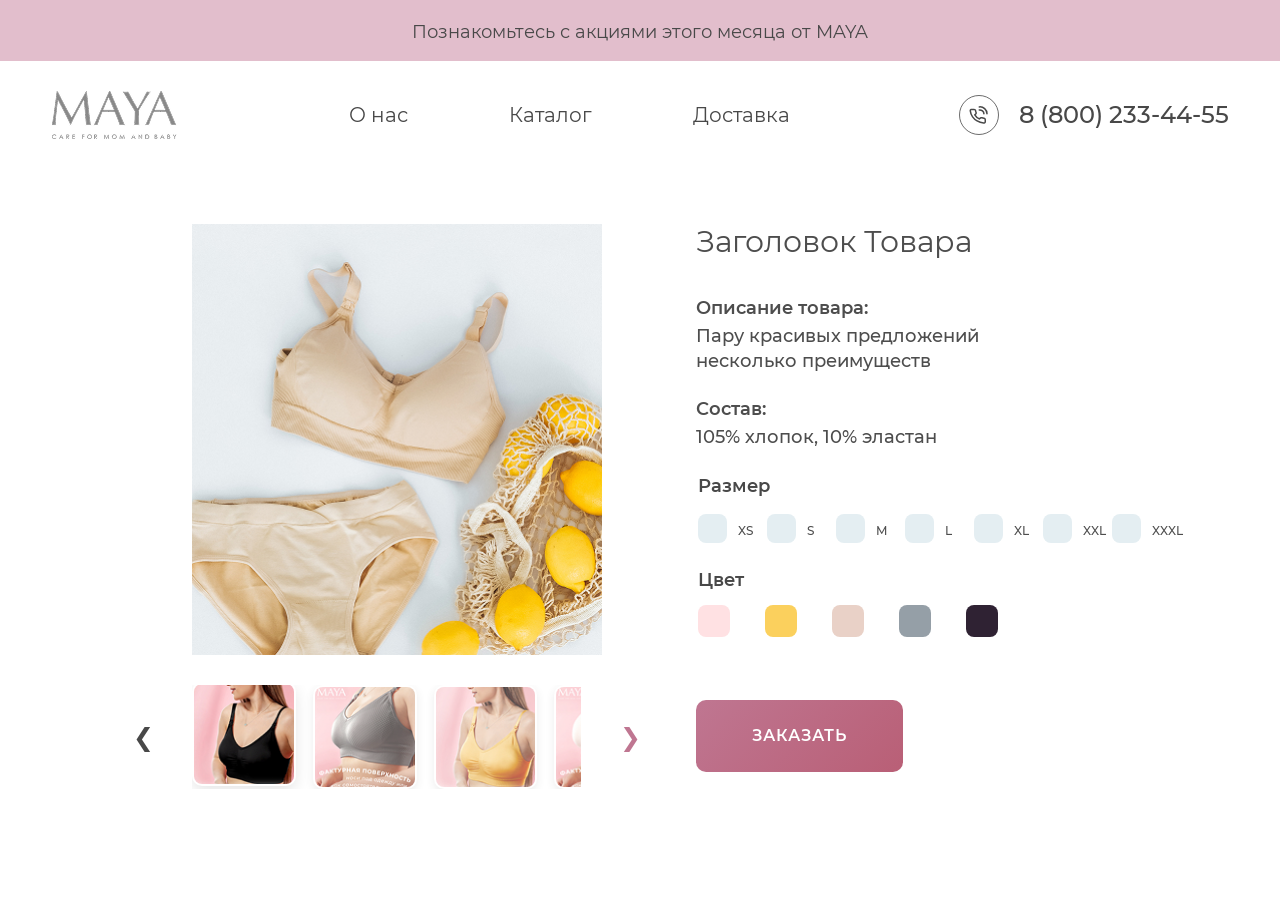
<file: productCard.html>
<!DOCTYPE html>
<html lang="ru">
  <head>
    <meta charset="UTF-8">
    <meta http-equiv="X-UA-Compatible" content="IE=edge">
    <link rel="shortcut icon" href="img/favicon.svg">
    <meta name="viewport" content="width=device-width, initial-scale=1.0">
    <!--закрасить адресную строку и строку уведомлений в любой цвет.-->
    <meta name="theme-color" content="#1f1f1f">
    <!--Для поиска в сети-->
    <meta name="description" content="Рада видеть Вас на своём сайте.">
    <meta property="og:title" content="Сайт магазина белья для будущих мам">
    <meta property="og:type" content="website">
    <!-- здесь ссылка на сайт-->
    <meta property="og:url" content="http://....ru/">
    <!-- <meta property="og:image" content="картинка для поисковиков ссылка"> -->
    <meta property="og:image" content="https://raw.githubusercontent.com/leska-ver/leska-portfolio/main/img/propertyOgImage/og-product.jpg">
    <meta name="keywords" content="заказать, цена, бельё, женское, мам">
    <!-- // Для поиска в сети-->
    <title>MAYA-Карточка товара</title>
    <link rel="stylesheet" href="css/normalize.css">
    <link rel="stylesheet" href="css/style.css">
    <!-- Временный багфикс. Когда гугл показывает старые данные, ставим это.  
    <meta http-equiv="Cache-Control" content="no-cache, no-store, must-revalidate">
    <meta http-equiv="Pragma" content="no-cache">
    <meta http-equiv="Expires" content="0">-->
  </head>
  <body>
    <div class="wrapper">
      <h1 class="visually-hidden">Я для семантики</h1>
      <header class="header">      
        <div class="header__top pinc">
          <div class="header__top-container container tundora">
            <h2 class="header__top-h2 h2 inherit">Познакомьтесь с акциями этого месяца от MAYA</h2>
          </div>                
        </div>
        <div class="header__bottom">          
          <div class="header__bottom-container container">
            <a class="header__bottom-logo logo border-tapestry" href="index.html" aria-label="Логотип MAYA">
              <img class="logo__img" src="./img/logo-black.png" alt="Логотип MAYA">
            </a>
            <div class="header__bottom-navigation navigation">
              <button class="navigation__burger burger" type="button">
                <span class="burger__lines"></span>
              </button>
              <nav class="navigation__nav">
                <ul class="navigation__list">
                  <li class="navigation__item">
                    <a class="navigation__link tundora border-tapestry" href="o-nas.html" aria-label="Ссылка">О нас</a>
                  </li>
                  <li class="navigation__item">
                    <a class="navigation__link tundora border-tapestry" href="catalog.html" aria-label="Ссылка">Каталог</a>
                  </li>
                  <li class="navigation__item">
                    <a class="navigation__link tundora border-tapestry" href="dostavka.html" aria-label="Ссылка">Доставка</a>
                  </li>
                </ul>
              </nav>
              <div class="navigation__overlay"></div>
            </div>
            <a class="header__bottom-telephone tundora border-tapestry" href="tel:+78002334455" aria-label="Номер для связи">
              <span>
                <svg width="40" height="40" viewBox="0 0 40 40" fill="none" xmlns="http://www.w3.org/2000/svg">
                  <path d="M26.2625 24.6418V26.7035C26.2633 26.8949 26.2203 27.0843 26.1362 27.2597C26.0522 27.435 25.9288 27.5925 25.7742 27.7218C25.6195 27.8512 25.4369 27.9497 25.2381 28.0111C25.0392 28.0724 24.8285 28.0951 24.6195 28.0779C22.3003 27.8481 20.0726 27.1255 18.1153 25.9682C16.2943 24.9131 14.7504 23.5053 13.5933 21.8449C12.3196 20.0521 11.5269 18.0109 11.2796 15.8867C11.2607 15.6967 11.2855 15.5052 11.3523 15.3243C11.4191 15.1435 11.5264 14.9773 11.6675 14.8364C11.8086 14.6955 11.9803 14.5829 12.1717 14.5058C12.3632 14.4287 12.5701 14.3888 12.7794 14.3886H15.0404C15.4061 14.3853 15.7607 14.5034 16.038 14.7209C16.3154 14.9384 16.4965 15.2404 16.5477 15.5706C16.6431 16.2304 16.8201 16.8782 17.0753 17.5017C17.1767 17.7477 17.1986 18.015 17.1385 18.272C17.0784 18.529 16.9387 18.7649 16.7361 18.9517L15.779 19.8245C16.8518 21.5449 18.4141 22.9695 20.301 23.9478L21.2581 23.075C21.463 22.8902 21.7217 22.7629 22.0036 22.7081C22.2854 22.6533 22.5786 22.6733 22.8484 22.7658C23.5321 22.9984 24.2426 23.1598 24.9662 23.2468C25.3323 23.2939 25.6666 23.462 25.9056 23.7193C26.1446 23.9765 26.2716 24.3048 26.2625 24.6418Z" stroke="#484848" stroke-width="1.5" stroke-linecap="round" stroke-linejoin="round"/>
                  <path d="M27.9997 18.8067C27.9997 14.7135 24.3193 11.4472 20.2725 11.8946" stroke="#484848" stroke-width="1.5" stroke-linecap="round" stroke-linejoin="round"/>
                  <path d="M24.9088 18.808C24.9088 16.5335 22.7006 14.7186 20.2725 14.9672" stroke="#484848" stroke-width="1.5" stroke-linecap="round" stroke-linejoin="round"/>
                  <circle opacity="0.8" cx="20" cy="20" r="19.5" stroke="#484848"/>
                </svg>
              </span>
              8 (800) 233-44-55
            </a>
          </div>
        </div>
      </header>
      <main>
        <section class="productCard">
          <div class="productCard__container container">
            <div class="productCard__left">
              <!-- Основная картинка -->
              <div class="productCard__imgs">
                <!-- <img class="productCard__img" src="https://incanto.eu/upload/webp/resize_cache/de1/9999_1430_1/luby3o1fn35z834bicre36x26furtshw.webp" id="mainImage" alt="ЧЕРНЫЙ_ЛИФЧИК"> -->
                <img class="productCard__img" id="mainImage" src="./img/productCard/5.jpg" alt="ЧЕРНЫЙ_ЛИФЧИК"> 
              </div>

              <!-- Галерея миниатюр -->
              <div class="productCard__wrapper">
                <button class="productCard__arrow prev-btn" disabled>&#10094;</button>

                <div class="productCard__miniatures">
                  <!-- Миниатюры будут добавлены через JavaScript -->
                </div>

                <button class="productCard__arrow next-btn">&#10095;</button>
              </div>
            </div>
            <div class="productCard__right">
              <h2 class="productCard__h2 h2">Заголовок Товара</h2>
              <div class="productCard__description">
                <h3 class="productCard__h3 h3">Описание товара:</h3>
                <p class="productCard__desc desc">Пару красивых предложений несколько преимуществ</p>
              </div>
              <div class="productCard__compound">
                <h3 class="productCard__h3 h3">Состав:</h3>
                <p class="productCard__desc desc">105% хлопок, 10% эластан</p>
              </div>
              <form class="productCard__form" id="orderForm" action="mail.php" enctype="multipart/form-data" method="POST" aria-label="Здесь вы можете сделать выбор и отправить продавцу">
                <!-- Скрытые поля ДЛЯ АДМИНА Массив админов -->
                <input type="hidden" name="admin_email[]" value="darki@yandex.ru"><!--darki@yandex.ru-->
                <input type="hidden" name="admin_email[]" value="darki@mail.ru"><!--darki@mail.ru-->
                <input type="hidden" name="form_subject" value="В карточке товара"><!-- Для кнопки -->
                <!-- Скрытое поле для определения страницы (заполняется через скрипт) -->
                <input type="hidden" name="page_url" id="page_url" value="белья">
                <!-- Поле выбора размера -->
                <fieldset class="productCard__group">
                  <legend class="productCard__legend">Размер</legend>
                  <div class="productCard__radio-group">
                    <!-- Группируем инпут+лейбл -->
                    <div class="productCard__size">
                      <input class="productCard__input" type="radio" id="size-xs" name="size" value="XS">
                      <label class="productCard__label" for="size-xs" tabindex="0">
                        <span class="visually-hidden">Размер XS, радио-кнопка 1 из 7</span><!-- Типа aria-label="Размер XS, радио-кнопка 1 из 7" -->
                      </label>
                    </div>
                    <div class="productCard__size">
                      <input class="productCard__input" type="radio" id="size-s" name="size" value="S">
                      <label class="productCard__label" for="size-s" tabindex="0">
                        <span class="visually-hidden">Размер S, радио-кнопка 2 из 7</span><!-- Типа aria-label="Размер S, радио-кнопка 2 из 7" -->
                      </label>
                    </div>  
                    <div class="productCard__size">
                      <input class="productCard__input" type="radio" id="size-m" name="size" value="M">
                      <label class="productCard__label" for="size-m" tabindex="0">
                        <span class="visually-hidden">Размер M, радио-кнопка 3 из 7</span><!-- Типа aria-label="Размер M, радио-кнопка 3 из 7" -->
                      </label>
                    </div>
                    <div class="productCard__size">
                      <input class="productCard__input" type="radio" id="size-l" name="size" value="L">
                      <label class="productCard__label" for="size-l" tabindex="0">
                        <span class="visually-hidden">Размер L, радио-кнопка 4 из 7</span><!-- Типа aria-label="Размер L, радио-кнопка 4 из 7" -->
                      </label>
                    </div>
                    <div class="productCard__size">
                      <input class="productCard__input" type="radio" id="size-xl" name="size" value="XL">
                      <label class="productCard__label" for="size-xl" tabindex="0">
                        <span class="visually-hidden">Размер XL, радио-кнопка 5 из 7</span><!-- Типа aria-label="Размер XL, радио-кнопка 5 из 7" -->
                      </label>
                    </div>
                    <div class="productCard__size">
                      <input class="productCard__input" type="radio" id="size-xxl" name="size" value="XXL">
                      <label class="productCard__label" for="size-xxl" tabindex="0">
                        <span class="visually-hidden">Размер XXL, радио-кнопка 6 из 7</span><!-- Типа aria-label="Размер XXL, радио-кнопка 6 из 7" -->
                      </label>
                    </div>
                    <div class="productCard__size">
                      <input class="productCard__input" type="radio" id="size-xxxl" name="size" value="XXXL">
                      <label class="productCard__label" for="size-xxxl" tabindex="0">
                        <span class="visually-hidden">Размер XXXL, радио-кнопка 7 из 7</span><!-- Типа aria-label="Изменить минимальную цену" -->
                      </label>
                    </div>   
                  </div>
                </fieldset>          
                <!-- Поле выбора цвета -->
                <fieldset class="productCard__group">
                  <legend class="productCard__legend">Цвет</legend>
                  <div class="productCard__radio-group productCard__radio-group--gap">
                    <label class="productCard__label productCard__label--color" tabindex="0" title="Светло розовый">
                      <input class="productCard__radio-btn" type="radio" name="color" value="lightPink" data-display-name="Светло розовый">
                      <span class="productCard__color-btn" style="background-color: #FFE1E3;"></span>
                    </label>
                    <label class="productCard__label productCard__label--color" tabindex="0" title="Золотистый">
                      <input class="productCard__radio-btn" type="radio" name="color" value="golden" data-display-name="Золотистый">
                      <span class="productCard__color-btn" style="background-color: #FBD05D;"></span>
                    </label>
                    <label class="productCard__label productCard__label--color" tabindex="0" title="Светлый бежевый">
                      <input class="productCard__radio-btn" type="radio" name="color" value="lightBeige" data-display-name="Светло бежевый">
                      <span class="productCard__color-btn" style="background-color: #E9D1C7;"></span>
                    </label>
                    <label class="productCard__label productCard__label--color" tabindex="0" title="Серо-голубой">
                      <input class="productCard__radio-btn" type="radio" name="color" value="beige" data-display-name="Серо-голубой">
                      <span class="productCard__color-btn" style="background-color: #959FA7;"></span>
                    </label>
                    <label class="productCard__label productCard__label--color" tabindex="0" title="Чёрный">
                      <input class="productCard__radio-btn" type="radio" name="color" value="black" data-display-name="Чёрный">
                      <span class="productCard__color-btn" style="background-color: #2F2233;"></span>
                    </label>
                  </div>
                </fieldset>          
                <!-- Скрытое поле с email (Для админа(для Reply-To в письме) сайта) -->
                <input type="hidden" name="email" value="darki@yandex.ru"><!--darki@yandex.ru-->          
                <!-- Кнопка отправки -->
                <button class="productCard__btn btn" type="submit">Заказать</button>
                <div class="productCard__message" id="formMessage"></div>
              </form>
            </div>

          </div>
        </section>  
      </main>
      <!-- <footer class="footer">
        <div class="footer__container container">
          <div class="footer__inn">
            <span>Инн 458475835656 <br>ОГРН 34894589345</span>
          </div>
          <p class="footer__copyright">Maya store (C) 2021 Все права защищены</p>
          <div class="footer__contact">
            <a class="footer__link" href="tel:88002334455" aria-label="Номер для связи">8 (800) 233-44-55</a>
            <a class="footer__conditionality" href="Политика-конфиденциальности.docx" aria-label="Ссылка для скачивание .docx" target="_blank">Политика конфиденциальности</a>
          </div>
        </div>
      </footer> -->
    </div>


    <script src="js/productCard.js"></script>
    <script src="js/script.js"></script>

    <!-- AJAX - Чтобы сайт не прыгал, нужно отправлять форму без перезагрузки страницы. ОН должен стоят после ваших скриптов, но до закрывающего тега </body>. -->
    <script>
      document.addEventListener('DOMContentLoaded', function() {
      // Ловим любые формы, которые отправляются на mail.php ИЛИ mail-NoLoga.php
      const forms = document.querySelectorAll('form[action*="mail.php"], form[action*="mail-NoLoga.php"]');

      forms.forEach(form => {
        form.addEventListener('submit', function(e) {
          e.preventDefault(); // Останавливаем обычную отправку

          const formData = new FormData(this);

          fetch(this.action, {
            method: 'POST',
            body: formData
          })
          .then(response => {
            if (response.ok) {
              // Показываем сообщение об успехе
              const message = document.createElement('div');
              message.className = 'success-message';
              message.textContent = '👍 Спасибо! Данные отправлены.';
              message.style.cssText = 'position: fixed; top: 20px; right: 20px; background: #BF7691; color: white; padding: 15px 25px; border-radius: 5px; box-shadow: 0 4px 6px rgba(0,0,0,0.1); z-index: 9999; animation: slideIn 0.3s ease;';
              
              document.body.appendChild(message);
              
              // Убираем сообщение через 3 секунды
              setTimeout(() => message.remove(), 3000);
              
              // Очищаем поле email (если есть)
              const emailInput = this.querySelector('input[name="email"]');
              if (emailInput) emailInput.value = '';
            } else {
              alert('❌ Ошибка при отправке');
            }
          })
          .catch(error => {
            console.error('Ошибка:', error);
            alert('❌ Произошла ошибка');
          });
        });
      });
    });
    </script>
    
    <!-- Скрытое поле для определения страницы (заполняется через скрипт) -->
    <script>
      // Определяем, на какой мы странице
      const path = window.location.pathname;
      let page = 'неизвестно';
      
      if (path.includes('index') || path === '/') page = 'главная';
      else if (path.includes('productCard')) page = 'белья';
      
      document.getElementById('page_url').value = page;
    </script> 
  </body>
</html>
</file>
<file: css/style.css>
@font-face {
  font-family: 'Montserrat';
  font-style: normal;
  font-weight: 500;
  src: url('../fonts/Montserrat-Medium.woff2') format('woff2'), url('../fonts/Montserrat-Medium.woff') format('woff');
  font-display: swap;
}

@font-face {
  font-family: 'Montserrat';
  font-style: normal;
  font-weight: 400;
  src: url('../fonts/Montserrat-Regular.woff2') format('woff2'), url('../fonts/Montserrat-Regular.woff') format('woff');
  font-display: swap;
}

@font-face {
  font-family: 'Montserrat';
  font-style: normal;
  font-weight: 300;
  src: url('../fonts/Montserrat-Light.woff2') format('woff2'), url('../fonts/Montserrat-Light.woff') format('woff');
  font-display: swap;
}

@font-face {
  font-family: 'Montserrat';
  font-style: italic;
  font-weight: 400;
  src: url('../fonts/Montserrat-Italic.woff2') format('woff2'), url('../fonts/Montserrat-Italic.woff') format('woff');/*, 
  url('../fonts/OptimaCyr.ttf') format('truetype');  добавить fallback */;
  font-display: swap;
}

@font-face {
  font-family: 'OptimaCyr';
  font-style: normal;
  font-weight: 400;
  src: url('../fonts/OptimaCyr.woff2') format('woff2'), url('../fonts/OptimaCyr.woff') format('woff');
  font-display: swap;
}

@font-face {
  font-family: 'Montserrat';
  font-style: normal;
  font-weight: 600;
  src: url('../fonts/Montserrat-SemiBold.woff2') format('woff2'), url('../fonts/Montserrat-SemiBold.woff') format('woff');
  font-display: swap;
}

@font-face {
  font-family: 'Montserrat';
  font-style: italic;
  font-weight: 300;
  src: url('../fonts/Montserrat-LightItalic.woff2') format('woff2'), url('../fonts/Montserrat-LightItalic.woff') format('woff');
  font-display: swap;
}

:root {
  --color-white: #fff;
  --color-white50: rgba(255, 255, 255, 0.5); /*#fff 50%*/
  --color-black: #000;
  --color-tundora: #484848;
  --color-tundoraRGBA: rgba(72, 72, 72, 0.8);/*#484848 80%*/
  --color-RGBA: rgba(0, 0, 0, .2);/* 50%*/
  --color-tundora4D: #4D4D4D;
  --color-burger: #da949c;
  --color-tapestry: #B95F76;
  --color-pink: #C57F99; /* основной акцент */
  --color-light-pink: rgba(197, 127, 153, 0.5); /* 50% прозрачности */
  --color-turkishRose: #BF7691;
  --color-f8: #F8EFF2;
  --color-e8: #E8E5E5;
  --color-f1: #F1CDD1;
  --color-2c: #2c3e50;
  --color-c4: #C4C4C4;
  --color-e4: #E4EEF2;
  --color-f2: #f2f2f2;
}

html {
  margin: 0;
  padding: 0;
}

html, *, 
*::before, 
*::after {
  -webkit-box-sizing: inherit;
  -moz-box-sizing: inherit;
  -o-box-sizing: inherit;
  -ms-box-sizing: inherit;
  box-sizing: inherit;
}

html, body {
  /*Для .wrapper Это будет нужно для footer*/
  height: 100%;
}

body {
  margin: 0;
  min-width: 320px;
  min-height: 100%;
  font-family: 'Montserrat', sans-serif;
  font-weight: 500;
  font-size: clamp(10px, 5vw, 14px);
  line-height: 1;
  color: var(--color-tundora4D);
}

img {
  max-width: 100%;
  height: auto;
  -o-object-fit: cover;
  object-fit: cover;
}

img, svg {
  display: block;
}

a {
  color: inherit;
  text-decoration: none;
}

/*a:visited {
  color: var(--color-turkishRose);  Цвет посещенных ссылок 
}*/

h1, h2, h3, h4, h5, h6, p, a {
  /*перенос слов*/
  word-wrap: break-word;
}

ul {
  margin: 0;
  padding: 0;
  list-style: none;
}

button { 
  border: 1px solid transparent;
  background-color: transparent; 
  font-size: clamp(12px, 5vw, 16px);
  cursor: pointer;
}

.wrapper {    
  min-height: 100%;
  /* overflow: hidden; не любить sticky */
}

/* Для семантики если нет заголовка h1 в вёрстке. Ставим скрытый заголовок. */
.visually-hidden {
  position: absolute;
  margin: -1px;
  padding: 0;
  border: 0;
  width: 1px;
  height: 1px;
  clip: rect(0, 0, 0, 0);
  overflow: hidden;
}

.container {
  margin: 0 auto;
  padding: 0 50px;
  /*1440px = 1340px + 50px + 50px не менять*/
  max-width: 1340px;
}

.h2 {
  font-family: 'Montserrat', sans-serif;  
  font-size: clamp(30px, 5vw, 40px);
  font-weight: 400;
  line-height: 1.2;
  text-align: center;
  text-transform: uppercase;
}

.h3 {
  font-size: clamp(15px, 5vw, 20px);
}

.desc {
  font-size: clamp(13px, 5vw, 15px);
  line-height: 30px;
}

.width-1169 {
  margin: 0 auto;
  max-width: 1169px;
}

.btn {
  position: relative;
  display: flex;
  align-items: center;
  justify-content: center;
  margin: 0 auto;
  padding: 26px 32px;
  border-radius: 10px;
  font-weight: 700;
  color: var(--color-white);
  background-color: var(--color-turkishRose);
  text-transform: uppercase;
  letter-spacing: 1px;
  transition: all .4s ease-in-out;
  cursor: pointer;
  overflow: hidden;
  outline: none;
}


.btn:focus {
  opacity: .7;
}

.btn:hover, .btn:active  {
  background-color: var(--color-tapestry);
}

.btn:hover .btn-shine {
  left: 100%;
}

.btn-shine {
  position: absolute;
  top: 0;
  left: -100%;
  width: 100%;
  height: 100%;
  background: linear-gradient(90deg, transparent, rgba(255, 255, 255, 0.2), transparent);
  transition: left 0.5s;
}

/*Цвет для всех форм инпутов*/
::placeholder {  
  font-style: oblique;/*курсив*/
  line-height: 1.2;
  color: rgb(98, 98, 98);  
}
/*-//- Цвет для всех форм инпутов*/

textarea {
  resize: none;
}

/* Чтобы модалку не прокручивало */
.disable--scroll {
  height: 100vh;
  overflow: hidden;
} 



/***Шапка header-1920px***/
.header {
  /* Чтобы слайдер не перекрывал */
  position: relative;
  z-index: 2;
}

.header__top{
  background-color: var(--color-RGBA);
}

.header__top-container {
  color: var(--color-white);
}

.header__top-h2 {
  margin: 0;
  padding: 23px 0 20px;
  font-family: 'Montserrat', sans-serif;
  font-size: clamp(12px, 5vw, 18px);
  font-weight: 400;
  line-height: 1;
  text-align: center;
}

.header__bottom-container {
  display: flex;
  align-items: center;
  justify-content: space-evenly;
  flex-wrap: wrap;
  padding-top: 30px;
  max-width: 1177px;
}

.header__bottom-logo {
  margin-right: 25px;
  outline: 1px solid transparent;
  outline-offset: 16px;
  transition: all .4s ease-in-out;
}

.header__bottom-logo:focus-visible {
  outline-color: var(--color-white);
}

.header__bottom-logo:hover {
  opacity: .5;
}

.header__bottom-logo:active {
  outline-color: var(--color-white50);
}

/*header__bottom с Бургером*/
.header__bottom-navigation {
  margin: 0 auto;
  max-width: 730px;/*Нужен! Лишки добавь увидишь!*/
}

.navigation__list {
  display: flex;
  justify-content: center;
  flex-wrap: wrap;
  list-style: none;
}

.navigation__item:not(:last-child) { /*Кроме последнего*/
  margin-right: 101px;
}

.navigation__item:last-child {
  margin-right: -25px;
}


.navigation__link {
  font-family: 'Montserrat', sans-serif;
  font-size: clamp(14px, 5vw, 20px);
  font-weight: 400;
  color: var(--color-white);
  text-decoration: none;
  outline: 2px dashed transparent;
  outline-offset: 6px;
  transition: all .4s ease-in-out;
}

.navigation__link:focus-visible {
  outline-color: var(--color-white);
}

.navigation__link:hover {
  opacity: .5;
}

.navigation__link:active {
  outline-color: var(--color-white50);
}

/* Стили бургера */
.burger {
  position: relative;
  left: 10px;
  display: none;
  width: 80px;
  height: 80px;
  background-color: var(--color-light-pink);
  cursor: pointer;
  z-index: 100;
  transition: all .4s ease-in-out;
}

.burger__lines::before,
.burger__lines::after,
.burger__lines {
  position: absolute;
  width: 40px;
  height: 6px;
  background-color: var(--color-white);
  transition: .4s;
}

.burger__lines {
  top: 50%;
  left: 50%;
  transform: translate(-50%, -50%);
}

.burger__lines::before {
  content: '';
  top: -12px;
  left: 0;
}

.burger__lines::after {
  content: '';
  top: 12px;
  left: 0;
}

.burger--active {
  background-color: var(--color-tundoraRGBA);
}

.burger--active .burger__lines {
  background-color: transparent;
}

.burger--active .burger__lines::before {
  top: 0;
  transform: rotate(45deg);
}

.burger--active .burger__lines::after {
  top: 0;
  transform: rotate(-45deg);
}

.navigation__nav {
  transition: .4s;
}

.navigation__overlay {
  display: none;
  position: fixed;
  top: 0;
  left: 0;
  width: 100%;
  height: 100%;
  background-color: rgba(0,0,0,0.5);
  z-index: 10;
}
/* // header__bottom с Бургером*/

.header__bottom-telephone {
  display: flex;
  align-items: center;
  margin-left: 47px;
  font-size: clamp(18px, 5vw, 24px);
  color: var(--color-white);
  outline: 1px solid transparent;
  outline-offset: 16px;
  transition: all .4s ease-in-out;
}

.header__bottom-telephone:focus-visible {
  outline-color: var(--color-white);
}

.header__bottom-telephone:hover {
  outline-color: var(--color-white50);
}

.header__bottom-telephone:active {
  outline-color: var(--color-light-pink);
}

.header__bottom-telephone span {
  margin-right: 20px;
}
/*** // Шапка header-1920px***/

/***hero-1920px***/
.hero {
  position: relative;
  margin: -137px auto 0;
  max-width: 100%; /* вместо 1441px */
  width: 100%;
}

.hero__swiper {
  position: relative;
  top: 0;
  left: 0;
  width: 100%;
  height: 100%;
  height: auto; /* Автоматическая высота */
  overflow: hidden;
}

.hero__swiper .swiper__slide {
  position: relative;
  /* ДОБАВЛЯЕМ автоматическую высоту */
  padding: 0 0 90px;
  width: 100%;
  height: auto; /* высота по контенту */
  min-height: 835px; /* минимальная высота */
  color: var(--color-white);
  /*если картинки не загрузяться. не удалять background-color*/
  background: var(--color-RGBA) center / cover no-repeat;
  /* pointer-events: none; */
}

.hero__swiper .swiper__slide--1 {
  background-image: url("../img/hero/1.jpg");
}

.hero__swiper .swiper__slide--2 {
  background-image: url("../img/hero/2.jpg");
}

.hero__swiper .swiper__slide--3 {
  background-image: url("../img/hero/3.jpg");
}

.hero__swiper .swiper__container {
  display: flex;
  flex-direction: row; /* меняем на row */
  justify-content: space-between; /* раскидываем по краям */
  align-items: flex-end; /* выравниваем по низу */
  padding: 20px 135px;
  width: 100%; /* занимает всю ширину */
  height: 100%;
  min-height: 500px; /* соответствует min-height слайда */
}

/* Текстовая часть */
.hero__swiper .swiper__text {
  padding: 20px 164px;
  max-width: 600px;
  order: 2;
}

.hero__swiper .swiper__h2 {
  margin-bottom: 30px;
  font-family: 'OptimaCyr', sans-serif;
  font-size: clamp(70px, 8vw, 96px);
  font-weight: 400;
  text-transform: uppercase; 
  letter-spacing: 1.8px; 
}

.hero__swiper .swiper__h3 {
  margin: 0 0 13px;
  font-family: 'Montserrat', sans-serif;
  font-size: clamp(40px, 5vw, 50px);
  font-weight: 600;
  line-height: 1.5;
  text-transform: uppercase; 
}

.hero__swiper .swiper__desc {
  margin: 0 0 65px;
  font-family: 'Montserrat', sans-serif;
  font-size: clamp(20px, 5vw, 30px);
  line-height: 1.2;
}

.hero__swiper .swiper__slide--1 .swiper__desc {
  font-family: 'Montserrat', sans-serif;
  font-weight: 400;
  text-transform: uppercase; 
} 

.hero__swiper .swiper__slide:nth-child(n + 2) {
  display: flex;
}

.hero__swiper .swiper__slide:nth-child(n + 2) .swiper__container {
  flex: 2;
  align-items: center;
}

.hero__swiper .swiper__slide:nth-child(n + 2) .swiper__text {
  position: relative;
  left: -42px;
  top: 44px;
  margin: 0 auto;
  padding: 0 257px;
  font-family: 'Montserrat', sans-serif;
  font-weight: 500;
  text-align: center;
}

.hero__swiper .swiper__slide:nth-child(n + 2) .swiper__h2 {
  margin-top: 138px;
  margin-bottom: -20px;
  font-size: clamp(96px, 10vw, 145px);
  font-weight: 500;
}

.hero__swiper .swiper__slide:nth-child(n + 2) .swiper__h3 {
  margin-bottom: 194px;
  font-size: clamp(10px, 5vw, 18px);
  font-weight: 500;
  line-height: 1.4;
  letter-spacing: 7px;
}

/*Класс взят из библиотеки*/
.swiper-container-horizontal>.swiper-pagination {
  position: relative;
  bottom: 82px;
  left: 18px;
  z-index: 1;
}  
.swiper-container-horizontal>.swiper-pagination .swiper-pagination-bullet {
  margin: 0 36px 0 0;
}

.swiper-pagination-bullet {
  display: inline-block;
  border-radius: 100%;
  width: 12px;
  height: 12px;
  background-color: var(--color-white);
  opacity: 1;
}

.swiper-pagination-bullet-active {
  background-color: var(--color-RGBA);
  opacity: .8;
}

.swiper-button-next, .swiper-button-prev {/*стрелки*/
  top: 89%;
  margin-top: 0;
  border-top: 1.5px solid #fff;
  border-right: 1.5px solid #fff;
  width: 12px;
  height: 12px;
  background-image: none;
  z-index: 1;
}  

.swiper-button-next {/*стрелка ->*/
  right: 131px;
  transform: translate(-50%, -50%) rotate(45deg);
}

.swiper-button-prev {/*стрелка <-*/
  display: none;
  left: 131px;
  transform: translate(50%, 50%) rotate(234deg);
}

/* // Класс взят из библиотеки*/

.hero__btn {
  position: relative;
  display: inline-flex;
  align-items: center;
  justify-content: center;
  align-self: flex-end; /* выравниваем по низу */
  padding: 9px 2px;
  border: 1px solid var(--color-white);
  border-radius: 5px;
  width: 75px;
  font-family: 'Montserrat', sans-serif;
  font-weight: 400;
  color: var(--color-white);
  background: transparent;
  /*Чтобы реагировала, у текста pointer-events: none;*/
  transition: all 0.3s ease;
  outline: none;
}

.hero__btn:focus {
  border: 1px dotted;
}

.hero__btn:hover {
  color: var(--color-tundora);
  background-color: var(--color-white);
}

.hero__btn:active {
  opacity: .5;
}
/*** // hero-1920px***/


/***catalog-1920px***/
.catalog {
  padding: 172px 0 97px;
}

.catalog__h2 {
  margin-bottom: 113px;
}

.catalog__list {
  display: -ms-grid;
  display: grid;
  -webkit-gridtemplate-columns: repeat(auto-fit, minmax(250px, 1fr));
  -o-gridtemplate-columns: repeat(auto-fit, minmax(250px, 1fr));
  -moz-gridtemplate-columns: repeat(auto-fit, minmax(250px, 1fr));
  -ms-gridtemplate-columns: repeat(auto-fit, minmax(250px, 1fr));
  grid-template-columns: repeat(auto-fit, minmax(250px, 1fr));
  gap: 20px;
}

/* Отключаем прокрутку при открытой модалке */
.body-no-scroll {
  overflow: hidden;
}

.catalog__item {
  padding: 345px 0 0;
  border-radius: 10px;
  width: 100%;
  /*если картинки не загрузяться. не удалять background-color*/
  background: var(--color-RGBA) center / cover no-repeat;
  transition: transform 0.3s ease;
  overflow: hidden;
}

.catalog__item--bg-1 {  
  background-image: url("../img/catalog/1.jpg");
}

.catalog__item--bg-2 {  
  background-image: url("../img/catalog/2.jpg");
}

.catalog__item--bg-3 {  
  background-image: url("../img/catalog/3.jpg");
}

.catalog__item--bg-4 {  
  background-image: url("../img/catalog/4.jpg");
}

.card:focus-visible {
  outline: none; /* убирает синюю рамку */
  background-color: rgba(191, 118, 145, 0.1); 
}

.card:hover {
  transform: translateY(-5px);
}

.card__btn {
  padding: 25px 16px;
  border-radius: 5px;
  width: 88%;
  font-size: clamp(14px, 5vw, 20px);
  color: var(--color-white);
  background-color: rgba(255, 255, 255, 0.5); /* 50% прозрачности */
  text-transform: uppercase;
  outline: 5px solid transparent;
  transition: all .4s ease-in-out;
}

.card__btn:focus-visible {
  outline: none;
  box-shadow: 0 0 0 2px var(--color-white);
  outline-color: var(--color-white);
}

.card__btn:active {
  outline-color: var(--color-light-pink);
}

/* Стили для модальных окон */
.modal {
  position: fixed;
  left: 0;
  top: 0;
  display: none;
  width: 100%;
  height: 100%;
  background-color: rgba(0,0,0,0.5);
  transition: opacity 0.3s ease;
  opacity: 0;
  overflow-y: auto; /* чтобы можно было скроллить внутри модалки */
  -webkit-overflow-scrolling: touch; /* плавный скролл на iOS */
  z-index: 1000;
}

.modal--active {
  display: block;
  opacity: 1;
}

.modal__content {
  position: relative;
  margin: 25% auto;
  padding: 30px;
  border-radius: 10px;
  width: 90%;
  max-width: 500px;
  background-color: var(--color-white);
  transform: translateY(-20px);
  transition: all 0.3s ease;
  opacity: 0;
}

.modal--active .modal__content {
  -webkit-transform: translateY(0);
  transform: translateY(0);
  opacity: 1;
}

@keyframes modalShow {
  from {
    -webkit-transform: translateY(-50);
    transform: translateY(-50px);
    opacity: 0;
  }
  to {
    -webkit-transform: translateY(0);
    transform: translateY(0);
    opacity: 1;
  }
}

.modal__close {
  position: absolute;
  top: 10px;
  right: 15px;
  font-size: 24px;
  font-weight: bold;
  color: #999;
  outline: none;
} 

.modal__close:focus {
  color: var(--color-white);
  background-color: var(--color-turkishRose);
}

.modal__close:hover {
  color: #333;
}

.modal__content h2 {
  margin-bottom: 15px;
  color: #333;
}

.modal__content p {
  color: #666;
  line-height: 1.6;
}    
/*** // catalog-1920px***/


/***novelty-1920px***/
.novelty {
  padding: 97px 0 203px;
}

.novelty__h2 {
  margin-bottom: 114px;
}

.novelty__row {
  display: -webkit-box;
  display: -ms-flexbox;
  display: flex;
  gap: 20px;
  margin-bottom: 20px;
}

.novelty__card {
  position: relative;
  display: flex;
  align-items: flex-end;
  padding: 30px 20px;
  border-radius: 10px;
  min-height: 450px;
  height: auto;
  font-size: clamp(18px, 3vw, 28px);
  font-weight: 500;
  color: var(--color-white);
  background: var(--color-RGBA) center / cover no-repeat;
  text-shadow: 1px 1px 3px rgba(0,0,0,0.7);
  text-transform: uppercase;
  transition: all 0.4s cubic-bezier(0.25, 0.46, 0.45, 0.94);
  overflow: hidden;
}

.novelty__card:focus {
  outline: 2px solid var(--color-turkishRose);
  outline-offset: 2px;
}

.novelty__card:hover,
.novelty__card:focus {
  -webkit-transform: translateY(-8px);
  transform: translateY(-8px);
  box-shadow: 0 15px 30px rgba(197, 127, 153, 0.3);
}

.novelty__card:active {
  outline: 2px solid var(--color-white);
  outline-offset: 2px;
}

/* Ховер-эффекты для ссылки */
.novelty__card:hover {
  -webkit-transform: translateY(-5px);
  transform: translateY(-5px);
  box-shadow: 0 10px 25px rgba(0,0,0,0.3);
}

/* Эффект свечения */
.novelty__card:hover::before {
  position: absolute;
  content: '';
  top: 0;
  left: 0;
  right: 0;
  bottom: 0;
  background: linear-gradient(45deg, rgba(197, 127, 153, 0.1), transparent);
  z-index: 1;
}

/* Модификаторы для фонов */
.novelty__card--1 { background-image: url("../img/novelty/1.jpg"); }
.novelty__card--2 { background-image: url("../img/novelty/2.jpg"); }
.novelty__card--3 { background-image: url("../img/novelty/3.jpg"); }
.novelty__card--4 { background-image: url("../img/novelty/4.jpg"); }

/* ШИРИНЫ КАК У ДИЗАЙНЕРА - но с защитой от вылета */
.col-span-1 { 
  flex: 0 0 29%; /* Легинсы шире */
  max-width: 29%; /* Защита */
}

.col-span-5 { 
  flex: 0 0 46%; /* Трусики */
  max-width: 46%;
}

.col-span-6 { 
  flex: 0 0 63%; /* Бандаж */
  max-width: 63%;
}
/*** // novelty-1920px***/


/***cta-1920px Шаблон***/
.cta {
  margin: 0 auto;
  padding: 60px 0 56px;
  /* max-width: 1441px; */
  background: var(--color-RGBA) center / cover no-repeat;
}

.cta--coupon {
  background-image: url("../img/cta/1.jpg");
}

.cta--app {
  padding: 57px 0;
  background-image: url("../img/cta/2.jpg");
}

.cta__container {
  text-align: center;
}

.cta__h2 {
  margin: 0 auto 27px;
  width: 703px;
  font-size: clamp(20px, 5vw, 30px);
  line-height: 1.4;
}

.cta__btn {
  max-width: 223px;
}

.cta--app .cta__h2 {
  margin: 5px auto 10px;
}

.cta--app .cta__desc {
  margin-top: 0;
  margin-bottom: 37px;
  font-size: clamp(14px, 5vw, 18px);
}

.cta--app .cta__btn  {
  display: -webkit-box;
  display: -ms-flexbox;
  display: flex;
  justify-content: center;
  align-items: center;
  padding: 28px 32px;
  max-width: 235px;
}

/* otzyvy3 шаблон формы cta */
.cta__form {
  margin-left: -9px;
}

.cta__block {
  display: -webkit-box;
  display: -ms-flexbox;
  display: flex;
  flex-direction: column;
  margin-bottom: 30px;
}

.cta__label:not(:last-child) {
  margin-bottom: 17px;
}

.cta__label:last-child {
  margin-bottom: 2px;
}

.cta__input, .cta__textarea {
  padding: 16px;
  border: 1px solid var(--color-tundora4D);
  border-radius: 10px;
  width: 502px;
  font-size: clamp(18px, 5vw, 20px);
  font-weight: 400;
  -webkit-transition: background-color .4s ease-in-out;
  -moz-transition: background-color .4s ease-in-out;
  -ms-transition: background-color .4s ease-in-out;
  -o-transition: background-color .4s ease-in-out;
  transition: background-color .4s ease-in-out;
  outline: none;
}

.cta__input:focus, .cta__textarea:focus {
  border: 1px solid var(--color-tapestry);
}

.cta__textarea {
  height: 92px;
}

/* Центрирование placeholder */
.cta__textarea::placeholder {
  padding: 7% 0 0;
  font-size: clamp(18px, 5vw, 20px);
  font-weight: 400;
  color: var(--color-tundora4D);
  text-align: center;
}

.otzyvy3.cta--app {
  padding: 61px 0 67px;
  background-image: url(../img/cta/3.jpg);
}

.otzyvy3 .cta__h2 {
  margin: 5px auto 65px;
  font-size: clamp(30px, 5vw, 40px);
}
/* // otzyvy3 шаблон формы cta */
/*** // cta-1920px Шаблон***/


/***reviews-1920px***/
.reviews {
  padding: 163px 0 202px;
}

.reviews__h2 {
  margin-bottom: 114px;
}

.reviews__list {
  display: -ms-grid;
  display: grid;
  -webkit-grid-template-columns: repeat(4, 1fr);
  -o-grid-template-columns: repeat(4, 1fr);
  -moz-grid-template-columns: repeat(4, 1fr);
  -ms-grid-template-columns: repeat(4, 1fr);
  grid-template-columns: repeat(4, 1fr);
  grid-auto-rows: 1fr;/*Вертикально растянет блок, если добавить много текста*/
  gap: 60px 120px;
  margin-bottom: 74px;
}

.reviews__item {
  display: flex;
  min-height: 400px;
}

/* Посмотреть еще больше  отзывов */
/* Базовое состояние - показываем 8 карточек*/ 
.reviews__item.hidden-item {
  display: none;
}

/* Показываем дополнительные отзывы когда добавлен класс .full*/ 
.reviews__list.full .reviews__item.hidden-item {
  display: flex;
}
/* // Посмотреть еще больше  отзывов */

.reviews__article {
  display: flex;
  flex-direction: column;
  border-radius: 10px;
  width: 100%;
  transition: all .4s ease-in-out;
  cursor: pointer;
}

/* HOVER - эффект при наведении */
.reviews__article:hover {
  transform: translateY(-5px);
  box-shadow: 0 10px 25px rgba(197, 127, 153, 0.2);
}

.reviews__article:hover .reviews__platform {
  transform: scale(1.02);
}

.reviews__article:hover .reviews__play-icon {
  transform: translate(-50%, -50%) scale(1.1);
}

/* FOCUS-VISIBLE - для клавиатурной навигации */
.reviews__article:focus-visible {
  outline: 2px solid var(--color-pink);
  outline-offset: 4px;
}

.reviews__article:focus-visible .reviews__platform {
  outline: 2px solid var(--color-white);
}

/* ACTIVE - при нажатии */
.reviews__article:active {
  transform: translateY(-2px);
  box-shadow: 0 5px 15px rgba(197, 127, 153, 0.3);
}

.reviews__article:active .reviews__play-icon {
  transform: translate(-50%, -50%) scale(0.95);
}

/* Дополнительные стили для платформы */
.reviews__platform {
  position: relative;
  display: inline-block;
  border-radius: 10px;
  height: 356px;
  background: var(--color-f1) center / cover no-repeat;
  overflow: hidden;
  transition: transform 0.3s ease;
}

.reviews__play-icon {
  position: absolute;
  top: 50%;
  left: 50%;
  transform: translate(-50%, -50%);
  transition: transform 0.3s ease;
  z-index: 1;
}

.reviews__img {
  display: block;
  width: 100%;
  height: 100%;
}

.reviews__block {
  display: flex;
  flex-direction: column; /* столбиком */
  align-items: center; /* центрируем элементы */
  gap: 8px;
  margin: 17px 0;
  font-size: clamp(14px, 5vw, 18px);
  font-style: italic;
  font-weight: 400;
  line-height: .8;
  transition: color 0.3s ease;
}

.reviews__text {
  display: flex;
  align-items: center;
  justify-content: center;
  margin: 0;
  padding: 0 30px;
  height: 100%; /* ← ЗАНИМАЕТ ВСЮ ВЫСОТУ РОДИТЕЛЯ */
  font-size: clamp(18px, 5vw, 20px);
  font-weight: 400;
  line-height: 1.5;
  text-align: center;
}

.reviews__article:hover .reviews__block {
  color: var(--color-pink);
}

.reviews__name-age {
  font-size: clamp(14px, 5vw, 18px);
}

.reviews__name-age, 
.reviews__city {
  margin: 0;
  text-align: center;
}

.reviews__city {
  flex-basis: 100%; /* Занимает всю ширину - перенос на новую строку */
}

.reviews__btn {
  padding: 26px 40px;
  max-width: 370px;
  font-size: clamp(12px, 5vw, 16px);
}
/*** // reviews-1920px***/

/*** otzyvy2(reviews)-1920px страница отзывов ***/
.otzyvy2 {
  padding: 92px 0 114px;
}

.otzyvy2 .reviews__h2 {
  margin-bottom: 67px;
}

.otzyvy2 .reviews__list {
  margin-bottom: 15px;
}
/*** // otzyvy2(reviews)-1920px страница отзывов ***/


/***faq-1920px аккордеона (табов)***/
.faq {
  padding: 70px 0 130px;
  background-color: var(--color-f8);
}

.faq__h2 {
  margin: 34px auto 113px 3%;
}

.faq__list {
  margin: 0 auto;
  max-width: 972px;
}

.faq__item:not(:last-child) { /*Кроме последнего*/
  margin-bottom: 58px;
}

.faq__question {
  display: flex;
  justify-content: space-between;
  align-items: center;
  margin: 0 auto; /* центрируем кнопку */
  padding: 14px 80px;
  border: 1px solid var(--color-e8);
  border-radius: 10px;
  width: calc(100% - 160px); /* учитываем padding */
  font-size: clamp(14px, 5vw, 18px);
  font-weight: 400;
  background-color: var(--color-white);
  outline: none;
}

.faq__question:focus {
  border: 1px solid var(--color-turkishRose); 
}

.faq__question:hover {
  color: var(--color-turkishRose); /* Цвет при наведении */  
}

/* ДОБАВИТЬ ЭТО: стиль для открытого аккордеона */
.faq__item.active .faq__question {
  border: 1px solid var(--color-turkishRose);
  border-radius: 10px 10px 0 0; /* скругляем только верхние углы */
  border-bottom: 1px solid transparent; /* убираем нижнюю границу */
}

.faq__icon {
  margin-left: 15px; /* добавляем отступ слева */
  font-size: 45px;
  transition: transform 0.3s ease;
  flex-shrink: 0; /* чтобы иконка не сжималась */
}

.faq__answer {
  margin: 0 auto; /* центрируем и убираем двойную границу */
  padding: 0 80px 20px; /* такие же отступы как у question */
  border: 1px solid var(--color-turkishRose);
  border-radius: 0 0 10px 10px;
  border-top: transparent; /* убираем верхнюю границу */
  width: calc(100% - 160px); /* учитываем padding как у question*/
  max-height: 0;
  background-color: var(--color-white);
  overflow: hidden;
  transition: all 0.3s ease;
}

/* Состояние когда аккордеон открыт */
.faq__item.active .faq__question-text {
  color: var(--color-turkishRose);
}

.faq__item.active .faq__icon {
  color: var(--color-turkishRose);
  transform: rotate(45deg); /* Превращаем + в × */
}

.faq__item.active .faq__answer {
  max-height: 500px; /* Достаточно большое значение для плавного раскрытия */
}
/* // Состояние когда аккордеон открыт */

.faq__text {
  line-height: 1.5;
}
/*** // faq-1920px аккордеона (табов)***/


/***latest-1920px***/
.latest {
  padding: 84px 0 58px;
}

.latest__h2 {
  margin-bottom: 44px;
}

.latest__list {
  display: flex;
  justify-content: center;
  flex-wrap: wrap;
  margin-bottom: 57px;
}

.latest__item {
  font-size: clamp(16px, 5vw, 20px);
}

.latest__item:not(:last-child) {/*Кроме последнего*/
  margin-right: 81px;
}

.latest__link {
  outline: none;
  transition: all .4s ease-in-out;
}

.latest__link:focus-visible {
  color: var(--color-turkishRose);
}

.latest__link:hover {
  color: var(--color-c4);
}

.latest__link:active {
  opacity: .7;
}

.latest__nav {
  margin: 0 auto 68px;
  max-width: 1400px;
}

.latest__list-icone {
  display: flex;
  justify-content: center;
  flex-wrap: wrap; /* если много иконок - перенос на новую строку */
  gap: 20px 72px;
}

.latest__item-isone {
  width: 57px;
  height: 57px;
}

.latest__item-icone:not(:last-child) {
  margin-right: 17px;
}

.latest__link-icone {
  display: inline-block;
  width: 100%;
  height: 100%;
  background-size: cover;
  background-repeat: no-repeat;
  outline: 2px solid transparent; /* ← ДОБАВЬТЕ ЭТО! */
  transition: all .4s ease-in-out;
}

.latest__link-icone:focus-visible {
  outline-color: var(--color-turkishRose);
}

.latest__link-icone:hover {
  outline: 2px solid  var(--color-c4);
}

.latest__link-icone:active {
  opacity: .7;
}

.latest__text {
  margin-bottom: 22px;
  font-weight: 400;
  font-size: clamp(10px, 5vw, 17px);
  text-align: center;
}

.latest__form {
  display: flex;
  align-items: center;
  gap: 37px;
  margin: 0 auto;
  max-width: 761px;
  text-align: center;
}

.latest__form {
  display: -ms-grid;
  display: grid;
  -webkit-grid-template-columns: repeat(2, 362px);
  -o-grid-template-columns: repeat(2, 362px);
  -moz-grid-template-columns: repeat(2, 362px);
  -ms-grid-template-columns: repeat(2, 362px);
  grid-template-columns: repeat(2, 362px);
  -webkit--gap: 37px;
  -moz--gap: 37px;
  gap: 37px;
  justify-content: center;
}

.latest__input {
  max-width: 311px;
  padding: 26px 24px 23px;
  border: 1px solid var(--color-tundora4D);
  border-radius: 10px;
  font-size: clamp(12px, 5vw, 16px);
  outline: none;
}

.latest__input {
  width: 100%;
}

.latest__input:focus {
  border-color: var(--color-turkishRose);
}

.latest__input:hover {
  border-color: var(--color-c4);
}

/* Папа-конвоир заставляет работать */
.latest__input::placeholder,
input::placeholder {
  padding: 26px 24px 23px;
  font-size: clamp(14px, 5vw, 20px);
  text-align: center;
  opacity: 0.7; /* прозрачность */
}

/* Для разных браузеров */
/* И браузерные хулиганы тоже подчиняются */
.latest__input::-webkit-input-placeholder, input::-webkit-input-placeholder, .latest__input::-moz-placeholder, input::-moz-input-placeholder, .latest__input:-ms-input-placeholder, input::-ms-input-placeholder {
  padding: 26px 24px 23px;
  /* Некоторые браузеры игнорируют стили из общего ::placeholder и требуют отдельного указания для каждого префикса! */
  font-size: clamp(14px, 5vw, 20px);
  opacity: 0.7;
}

.latest__button {
  padding: 26px 48px;
  max-width: 362px; /* максимальная ширина */
  border-radius: 10px;
  font-size: 14px;
  transition: all 0.3s ease;
}

.latest__button {
  width: max-content;
  height: max-content;
}

.latest__button:hover {
  background-color: var(--color-tapestry);
  border-color: var(--color-tapestry);
}

.latest__button:active {
  transform: translateY(1px);
}
/*** // latest-1920px***/


/*** otzyvy1(header)-1920px ***/
.otzyvy1 .burger, .catalog1 .burger {
  background-color: var(--color-pink);
} 

.o-nas1 .header__bottom-logo:active, .o-nas1 .navigation__link:active, .o-nas1 .header__bottom-telephone:active {
  outline-color: var(--color-tundora);
}
/*** // otzyvy1(header)-1920px ***/

/*** otzyvy4(reviews)-1920px страница отзывов ***/
.otzyvy4.latest {
  padding: 175px 0 58px;
}
/*** // otzyvy4(reviews)-1920px страница отзывов ***/


/*** o-nas1(header)-1920px ***/
.o-nas1 .header__top-h2 {
  text-transform: none;
}
/*** // o-nas1(header)-1920px ***/

/*** o-nas-1920px ***/
.o-nas {
  padding: 82px 0 86px;
}

.o-nas__container {
  padding: 0 135px;
}

.o-nas__h2 {
  margin-bottom: 85px;
}

.o-nas__block {
  display: -ms-grid;
  display: grid;
  -webkit-grid-template-columns: 452px 1fr;
  -o-grid-template-columns: 452px 1fr;
  -moz-grid-template-columns: 452px 1fr;
  -ms-grid-template-columns: 452px 1fr;
  grid-template-columns: 452px 1fr;
  gap: 85px 56px;
  grid-template-areas:
        "grid__one grid__two"
        "grid__three grid__three";
}

.o-nas__img {
  grid-area: grid__one;
  margin: auto;
}

.o-nas__img img {
  border-radius: 10px;
  width: 610px;
}

.o-nas__info {
  grid-area: grid__two;
  padding: 14px 0;
  font-size: clamp(14px, 5vw, 17.7px);
}

.o-nas__h3 {
  margin-bottom: 8px;
  font-size: clamp(14px, 5vw, 17.7px);
}

.o-nas__desc {
  margin: 0;
  line-height: 1.58;
}

.o-nas__desc:not(:last-child) { /*Кроме последнего*/
  margin-bottom: 34px;
}

.o-nas__baner {
  grid-area: grid__three;
  padding: 2px 273px 36px;
  border: 1px solid var(--color-f1);
  border-radius: 10px;
  font-size: 30px;
  text-align: center;
  line-height: 1.5;
}

.o-nas__title {
  margin-bottom: 0;
  font-size: 32px;
}

.o-nas__text {
  margin: 0;
}
/*** // o-nas-1920px ***/


/*** instagram-1920px ***/
.instagram {
  padding: 86px 0 90px;
}

.instagram__h2 {
  margin-bottom: 83px;
}

.instagram__list {
  display: -ms-grid;
  display: grid;
  -webkit-grid-template-columns: repeat(4, 1fr);
  -o-grid-template-columns: repeat(4, 1fr);
  -moz-grid-template-columns: repeat(4, 1fr);
  -ms-grid-template-columns: repeat(4, 1fr);
  grid-template-columns: repeat(4, 1fr);
  gap: 18px;
  margin-bottom: 78px;
}

.instagram__item {
  display: flex; /* ← Важно! */
  width: 100%;
}

/* Посмотреть еще больше  отзывов */
/* Базовое состояние - показываем 8 карточек*/ 
.instagram__item.hidden-item {
  display: none;
}

/* Показываем дополнительные отзывы когда добавлен класс .full*/ 
.instagram__list.full .instagram__item.hidden-item {
  display: flex;
}
/* // Посмотреть еще больше  отзывов */

.instagram__article {
  position: relative;
  display: flex; /* ← Важно! */
  width: 100%;
  transition: all 0.3s ease;
  cursor: pointer;
}

/* Дополнительные стили для платформы */
.instagram__platform {
  position: relative; /* ДОЛЖНО БЫТЬ! Для центрирование текста */
  display: block;
  border-radius: 10px;
  width: 100%; /* ← Важно! */
  height: 278px; /* Должна быть конкретная высота */
  background: var(--color-f1) center / cover no-repeat;
  transition: transform 0.3s ease;
}

.instagram__img {
  display: block;
  border-radius: 10px;
  width: 100%;
  height: 100%;
  object-fit: cover; /* ← Для правильного заполнения */
}

.instagram__overlay {
  position: absolute;
  top: 0;
  left: 0;
  border-radius: 10px;
  width: 100%;
  height: 100%;
  background-color: var(--color-turkishRose);
  opacity: 0; 
  transition: opacity 0.3s ease; /* для плавного появления */
  pointer-events: none; /* чтобы не мешать ховеру на родителе */
}

.instagram__info {
  position: absolute;
  top: 50%;
  left: 50%;
  width: 82%;
  display: flex;
  flex-direction: column;
  justify-content: center;
  align-items: center;
  opacity: 0;
  transition: opacity 0.3s ease;
  z-index: 3; /* выше overlay */
  pointer-events: none; /* чтобы не мешать ховеру */
  transform: translate(-50%, -50%);
}

/* Ховер на всю платформу */
.instagram__article:hover .instagram__overlay {
  opacity: 0.88;/* показываем при ховере на родителе */
}

.instagram__article:hover .instagram__info {
  opacity: .5;
}

/* Иконка сердца */
.instagram__svgs {
  display: -ms-grid;
  display: grid;
  -webkit-grid-template-columns: repeat(2, 60px);
  -o-grid-template-columns: repeat(2, 60px);
  -moz-grid-template-columns: repeat(2, 60px);
  -ms-grid-template-columns: repeat(2, 60px);
  grid-template-columns: repeat(2, 60px);
  gap: 20px;
  margin: 0 0 17px -32px;
  color: var(--color-white); /* для текста "2,4К" */
}

.instagram__svg {
  display: -ms-grid;
  display: grid;
  -webkit-grid-template-columns: repeat(2, 1fr);
  -o-grid-template-columns: repeat(2, 1fr);
  -moz-grid-template-columns: repeat(2, 1fr);
  -ms-grid-template-columns: repeat(2, 1fr);
  grid-template-columns: repeat(2, 1fr);
  align-items: center;
  gap: 3px;
}

.instagram__svg svg {
  width: 32px;
  height: 30px;
}

.instagram__count {
  font-size: clamp(14px, 5vw, 18px);
  color: var(--color-white); 
  vertical-align: middle;
}

.instagram__text {
  margin: 0;
  padding: 0;
  width: 100%; /* ← Важно! */
  height: 100%; /* ← ЗАНИМАЕТ ВСЮ ВЫСОТУ РОДИТЕЛЯ */
  font-size: clamp(10px, 5vw, 14px);
  font-weight: 400;
  text-align: center;
  color: var(--color-white);
}

.instagram__h3 {
  margin: 0;
  font-size: 16px;
  font-size: clamp(10px, 5vw, 15px);
  text-transform: uppercase;
}

.instagram__h3 span {
  font-size: 13px;
}

.instagram__btn {
  padding: 25px 28px;
  max-width: 370px;
}

/* ===== MAYA SMOOTH APPEAR ANIMATION ===== */
/* Instagram items */
#list-further .instagram__item.hidden-item {
  display: none; /* ← НЕ В ПОТОКЕ */
  opacity: 0;
  transform: scale(0.9) translateY(50px);
  will-change: transform, opacity; /* ← Для производительности */
}

/* Когда показываем */
#list-further.full .instagram__item.hidden-item {
  display: flex; /* ← ПОКАЗЫВАЕМ */
  animation: mayaGentleAppear 0.7s cubic-bezier(0.175, 0.885, 0.32, 1.275) forwards;
}

/* Keyframes для нежного появления */
@keyframes mayaGentleAppear {
  0% {
    opacity: 0;
    transform: scale(0.92) translateY(40px);
  }
  70% {
    opacity: 1;
    transform: scale(1.01) translateY(-3px);
  }
  100% {
    opacity: 1;
    transform: scale(1) translateY(0);
  }
}

/* Задержки для Instagram (9-12 элементы) */
#list-further.full .instagram__item.hidden-item:nth-child(9) { animation-delay: 0.1s; }
#list-further.full .instagram__item.hidden-item:nth-child(10) { animation-delay: 0.2s; }
#list-further.full .instagram__item.hidden-item:nth-child(11) { animation-delay: 0.3s; }
#list-further.full .instagram__item.hidden-item:nth-child(12) { animation-delay: 0.4s; }

/* Легкая подсветка новых карточек */
#list-further.full .instagram__item.hidden-item .instagram__platform {
  position: relative;
  overflow: hidden;
}

#list-further.full .instagram__item.hidden-item .instagram__platform::after {
  content: '';
  position: absolute;
  top: 0;
  left: -100%;
  width: 50%;
  height: 100%;
  background: linear-gradient(90deg, transparent, rgba(255, 255, 255, 0.4), transparent);
  animation: mayaShine 1s ease 0.5s;
}

@keyframes mayaShine {
  0% { left: -100%; }
  100% { left: 200%; }
}
/* ===== // MAYA SMOOTH APPEAR ANIMATION ===== */
/*** // instagram-1920px ***/


/*** katalog-1920px ***/
.katalog {
  padding: 84px 0 58px;
}

.katalog__container {
  display: -ms-grid;
  display: grid;
  -webkit-grid-template-columns: 250px 1fr;
  -o-grid-template-columns: 250px 1fr;
  -moz-grid-template-columns: 250px 1fr;
  -ms-grid-template-columns: 250px 1fr;
  grid-template-columns: 250px 1fr;
  gap: 49px;
  max-width: 1177px;
}

/* Скрываем радио-кнопки */
.katalog__input {
  display: none !important;
}

.katalog__left {
  position: relative;
  display: flex;
  flex-direction: column;
}

.katalog__h2 {
  margin-bottom: 67px;
  text-align: start;
}

.katalog__list {
  margin-bottom: 101px;
}

.katalog__item:not(:last-child) { /*Кроме последнего*/
  margin-bottom: 40px;
}

.katalog__link {
  font-size: clamp(14px, 5vw, 20px);
  text-transform: uppercase;
  outline: none; /* убираем дефолтный outline */
  transition: all .4s ease-in-out;
}

.katalog__link:focus-visible {
  color: var(--color-white);
  background-color: var(--color-turkishRose);
}

.katalog__link:hover {
  color: var(--color-turkishRose);
  background-color: transparent;
} 

.katalog__link:active {
  opacity: .7;
  transform: translateY(1px); /* лёгкий эффект нажатия */
}

.katalog__price {
  margin-bottom: 23px;
}

.katalog__h3 {
  margin-bottom: 26px;
  font-size: clamp(10px, 5vw, 14px);
  color: var(--color-tundora);
}

.katalog__form {
  margin-bottom: 20px;
}

/*Цена-catalog__price*/
.katalog__labelprice {
  display: flex;
  margin-left: 3px;
}

.katalog__labelprice label span::after, .katalog__labelprice label span::before {
  display: none;
}

.katalog__price-input {
  position: relative;
  padding: 5px 10px 7px 12px; /* должен как у .katalog__price-display */
  border: 1px solid var(--color-e4);
  border-radius: 8px;
  width: 75px; /* должен как у .katalog__price-display */
  height: 37px; /* должен как у .katalog__price-display */
  font-size: 16px;
  line-height: 20px;
  color: var(--color-tundora4D);   
  background-color: var(--color-e4);
  -webkit-transition: .2s ease-in-out;
  -ms-transition: .2s ease-in-out;
  -moz-transition: .2s ease-in-out;
  -o-transition: .2s ease-in-out;
  transition: .2s ease-in-out;  
  /* Убрать стрелки во всех браузерах */
  -moz-appearance: textfield; /* Firefox */
  appearance: textfield;
}

/* Убрать стрелки во всех браузерах */
.katalog__price-input::-webkit-outer-spin-button,
.katalog__price-input::-webkit-inner-spin-button {
  -webkit-appearance: none; /* Safari и Chrome */
  margin: 0;
}

.katalog__price-input:focus {
  border: 1px solid var(--color-c4);
  outline: none;  
}

/* От и До */
.katalog__label-ot,
.katalog__label-do {
  display: flex;
  align-items: center;
  margin-bottom: 0;
  border-radius: 10px;
  outline: 2px solid transparent;
}

.katalog__label-ot:focus-visible,
.katalog__label-do:focus-visible {
  outline: 2px solid var(--color-turkishRose);
  outline-offset: 2px;
  border-color: var(--color-turkishRose);
}

.katalog__price-display {
  display: flex;
  align-items: center;
  justify-content: center;
  padding: 5px 10px 7px 12px; /* должен как у .katalog__price-input */
  border: 1px solid var(--color-e4);
  border-radius: 8px;
  width: 75px; /* должен как у .katalog__price-input */
  height: 37px; /* должен как у .katalog__price-input */
  font-size: 16px;
  line-height: 20px;
  color: var(--color-tundora4D);
  background-color: var(--color-e4);
  cursor: pointer;
  transition: all 0.2s;
}

.katalog__price-display:hover {
  border-color: var(--color-c4);
  background-color: rgba(72, 72, 72, 0.1);
}
/* // От и До */

.katalog__line {
  margin: 23px auto 0 auto;
  border: none;
  border-top: 2px solid var(--color-c4);
  width: 23px;
  height: 0;
}

/* Стили ползунка noUiSlider */
.katalog__form .noUi-base {
  margin-left: 4px;
  width: 99%;
  height: 3px;
  background-color: var(--color-c4);
  cursor: pointer;
}

.katalog__form .noUi-connect {
  background-color: var(--color-c4);
}

.katalog__form .noUi-target {/*стандартное оформление noUiSlider и дать вам возможность кастомизировать ползунок под ваш дизайн в js*/
  border: none;
  box-shadow: none;
  margin-bottom: 27px;
  background-color: var(--color-c4);
  height: 2px;
}

/* КРУГЛЫЕ РУЧКИ ПОЛЗУНКА (в js) */
.katalog__form .noUi-handle {
  border-radius: 50%;  
  background-color: var(--color-c4);
  width: 16px;
  height: 16px;
  cursor: pointer;
  outline: none;
  box-shadow: none;
}

.katalog__form .noUi-handle:focus {
  background-color: var(--color-pink);
}

.katalog__form .noUi-handle:hover {
  box-shadow: 0 0 0 3px var(--color-pink);
}

.katalog__form .noUi-handle:active {
  opacity: .7;
}

/* Удаляем псевдоэлементы у ручек (точки посередине) */
.katalog__form .noUi-handle::after,
.katalog__form .noUi-handle::before {
  display: none;
}
/* // Цена-katalog__price*/


/* -- Стили для лейблов. Чекбокс -- */
.katalog__radio {
  display: inline-block;
  margin: 3px 5px 18px;
  border-radius: 8px;
  border: 2px solid transparent;
  width: 25px;
  height: 29px;
  background-color: var(--color-e4);
  outline: none; /* Убираем мигалку фона при нажатии на кнопки */
  transition: all .4s ease-in-out;
  cursor: pointer;
}

/* Показываем индикатор при выборе  */
#reset:checked ~ .katalog__container .katalog__left .katalog__radio--reset,
#blueXs:checked ~ .katalog__container .katalog__left .katalog__radio--xs,
#redS:checked ~ .katalog__container .katalog__left .katalog__radio--s,
#greenM:checked ~ .katalog__container .katalog__left .katalog__radio--m,
#yellowL:checked ~ .katalog__container .katalog__left .katalog__radio--l,
#pinkXL:checked ~ .katalog__container .katalog__left .katalog__radio--xl,
#brownXXL:checked ~ .katalog__container .katalog__left .katalog__radio--xxl,
#goldXXXL:checked ~ .katalog__container .katalog__left .katalog__radio--xxxl {
  background-color: var(--color-pink);
}

/* Эффект "пульсации" при фокусе */
@keyframes radio-pulse {
  0% { box-shadow: 0 0 0 0 rgba(191, 118, 145, 0.4); }
  70% { box-shadow: 0 0 0 6px rgba(191, 118, 145, 0); }
  100% { box-shadow: 0 0 0 0 rgba(191, 118, 145, 0); }
}

/* Для браузеров, которые используют focus-visible */
.katalog__radio:focus-visible {
  outline: none;
  background-color: var(--color-c4);
  transform: translateY(-1px);
  animation: radio-pulse 1.5s infinite;
}

/* ХОВЕР эффект - мягкое поднятие и подсветка */
.katalog__radio:hover {
  transform: translateY(-2px);
  box-shadow: 0 4px 12px rgba(0, 0, 0, 0.15);
  background-color: rgba(228, 238, 242, 0.9);
  border-color: var(--color-c4);
}

/* АКТИВНОЕ состояние (нажатие) */
.katalog__radio:active {
  transform: translateY(0);
  box-shadow: 0 1px 3px rgba(0, 0, 0, 0.2);
  transition-duration: 0.1s;
}

/* Анимация текста внутри */
.katalog__radio::before {
  display: inline-block;
  margin: 6px 0 0 41px;
  padding: 2px 6px;
  transition: transform 0.2s ease;
}

.katalog__radio:hover::before {
  transform: scale(1.1);
}

.katalog__radio--vse::before {
  content: "Все";
}

.katalog__radio--xs::before {
  content: "XS";
}

.katalog__radio--s::before {
  content: "S";
}

.katalog__radio--m::before {
  content: "M";
}

.katalog__radio--l::before {
  content: "L";
}

.katalog__radio--xl::before {
  content: "XL";
}

.katalog__radio--xxl::before {
  content: "XXL";
}

.katalog__radio--xxxl::before {
  content: "XXXL";
}

/* Стили для ВЫБРАННЫХ радио-кнопок */
#blueXs:checked ~ .katalog__container .katalog__left .katalog__radio--xs,
#redS:checked ~ .katalog__container .katalog__left .katalog__radio--s,
#greenM:checked ~ .katalog__container .katalog__left .katalog__radio--m,
#yellowL:checked ~ .katalog__container .katalog__left .katalog__radio--l,
#pinkXL:checked ~ .katalog__container .katalog__left .katalog__radio--xl,
#brownXXL:checked ~ .katalog__container .katalog__left .katalog__radio--xxl,
#goldXXXL:checked ~ .katalog__container .katalog__left .katalog__radio--xxxl,
#reset:checked ~ .katalog__container .katalog__left .katalog__radio--reset {
  box-shadow: 
    inset 0 2px 4px rgba(0, 0, 0, 0.2),
    0 2px 6px rgba(0, 0, 0, 0.3);
}


/* Для кнопки "Все" отдельный стиль */
#reset:checked ~ .katalog__left label[for="reset"] {
  background: linear-gradient(135deg, #666, #888);
  color: var(--color-white);
  border-color: #555;
}

/* ФИЛЬТРАЦИЯ - оставляем как было */
#blueXs:checked ~ .katalog__right .redS,
#blueXs:checked ~ .katalog__right .greenM,
#blueXs:checked ~ .katalog__right .yellowL,
#blueXs:checked ~ .katalog__right .pinkXL,
#blueXs:checked ~ .katalog__right .brownXXL,
#blueXs:checked ~ .katalog__right .goldXXXL {
  display: none;
}

#redS:checked ~ .katalog__right .blueXs,
#redS:checked ~ .katalog__right .greenM,
#redS:checked ~ .katalog__right .yellowL,
#redS:checked ~ .katalog__right .pinkXL,
#redS:checked ~ .katalog__right .brownXXL,
#redS:checked ~ .katalog__right .goldXXXL {
  display: none;
}

#greenM:checked ~ .katalog__right .blueXs,
#greenM:checked ~ .katalog__right .redS,
#greenM:checked ~ .katalog__right .yellowL,
#greenM:checked ~ .katalog__right .pinkXL,
#greenM:checked ~ .katalog__right .brownXXL,
#greenM:checked ~ .katalog__right .goldXXXL {
  display: none;
}

#yellowL:checked ~ .katalog__right .blueXs,
#yellowL:checked ~ .katalog__right .redS,
#yellowL:checked ~ .katalog__right .greenM,
#yellowL:checked ~ .katalog__right .pinkXL,
#yellowL:checked ~ .katalog__right .brownXXL,
#yellowL:checked ~ .katalog__right .goldXXXL {
  display: none;
}

#pinkXL:checked ~ .katalog__right .blueXs,
#pinkXL:checked ~ .katalog__right .redS,
#pinkXL:checked ~ .katalog__right .greenM,
#pinkXL:checked ~ .katalog__right .yellowL,
#pinkXL:checked ~ .katalog__right .brownXXL,
#pinkXL:checked ~ .katalog__right .goldXXXL {
  display: none;
}

#brownXXL:checked ~ .katalog__right .blueXs,
#brownXXL:checked ~ .katalog__right .redS,
#brownXXL:checked ~ .katalog__right .greenM,
#brownXXL:checked ~ .katalog__right .yellowL,
#brownXXL:checked ~ .katalog__right .pinkXL,
#brownXXL:checked ~ .katalog__right .goldXXXL {
  display: none;
}

#goldXXXL:checked ~ .katalog__right .blueXs,
#goldXXXL:checked ~ .katalog__right .redS,
#goldXXXL:checked ~ .katalog__right .greenM,
#goldXXXL:checked ~ .katalog__right .yellowL,
#goldXXXL:checked ~ .katalog__right .pinkXL,
#goldXXXL:checked ~ .katalog__right .brownXXL {
  display: none;
}

/* "Все" выбран -> показываем все элементы */
#reset:checked ~ .katalog__right .katalog__filter-item {
  display: flex;
}

.katalog__right {
  padding-top: 43px;
}

/* Папа-контейнер для поиска и фильтра */
.katalog__parameters {    
  display: -ms-grid;
  display: grid;
  -webkit-grid-template-columns: repeat(2, 277px);
  -o-grid-template-columns: repeat(2, 277px);
  -moz-grid-template-columns: repeat(2, 277px);
  -ms-grid-template-columns: repeat(2, 277px);
  grid-template-columns: repeat(2, 277px);
  justify-self: end;
  align-items: center;
  gap: 24px;
  margin-bottom: 58px;
}

/* Ребёнок 1: Поиск */
.katalog__search {
  position: relative;
  padding: 11px 40px 11px 8px;
  border: 2px solid var(--color-e4);
  border-radius: 10px;
  /* width: max-content; */
  background-color: var(--color-e4);
}

.katalog__search-input {
  display: block; /* Показываем всегда или по клику */
  border-radius: 10px;
  border: 1px solid transparent;
  /* width: 216px; */
  background-color: transparent;
  transition: all .4s ease-in-out;
  outline: none;
}

.katalog__search-input::placeholder {
  color: var(--color-tundora);
  font-size: 14px;
  font-style: normal;
  text-align: start;
  opacity: 0.7;
}

.katalog__search-input:focus-visible {
  border: 1px solid transparent;
  color: var(--color-black);
}

/* Убрать нативный крестик у search input */
.katalog__search-input[type="search"]::-webkit-search-cancel-button {
  display: none;
}

.katalog__search-input[type="search"]::-ms-clear {
  display: none;
}
/* // Убрать нативный крестик у search input */

/* Меняем цвет рамки всего блока при фокусе на поле */
.katalog__search:focus-within {
    border-color: var(--color-pink);
}

/* лупа */
.katalog__search-icon {
  position: absolute;
  top: 50%;
  right: 30px; /* Отступ от края инпута */
  transform: translateY(-50%);/* Вертикальное центрирование */
  background: none;
  border: none;
  outline: none;
  transition: all .4s ease-in-out;
}

.katalog__search-icon:focus svg, .katalog__search-icon:focus svg path {
  fill: var(--color-light-pink)
}

.katalog__filter-size {
  position: relative;
  z-index: 1;
}

.katalog__filter-size .choices {
  border-radius: 10px;
  border: 1px solid var(--color-e4);
  outline: none;
  -webkit-transition: color .4s ease-in-out, background-color .4s ease-in-out;
  -ms-transition: color .4s ease-in-out, background-color .4s ease-in-out;
  -moz-transition: color .4s ease-in-out, background-color .4s ease-in-out;
  -o-transition: color .4s ease-in-out, background-color .4s ease-in-out;
  transition: color .4s ease-in-out, background-color .4s ease-in-out;
  z-index: 5;
}

.katalog__filter-size .choices:focus {
  outline: 1px solid var(--color-pink);
  background-color: var(--color-f2);
}

.katalog__filter-size .choices:hover {
  outline: 1px solid transparent; /* Не удалять! */
}

.katalog__filter-size .choices:active {
  opacity: .5;
}

.katalog__filter-title {
  display: none;
}  

/* Стили для селектора размеров */
.katalog__size-select {
  max-width: 300px;
  margin-bottom: 25px;
}

.katalog__filter-size .choices[data-type*=select-one]:after {
  right: 40px;
}

.katalog__filter-size .choices[data-type*=select-one] .choices__inner {
  display: flex;
  align-items: center;
  padding: 0 30px 0 24px;
  border: 1px solid transparent;
  border-radius: 10px;
  max-width: 216px;
  background-color: var(--color-e4);
}

/* Ховер состояние ФОН*/
.katalog__filter-size .choices[data-type*=select-one]:hover .choices__inner {
  background-color: var(--color-f2);
  border-color: var(--color-c4);
}

/* CSS для горизонтального списка в Choices.js */
.choices__list--dropdown {
  top: 68%;
  display: flex;
  flex-wrap: nowrap;
  overflow-x: auto;
  padding: 0;
  width: calc(100% - 6px);
  min-height: 40px;
  z-index: -1;
}

.choices__list--dropdown .choices__list {
  width: 100%;  
  max-height: max-content;
}

.choices__list--dropdown .choices__item--choice {
  padding: 20px;
}

.choices__list--dropdown .choices__item--choice:first-child {
  padding-top: 40px;
}

.katalog__filter-size .choices__list--dropdown { /*По умолчанию Choices.js пытается определить, где больше места (вверху или внизу), и автоматически выбирает позицию. Чтобы окно открывалась внизу для мобильной версии. Не удалять!!!*/
  bottom: auto;
}

/* Опционально: стили для скрытых карточек */
.katalog__filter-item[data-size]:not([data-size=""]) {
  transition: opacity 0.3s ease;
}

/* Сетка товаров */
.katalog__filter-list {
  display: flex;
  flex-wrap: wrap;
  gap: 11px 20px;
}

.katalog__filter-item {
  display: flex;/*Для выравнивание карточек katalog__filter-block*/
  flex: 0 0 calc(34.33% - 22.5px);
  max-width: calc(34.33% - 22.5px);
}
/* -- // Стили для лейблов. Чекбокс -- */

/* Карточка товара */
.katalog__filter-article {
  display: flex;/*Для выравнивание карточек katalog__filter-block*/
  flex-direction: column;/*Для выравнивание карточек katalog__filter-block*/
  width: 100%;
  overflow: hidden;
  transition: transform 0.3s;
  /* height НЕ задаем - растягивается по контенту */
}

.katalog__filter-article:hover {
  transform: translateY(-5px);
  box-shadow: 0 10px 20px rgba(0,0,0,0.1);
}

/* Контейнер для смайлов */
.katalog__filter-platform {
  border-radius: 10px;
  height: 402px;
  background: var(--color-f1) center / cover no-repeat;
  flex-shrink: 0; /* ← НЕ сжимается */
  overflow: hidden;
}

.katalog__filter-img {
  width: 100%;
  height: 100%;
  object-fit: cover; /* Сохраняет пропорции */
}

/* Контентный блок - РАСТЯГИВАЕТСЯ */
.katalog__filter-block {
  display: flex;/*Для выравнивание карточек li*/
  justify-content: space-between;/*Для выравнивание карточек li*/
  flex-direction: column;/*Для выравнивание карточек li*/
  padding: 15px 31px 30px;  
  height: 100%;/*Для выравнивание карточек li*/
  flex-grow: 1; /* ← РАСТЯГИВАЕТСЯ вниз */
}

/* Текстовый блок внутри */
.katalog__filter-block > div:first-child {
  display: flex;
  flex-direction: column;
  flex-grow: 1; /* ← Текст занимает доступное пространство */
}

.katalog__filter-desc {
  display: flex;
  flex-direction: column;
  align-items: center;
  gap: 7px;
  margin: 0 0 18px; /* ← Отступ вниз от текста для кнопки */
  font-size: clamp(14px, 5vw, 20px);
  font-style: italic;
  font-weight: 400;
  line-height: .8;
}

.katalog__filter-h3, .katalog__filter-price {
  text-align: center;
}

/* Кнопка - ВСЕГДА ВНИЗУ  НЕ используем margin-top: auto!*/

.katalog__filter-btn {
  padding: 14px 0;
  max-width: 146px;
}

.katalog__filter-btn:hover {
  background-color: var(--color-tapestry);
}

/* Ползунок цены */
.katalog__price-slide {
  margin: 20px 0;
}

/* Отображение цены */
.katalog__labelprice {
  display: flex;
  justify-content: space-between;
  align-items: center;
  margin-top: 10px;
}

.katalog__price-input {
  display: none;
  width: 80px;
  padding: 5px;
  border: 1px solid #ddd;
  border-radius: 5px;
}

.katalog__line {
  width: 20px;
  height: 2px;
  background-color: #ddd;
}
/*** // katalog-1920px ***/


/*** dostavka-1920px ***/
.dostavka1 .header__top-h2 {
  text-transform: none;
}

.dostavka {
  padding: 96px 0 72.5px;
}

.dostavka__h2 {
  margin-bottom: 139px;
}
/*** // dostavka-1920px ***/


/*** payment-1920px ***/
.payment {
  padding: 72.5px 0 14px;
}

.payment__h2 {
  margin-bottom: 65px;
}

.payment .method-card__title {
  width: 89%;
  font-size: clamp(15px, 5vw, 17.8px);
  line-height: 1.5;
}

.payment .method-card__list {
  width: 78%;
}

.payment .method-card__text {
  width: 90%;
}
/*** // payment-1920px ***/


/*** productCard-1920px ***/
.productCard {
  padding: 85px 0;
}

.productCard__container {
  display: -ms-grid;
  display: grid;
  -webkit-grid-template-columns: 50.6% 1fr;
  -o-grid-template-columns: 50.6% 1fr;
  -moz-grid-template-columns: 50.6% 1fr;
  -ms-grid-template-columns: 50.6% 1fr;
  grid-template-columns: 50.6% 1fr;
  gap: 50px;
  padding: 0 127px;
}

.productCard__left {
  width: 100%; /* или нужный процент */
  max-width: 100%; /* не ограничивайте слишком сильно */
}


.productCard__imgs {
  margin-bottom: 30px;
  border-radius: 10px;
  width: 95.5%;
  height: 431px;
  overflow: hidden;
}

.productCard__img {
  padding: 0 0 0 65px;
  width: 82.8%;
  height: 100%;
  object-fit: cover;
  object-position: center 60%;
  transition: transform 0.5s ease;
}

/* Базовые стили с CSS-переменными Для 2 и 4 картинки в JS */
.productCard__img.image-even {
  --position-y: 50%; /* По умолчанию */
  object-position: center var(--position-y);
}

.productCard__img:hover {
  transform: scale(1.03);
}

/* Контейнер для миниатюр со стрелками */
.productCard__wrapper {
  position: relative;
  display: flex;
  align-items: center;
  gap: 33px;
}

.productCard__miniatures {
  display: flex;
  gap: 17px;
  flex: 1;
  overflow: hidden;
}

/*JS миниатюр*/
.miniature {
  border-radius: 10px;
  border: 2px solid transparent;
  min-width: calc(25% - 17px);
  height: 100px;
  overflow: hidden;
  cursor: pointer;
  opacity: 0.7;
  transition: all 0.3s ease;
  box-shadow: 0 3px 8px rgba(0,0,0,0.1);
  flex-shrink: 0;
  outline: none;
}

.miniature:focus,
.miniature:focus-visible {
  border: 2px solid var(--color-turkishRose);
}

.miniature:hover {
  opacity: 1;
  transform: translateY(-3px);
}

.miniature:active {
  border: 2px solid transparent;
}

.miniature.active {
  opacity: 1;
  box-shadow: 0 5px 15px rgba(0, 0, 0, 0.1);
  transform: translateY(-3px);
}

.miniature img {
  width: 100%;
  height: 100%;
  object-fit: cover;
}

/* Для 2 и 4 картинки в JS */
.miniature.image-even img {
  --position-y: 50%; /* По умолчанию */
  object-position: center var(--position-y);
}
/* // JS миниатюр*/

/* Стрелки для прокрутки миниатюр */
.productCard__arrow {
  display: flex;
  align-items: center;
  justify-content: center;
  border-radius: 50%;
  border: none;
  width: 20px;
  font-size: 25px;
  color: var(--color-turkishRose);
  transition: all 0.3s ease;
  flex-shrink: 0;
}

.productCard__arrow:focus {
  background-color: var(--color-turkishRose);
  color: var(--color-white);
  outline: 2px solid var(--color-turkishRose);
}

.productCard__arrow:hover {
  color: #cccccc;
  transform: scale(1.1);
}

.productCard__arrow:disabled {
  color: var(--color-tundora);
  cursor: not-allowed;
  transform: none;
}

.productCard__h2 {
  margin: 0 0 39px 0;
  font-size: clamp(20px, 5vw, 30px);
  text-align: start;
  text-transform: inherit;
}

.productCard__h3 {
  margin-bottom: 7px;
  font-size: clamp(13px, 5vw, 18px);
}

.productCard__desc {
  margin: 0 0 26px;
  width: 290px;
  font-size: clamp(13px, 5vw, 18px);
  line-height: 1.4;
}

/* Контейнер формы. Группы полей (fieldset) */
.productCard__group {
  margin-bottom: 10px;
  border: none;
  padding: 0;
}

.productCard__legend {
  font-weight: 600;
  font-size: 18px;
  color: var(--color-tundora);
  margin-bottom: 16px;
  padding: 0;
  width: 100%;
}

/* Стили для радио-кнопок в стиле katalog__radio */
.productCard__radio-group {
  display: flex;
  flex-wrap: wrap;
  gap: 44px;
}

/* Стили для выбора цвета */
.productCard__radio-group--gap {
  gap: 21px;
}

/* Поле выбора размера */
.productCard__input {
  display: none; /*Скрываем ВНЕШНИЕ радио-инпуты для размеров*/
}

/* ВЫБРАННОЕ состояние для размеров */
.productCard__input:checked + .productCard__label {
  background-color: var(--color-pink);
}

/* Контейнер для радио-кнопок */
.productCard__label {
  outline: none;
}
.productCard__label:focus-within {
  background-color: var(--color-c4);
  transform: translateY(-1px);
  animation: radio-pulse 1.5s infinite;  
}
.productCard__label:hover {
  transform: translateY(-2px);
  box-shadow: 0 4px 12px rgba(0, 0, 0, 0.15);
  background-color: rgba(228, 238, 242, 0.9);
  border-color: var(--color-c4);
}
.productCard__label:active {
  transform: translateY(0);
  box-shadow: 0 1px 3px rgba(0, 0, 0, 0.2);
  transition-duration: 0.1s;
}

/* Базовые стили ТОЛЬКО для кнопок размера */
.productCard__label[for="size-xs"],
.productCard__label[for="size-s"], 
.productCard__label[for="size-m"],
.productCard__label[for="size-l"],
.productCard__label[for="size-xl"],
.productCard__label[for="size-xxl"],
.productCard__label[for="size-xxxl"] {
    display: inline-block;
    margin: 3px 5px 18px 0;
    border-radius: 8px;
    border: 2px solid transparent;
    width: 25px;
    height: 25px;
    background-color: var(--color-e4);
    outline: none;
    transition: all .4s ease-in-out;
    cursor: pointer;
    text-align: center;
    line-height: 29px;
    font-size: 12px;
    font-weight: 500;
    color: var(--color-tundora4D);   
    /* Сбрасываем flex-стили от .productCard__label */
    align-items: normal;
    justify-content: normal;
    flex-direction: row;
}

/* Текст в кнопках размеров */
.productCard__label[for="size-xs"]::before { content: "XS"; }
.productCard__label[for="size-s"]::before { content: "S"; }
.productCard__label[for="size-m"]::before { content: "M"; }
.productCard__label[for="size-l"]::before { content: "L"; }
.productCard__label[for="size-xl"]::before { content: "XL"; }
.productCard__label[for="size-xxl"]::before { content: "XXL"; }
.productCard__label[for="size-xxxl"]::before { content: "XXXL"; }

.productCard__label[for="size-xs"]::before,
.productCard__label[for="size-s"]::before,
.productCard__label[for="size-m"]::before,
.productCard__label[for="size-l"]::before,
.productCard__label[for="size-xl"]::before,
.productCard__label[for="size-xxl"]::before,
.productCard__label[for="size-xxxl"]::before { 
  display: inline-block;
  margin: 0 0 0 38px;
  transition: transform 0.2s ease;
}

/* ХОВЕР для размеров */
.productCard__label[for="size-xs"]:hover,
.productCard__label[for="size-s"]:hover,
.productCard__label[for="size-m"]:hover,
.productCard__label[for="size-l"]:hover,
.productCard__label[for="size-xl"]:hover,
.productCard__label[for="size-xxl"]:hover,
.productCard__label[for="size-xxxl"]:hover {
    transform: translateY(-2px);
    box-shadow: 0 4px 12px rgba(0, 0, 0, 0.15);
    background-color: rgba(228, 238, 242, 0.9);
    border-color: var(--color-c4);
}

/* ФОКУС для размеров */
.productCard__label[for="size-xs"]:focus-visible,
.productCard__label[for="size-s"]:focus-visible,
.productCard__label[for="size-m"]:focus-visible,
.productCard__label[for="size-l"]:focus-visible,
.productCard__label[for="size-xl"]:focus-visible,
.productCard__label[for="size-xxl"]:focus-visible,
.productCard__label[for="size-xxxl"]:focus-visible {
    outline: none;
    background-color: var(--color-c4);
    transform: translateY(-1px);
    animation: radio-pulse 1.5s infinite;
}

/* Стили для кастомных радио-кнопок (размеры) */
.productCard__radio-btn {
  /* Скрываем настоящую кнопку, но оставляем доступной для фокуса и навигации */
  position: absolute;
  width: 1px;
  height: 1px;
  opacity: 0;
}
.custom-radio-btn {
  display: inline-block;
  margin: 3px 5px 18px;
  border-radius: 8px;
  border: 2px solid transparent;
  width: 25px;
  height: 29px;
  background-color: var(--color-e4);
  outline: none;
  transition: all .4s ease-in-out;
  cursor: pointer;
  flex-shrink: 0;
}
.custom-radio-btn:focus-visible {
    outline: none;
    background-color: var(--color-c4);
    transform: translateY(-1px);
    animation: radio-pulse 1.5s infinite;
}
.custom-radio-btn:hover {
    transform: translateY(-2px);
    box-shadow: 0 4px 12px rgba(0, 0, 0, 0.15);
    background-color: rgba(228, 238, 242, 0.9);
    border-color: var(--color-c4);
}
.custom-radio-btn:active {
    transform: translateY(0);
    box-shadow: 0 1px 3px rgba(0, 0, 0, 0.2);
    transition-duration: 0.1s;
}

/* Состояние выбранной кнопки */
.productCard__radio-btn:checked + .custom-radio-btn {
  border-color: var(--color-turkishRose);
}
.productCard__radio-btn:checked + .custom-radio-btn::after {
  transform: translate(-50%, -50%) scale(1);
}
/* Фокус для доступности */
.productCard__radio-btn:focus-visible + .custom-radio-btn {
  outline: 2px solid var(--color-turkishRose);
  outline-offset: 2px;
}

.productCard__color-btn {
  display: block;
  width: 28px;
  height: 28px;
  border-radius: 8px;
  border: 2px solid transparent;
  cursor: pointer;
  transition: all 0.2s ease;
}

.productCard__radio-btn:checked + .productCard__color-btn {
  border-color: var(--color-turkishRose);
  transform: scale(1.05);
  box-shadow: 0 0 0 2px rgba(191, 118, 145, 0.3);
}

.productCard__radio-btn:focus-visible + .productCard__color-btn {
  outline: 2px solid var(--color-turkishRose);
  outline-offset: 2px;
}

/* Кнопка отправки */
.productCard__btn {
  display: block;
  margin: 63px auto 0 0;
  padding: 27px 56px;
  border-radius: 10px;
  border: none;
  max-width: 103px;
  font-size: clamp(12px, 5vw, 16px);
  font-weight: 600;
  color: var(--color-white);
  background: linear-gradient(135deg, #BF7691, #B95F76);
  transition: all 0.3s ease;
}
.productCard__btn:hover {
  transform: translateY(-2px);
  box-shadow: 0 6px 16px rgba(191, 118, 145, 0.4);
}
.productCard__btn:active {
  transform: translateY(0);
}

/* Сообщения формы */
.productCard__message {
  margin-top: 20px;
  padding: 15px;
  border-radius: 10px;
  text-align: center;
  font-weight: 500;
  display: none;
}
.productCard__message.success {
  display: block;
  background-color: #f0fff4;
  color: #2e7d32;
  border: 1px solid #a5d6a7;
}
.productCard__message.error {
  display: block;
  background-color: #fff5f5;
  color: #c53030;
  border: 1px solid #fc8181;
}
/*** // productCard-1920px ***/


/*** footer-1920px***/
.footer {
  padding: 55px 0 92px;
}

.footer__container {
  display: flex;
  align-items: center;
  justify-content: space-between;
  flex-wrap: wrap;
  padding: 0 132px 0 138px;
  font-weight: 300;
  line-height: 1.8;
}

.footer__inn {
  text-transform: uppercase;
}

.footer__copyright {
  margin-left: 85px;
}

.footer__contact {
  display: flex;
  flex-direction: column;
  text-align: right;
}

.footer__link {
  display: inline-block;/* для корректных паддингов */
  margin-left: auto;/*Ширину ограничивает!*/
  padding: 2px; /* добавьте паддинг для фона */
  border: 1px solid transparent; /* подготовка для ховера */
  border-radius: 4px; /* скругление для красоты */
  text-align: center;
  outline: none; /* убираем дефолтный outline */
  transition: all .4s ease-in-out;
}

.footer__link:focus-visible {
  border-color: transparent; /* скрываем border */
  color: var(--color-white);
  background-color: var(--color-turkishRose);
  box-shadow: 0 0 0 2px var(--color-turkishRose); /* не увеличивает размер */
}

.footer__link:hover {
  border-color: var(--color-c4); /* вместо outline */
  color: var(--color-white);
  background-color: var(--color-2c);
}

.footer__link:active {
  opacity: .7;
  transform: translateY(1px); /* лёгкий эффект нажатия */
}

.footer__conditionality {
  border: 1px solid transparent; /* подготовка для ховера */
  border-radius: 4px; /* скругление для красоты */
  outline: 1px solid transparent;
  transition: all .4s ease-in-out;
}

.footer__conditionality:focus-visible {
  outline: 1px solid  var(--color-turkishRose);
  outline-offset: 2px; /* отступ от элемента */
  color: var(--color-turkishRose);
}

.footer__conditionality:hover {
  color: var(--color-c4);
}

.footer__conditionality:active {
  opacity: .7;
  transform: translateY(1px); /* ← тоже добавить лёгкое движение*/
}
/*** // footer-1920px***/

/* Общие стили, они должны стоят в конце */
.tundora {
  color: var(--color-tundora);
}

.enter30 {
  padding: 30px 0 0;
}

.pinc {
  background-color: var(--color-light-pink);
}

.inherit {
  text-transform: inherit;
}

.method {
  margin: 0 auto;
  width: 732px;
}

.method-card:not(:last-child) { /*Кроме последнего*/
  margin-bottom: 70px;
}

.method-card__title {
  margin-bottom: 31px;
  text-transform: uppercase;
}

.method-card__text {
  margin-bottom: 22px;
  font-size: clamp(13px, 5vw, 17.7px);
}

.method-card__link {
  display: block;
  outline: none;
}

.method-card__link:focus {
  color: var(--color-tapestry);
}

.method-card__intro {
  margin: 0;
  font-size: clamp(13px, 5vw, 18px);
}

.method-card__list {
  margin-bottom: 33px;
}

.method-card__item {
  position: relative; /* Для позиционирования псевдоэлемента (::before) */
  margin: 9px 0px 7px 7px;
  padding-left: 20px; /* Создаём отступ для нашей "точки" */
  font-size: clamp(13px, 5vw, 17.8px);
  /*list-style: inside;маркер*/
  line-height: 1.1; 
}

/* Создаём свою точку */
.method-card__item::before {
  content: '•'; /* Символ точки */
  position: absolute;
  top: 3px;
  left: 5px;/* Положение точки относительно текста */
  font-size: 0.7em; /* Разменьшаем точку */
  line-height: inherit;
}

.border-tapestry {
  outline-color: transparent;
}

.border-tapestry:focus-visible {
  outline-color: var(--color-tapestry);
}

/* Для AJAX - Чтобы сайт не прыгал, нужно отправлять форму без перезагрузки страницы */
.success-message {
  position: fixed;
  top: 20px;
  right: 20px;
  background-color: var(--color-turkishRose);
  color: var(--color-white);
  padding: 15px 25px;
  border-radius: 5px;
  box-shadow: 0 4px 6px rgba(0,0,0,0.1);
  z-index: 9999;
  animation: slideIn 0.3s ease;
}

@keyframes slideIn {
  from {
      transform: translateX(100%);
      opacity: 0;
  }
  to {
      transform: translateX(0);
      opacity: 1;
  }
}
/* // Для AJAX - Чтобы сайт не прыгал, нужно отправлять форму без перезагрузки страницы */

@media (max-width: 1400px) {
  .o-nas__block {
    -webkit-grid-template-columns: 45% 1fr;
    -o-grid-template-columns: 45% 1fr;
    -moz-grid-template-columns: 45% 1fr;
    -ms-grid-template-columns: 45% 1fr;
    grid-template-columns: 45% 1fr;
  }  

  .o-nas__baner {
    padding: 2px 7% 36px;
  }   

  .productCard__radio-group {
    gap: 10px 35px;
  }
}  


/* Авто-исправление если не влезает */
@media (max-width: 1200px) {
  .container {
    padding: 0 40px;
  }

  .header__top-h2 {
    line-height: 1.5;
  }

  .header__bottom-container {
    padding: 30px 40px 0;
  }

  .hero {
    margin: -175px auto 0;
  }  

  .novelty__row {
    justify-content: center; /* Центрируем если не влезает */
  }

  .col-span-5 { flex: 0 0 43%; max-width: 43%; }
  .col-span-6 { flex: 0 0 58%; max-width: 58%; }

  .reviews__list {
    gap: 60px;
  }  

  .faq__h2 {
    margin: 34px auto 123px;
  }  

  .otzyvy4.latest {
    padding: 82px 0 58px;
  }

  .katalog {
    padding: 84px 0 0;
  }

  .katalog__filter-item {
    flex: 0 0 calc(50% - 20px);
    max-width: calc(50% - 20px);
  }

  .productCard__imgs {
    width: 100%;
  }

  .productCard__img {
    padding: 0;
    width: 100%;
    object-position: center 100%;
  }  

  .productCard__img.image-even,
  .miniature.image-even img {
    --position-y: 40%;
  }

  /* Использовать gap у родителя, для .productCard__group. Кроме последнего не работает*/
  .productCard__form {
    display: flex;
    flex-direction: column;
    gap: 40px;
  }

  .productCard__group {
    margin-bottom: 0;
  }

  .productCard__radio-group {
    gap: 30px 35px;
  }

  .productCard__label[for="size-xs"], .productCard__label[for="size-s"], .productCard__label[for="size-m"], .productCard__label[for="size-l"], .productCard__label[for="size-xl"], .productCard__label[for="size-xxl"], .productCard__label[for="size-xxxl"] {
    margin: 0 5px 0 0;
  }

  .productCard__btn {
    margin: 0 auto 0 0;
  }  

  .footer__container {
    padding: 0 50px;
  }

  .footer__copyright {
    margin-left: 0;
  }
}



@media (max-width: 1111px) {
  .header__bottom-container {
    gap: 20px;
  }

  .hero {
    margin: -200px auto 0;
  }

  .hero__swiper .swiper__container {
    display: -ms-grid;
    display: grid;
    justify-content: center;
    padding: 0;
    text-align: center;
  }

  .hero__swiper .swiper__text {
    padding: 20px;
    max-width: 100%;
    order: 0;
  }

  .hero__swiper .swiper__slide--2 {
    background-position: left;
  }

  .hero__swiper .swiper__slide:nth-child(n + 2) .swiper__text {
    top: 20%;
    left: 0;
  }  

  .hero__swiper .swiper__h2 {
    font-size: clamp(70px, 5vw, 96px);
  }

  .hero__swiper .swiper__h3, .hero__swiper .swiper__slide:nth-child(n + 2) .swiper__h3 {
    margin-bottom: 120px;
  } 
  
  .hero__btn {
    margin: auto;
  }

  .catalog {
    padding: 90px 0 45px;
  }

  .catalog__h2, .novelty__h2 {
    margin-bottom: 70px;
  }
  
  .novelty, .reviews, .o-nas, .instagram, .latest, .dostavka, .payment {
    padding: 45px 0;
  }

  .reviews__h2 {
    margin-bottom: 75px;
  }

  /* На 1111px показываем 9 карточек (3x3) */
  .reviews__list {
    -webkit-grid-template-columns: repeat(3, 1fr);
    -o-grid-template-columns: repeat(3, 1fr);
    -moz-grid-template-columns: repeat(3, 1fr);
    -ms-grid-template-columns: repeat(3, 1fr);
    grid-template-columns: repeat(3, 1fr);
    gap: 40px 60px;
  }
  
  /* Показываем 9-ю карточку */
  .reviews__item.hidden-item:nth-child(9) {
    display: flex;
  }

  .otzyvy2 {
    padding: 45px 0 90px;
  }

  .o-nas__block {
    gap: 50px;
  }

  .enter30 {
    padding: 0;
  }

  .instagram__list {
    grid-template-columns: repeat(3, 1fr);
  }

  .footer {
    padding: 30px 0 46px;
  }

}

@media (max-width: 990px) {
  .novelty__block {
    max-width: 100%;
  }
  
  .novelty__card {
    min-height: 350px;
  }

  .cta__h2 {
    width: 100%;
  }

  .latest__form {
    -webkit-gap: 20px;
    -moz-gap: 20px;
    gap: 20px;
  }
  
  .o-nas__block {
    display: block;    
  }

  .o-nas__img {
    padding: 0 20%;
  }

  .o-nas__info {
    margin-bottom: 50px;
  }

  .katalog {
    padding: 60px 0 0;
  }

  .katalog__container {
    -webkit-grid-template-columns: 200px 1fr;
    -o-grid-template-columns: 200px 1fr;
    -moz-grid-template-columns: 200px 1fr;
    -ms-grid-template-columns: 200px 1fr;
    grid-template-columns: 200px 1fr;
    gap: 20px;
  }

  .katalog__parameters {
    grid-template-columns: repeat(1, 100%);
    justify-self: start;
    gap: 20px;
    margin-bottom: 50px;
    width: 100%;
  }

  .katalog__search-input { 
    width: 100%;
  }

  .katalog__filter-size .choices[data-type*=select-one] .choices__inner {
    max-width: calc(100% - 54px);/* .container - padding: 0 40px; */
    width: 100%; /* Добавить для полной ширины */
  }

  .katalog__filter-item {
    flex: 100%;
    max-width: 100%;
  }

  .choices__list--dropdown {
    top: 68%;
    display: flex;
    flex-wrap: nowrap;
    overflow-x: auto;
    padding: 0;
    width: 100%;
    min-height: 40px;
    z-index: -1;
  }

  .dostavka__h2 {
    margin-bottom: 70px;
  }

  .method, .payment .method-card__title, .payment .method-card__list, .payment .method-card__text {
    width: 100%;
  }

  .productCard {
    padding: 60px 0;
  }

  .productCard__container {
    display: -ms-block;
    display: block;
  }  

  .productCard__img.image-even,
  .miniature.image-even img {
    --position-y: 35%;
  }

  .productCard__h2 {
    margin: 30px 0;
  }

  .productCard__desc {
    width: 100%;
  }

  .productCard__btn {
    margin: 0 auto;
  }

  .footer__container {
    display: -ms-grid;
    display: grid;
    -webkit-grid-template-columns: repeat(2, 1fr);
    -o-grid-template-columns: repeat(2, 1fr);
    -moz-grid-template-columns: repeat(2, 1fr);
    -ms-grid-template-columns: repeat(2, 1fr);
    grid-template-columns: repeat(2, 1fr);
    gap: 5px;
  }

  .footer__copyright {
    margin: 0;
    order: 3;
    grid-column: span 2;
  }

  .footer__contact {
    order: 2;
  }
}

/* Мобильные - как обычно */
@media (max-width: 768px) {
  .novelty__row {
    flex-direction: column;
  }
  
  .novelty__card {
    width: auto;
    max-width: 100%;
    min-height: 200px;
    flex: 1 1 auto;
  }

  /* На 768px показываем 8 карточек (2x4) */
  .reviews__list {
    -webkit-grid-template-columns: repeat(2, 1fr);
    -o-grid-template-columns: repeat(2, 1fr);
    -moz-grid-template-columns: repeat(2, 1fr);
    -ms-grid-template-columns: repeat(2, 1fr);
    grid-template-columns: repeat(2, 1fr);
    margin-bottom: 15px;
  }
  
  /* Скрываем 9-ю карточку обратно */
  .reviews__item.hidden-item:nth-child(9) {
    display: none;
  }

  /* При клике "Посмотреть еще" показываем ВСЕ */
  .reviews__list.show-all .reviews__item.hidden-item {
    display: flex;
  }

  .faq {
    padding: 70px 0;
  }

  .faq__h2 {
    margin: 0 auto 60px;
  }

  .faq__item:not(:last-child) {
    margin-bottom: 35px;
  }  

  .latest__form {
    display: flex; /* ← ИСПОЛЬЗУЙ FLEX вместо block */
    flex-direction: column;
    align-items: center; /* ← ЦЕНТРИРУЕМ */
    gap: 20px;
    margin: 0 auto;
    width: 100%; /* ← 100% вместо 295px */
    max-width: 300px; /* ← ОГРАНИЧИВАЕМ МАКСИМУМ */
  }

  .latest__block {
    margin: 0 auto;
    width: 280px;
    max-width: 100%;
  }

  /* Если есть label - центрируй его содержимое */
  .latest__label {
    display: flex;
    justify-content: center;
    width: 100%;
  }

  .latest__input {
    padding: 20px 13px;
    max-width: 100%; /* ← ЗАНИМАЕТ ВСЮ ШИРИНУ ФОРМЫ */
    text-align: center;
  }

  .latest__button {
    padding: 20px 13px;
    max-width: 100%; /* ← ТАКАЯ ЖЕ ШИРИНА */
  }

  .cta__input, .cta__textarea {
    width: 90%;
  }    

  .o-nas__h2, .instagram__h2 {
    margin-bottom: 50px;
  }

  .instagram__list {
    grid-template-columns: repeat(2, 1fr);
    margin-bottom: 50px;
  }

  .productCard__imgs {
    height: 300px;
  }

  .productCard__wrapper {
    gap: 15px;
  }

  .miniature {
    min-width: calc(33% - 8px);
    height: 80px;
  }

  .footer__container {
    display: flex;
  }
}

/* Адаптивность для мобильных */
@media (max-width: 680px) {
  .container {
    padding: 0 25px;
  }

  .header__bottom-container {
    padding: 30px 25px;        
  }

  .navigation__item:not(:last-child) { /*Кроме последнего*/
    margin-right: 45px;
  }

  .header__bottom-navigation {
    margin: 0;
  }  

  .header__bottom-telephone {
    margin-left: 0;
  }  

  .hero {
    margin: -340px auto 0;
  }

  .hero__swiper .swiper__slide:nth-child(n + 2) .swiper__text {
    top: 30%;
  }

  .hero__swiper .swiper__text {
    display: flex;
    flex-direction: column;
    gap: 30px; /* ← Профессиональный отступ между элементами */
    padding: 300px 0 0;
  }

  .swiper-container-horizontal>.swiper-pagination {
    bottom: 48px;
  }  

  .swiper-button-next {
    right: 44px;
  }  

  .hero__swiper .swiper__slide:nth-child(n + 2) .swiper__text {
    gap: 20px;
    padding: 150px 0 50px;
    order: 1;
  }

  .hero__swiper .swiper__h3, .hero__swiper .swiper__slide:nth-child(n + 2) .swiper__h3 {
    margin-bottom: 20px;
  }

  .hero__swiper .swiper__slide:nth-child(n + 2) .swiper__h2 {
    margin-top: 0;
    margin-bottom: 0;
  }  

  .hero__swiper .swiper__desc {
    margin-bottom: 30px;
  }
  
  .hero__btn {
    order: 2;
  }

  .card__btn {
    width: 94%;
  }  

  .modal__content {
    padding: 20px;
    max-width: 70%;
  }  

  .catalog {
    padding: 45px 0 22px;
  }

  .catalog__h2, .novelty__h2 {
    margin-bottom: 50px;
  }
  
  .novelty {
    padding: 22px 0;
  }

  .novelty, .reviews, .o-nas, .instagram, .latest, .footer {
    padding: 20px 0 30px;
  }

  .reviews__btn {
    padding: 20px 20px 15px;
    text-align: center;
    line-height: 1.5;
  }  

  .faq__question {
    padding: 14px 25px;
    min-width: calc(100% - 50px);
    text-align: start;
    line-height: 1.5;
  }

  .faq__item.active .faq__answer {
    padding: 0 25px 20px;
    width: calc(100% - 50px);
  }

  .katalog__container {
    display: block;
  }

  .katalog__list {
    margin-bottom: 50px;
  }

  .method-card:not(:last-child) {
    margin-bottom: 40px;
  }

  .method-card__title {
    margin-bottom: 20px;
  }

  .method-card__text {
    margin: 12px 0;
  }

  .dostavka__h2, .payment__h2 {
    margin-bottom: 40px;
  }

  .payment .method-card__title {
    margin-top: 0;
  }

  .novelty, .o-nas, .instagram, .latest, .dostavka, .payment {
    padding: 20px 0;
  }

  .productCard {
    padding: 40px 0;
  }

  .miniature {
    min-width: calc(50% - 8px);
    height: 60px;
  }

  .productCard__img.image-even,
  .miniature.image-even img {
    --position-y: 25%;
  }
}


/* Мобильные стили */
@media (max-width: 480px) {
  .header {
    width: 100%;
  }

  /*header__bottom с Бургером*/
  .header__bottom-container {
    padding: 30px 0;
  }

  .burger {
    display: block;
    top: -10px;
  }

  .navigation__list {
    display: block;
    padding: 200px 0 50px;
    text-align: start;
  }

  .navigation__item:not(:last-child) { /*Кроме последнего*/
    margin: 0 0 15px 0;
  }

  .navigation__nav {
    position: fixed;
    top: 0;
    left: -100%;
    width: 100%;
    height: 100%;
    background-color: var(--color-tundoraRGBA);
    transition: .4s;
    z-index: 99;
  }

  .navigation__nav--active {
    left: 0;
  }

  .overlay--active {
    display: block;
  }

  .navigation__link {
    display: block;
    padding: 30px;
    font-size: clamp(14px, 5vw, 18px);
    font-weight: bold;
    color: var(--color-white);
    letter-spacing: 5px;
    text-transform: uppercase;
  }


  .hero__swiper .swiper__slide {
    min-height: 300px;
  }

  .hero__swiper .swiper__slide--2 {
    background-position-x: -127px;
  }

  .hero__swiper .swiper__slide--3 {
    background-position-x: 0;
  }
  
  .hero__swiper .swiper__container {
    padding: 0 0 50px;
  }

  .reviews__list {
    -webkit-grid-template-columns: 1fr;
    -o-grid-template-columns: 1fr;
    -moz-grid-template-columns: 1fr;
    -ms-grid-template-columns: 1fr;
    grid-template-columns: 1fr;
  }

  .latest__list {
    justify-content: space-between;
    margin-bottom: 25px;
  }

  .latest__item:not(:last-child) {
    margin-right: 25px;
    margin-bottom: 25px;
  }

  .latest__button {
    width: 90%;
  }

  .otzyvy4 .latest__button {
    max-width: 90%;
  }

  .instagram__list {
    grid-template-columns: 1fr;
  }

  .katalog {
    padding: 0;
  }

  .productCard__imgs {
    height: 250px;
  }

  .slider-container {
    padding: 20px;
  }

  .miniature {
    min-width: calc(100% - 8px);
    height: 70px;
  }

  .productCard__img.image-even,
  .miniature.image-even img {
    --position-y: 20%;
  }

  .productCard__arrow {
    width: 35px;
    height: 35px;
    font-size: clamp(14px, 5vw, 18px);
  }

  .footer__container {
    display: block;
  }

  .footer__contact {
    text-align: start;
  }
}



/**/
</file>
<file: css/nouislider.min.css>
/*! nouislider - 15.6.0 */
.noUi-target,.noUi-target *{-webkit-touch-callout:none;-webkit-tap-highlight-color:transparent;-webkit-user-select:none;-ms-touch-action:none;touch-action:none;-ms-user-select:none;-moz-user-select:none;user-select:none;-moz-box-sizing:border-box;box-sizing:border-box}.noUi-target{position:relative}.noUi-base,.noUi-connects{width:100%;height:100%;position:relative;z-index:1}.noUi-connects{overflow:hidden;z-index:0}.noUi-connect,.noUi-origin{will-change:transform;position:absolute;z-index:1;top:0;right:0;height:100%;width:100%;-ms-transform-origin:0 0;-webkit-transform-origin:0 0;-webkit-transform-style:preserve-3d;transform-origin:0 0;transform-style:flat}.noUi-txt-dir-rtl.noUi-horizontal .noUi-origin{left:0;right:auto}.noUi-vertical .noUi-origin{top:-100%;width:0}.noUi-horizontal .noUi-origin{height:0}.noUi-handle{-webkit-backface-visibility:hidden;backface-visibility:hidden;position:absolute}.noUi-touch-area{height:100%;width:100%}.noUi-state-tap .noUi-connect,.noUi-state-tap .noUi-origin{-webkit-transition:transform .3s;transition:transform .3s}.noUi-state-drag *{cursor:inherit!important}.noUi-horizontal{height:18px}.noUi-horizontal .noUi-handle{width:34px;height:28px;right:-17px;top:-6px}.noUi-vertical{width:18px}.noUi-vertical .noUi-handle{width:28px;height:34px;right:-6px;bottom:-17px}.noUi-txt-dir-rtl.noUi-horizontal .noUi-handle{left:-17px;right:auto}.noUi-target{background:#FAFAFA;border-radius:4px;border:1px solid #D3D3D3;box-shadow:inset 0 1px 1px #F0F0F0,0 3px 6px -5px #BBB}.noUi-connects{border-radius:3px}.noUi-connect{background:#3FB8AF}.noUi-draggable{cursor:ew-resize}.noUi-vertical .noUi-draggable{cursor:ns-resize}.noUi-handle{border:1px solid #D9D9D9;border-radius:3px;background:#FFF;cursor:default;box-shadow:inset 0 0 1px #FFF,inset 0 1px 7px #EBEBEB,0 3px 6px -3px #BBB}.noUi-active{box-shadow:inset 0 0 1px #FFF,inset 0 1px 7px #DDD,0 3px 6px -3px #BBB}.noUi-handle:after,.noUi-handle:before{content:"";display:block;position:absolute;height:14px;width:1px;background:#E8E7E6;left:14px;top:6px}.noUi-handle:after{left:17px}.noUi-vertical .noUi-handle:after,.noUi-vertical .noUi-handle:before{width:14px;height:1px;left:6px;top:14px}.noUi-vertical .noUi-handle:after{top:17px}[disabled] .noUi-connect{background:#B8B8B8}[disabled] .noUi-handle,[disabled].noUi-handle,[disabled].noUi-target{cursor:not-allowed}.noUi-pips,.noUi-pips *{-moz-box-sizing:border-box;box-sizing:border-box}.noUi-pips{position:absolute;color:#999}.noUi-value{position:absolute;white-space:nowrap;text-align:center}.noUi-value-sub{color:#ccc;font-size:10px}.noUi-marker{position:absolute;background:#CCC}.noUi-marker-sub{background:#AAA}.noUi-marker-large{background:#AAA}.noUi-pips-horizontal{padding:10px 0;height:80px;top:100%;left:0;width:100%}.noUi-value-horizontal{-webkit-transform:translate(-50%,50%);transform:translate(-50%,50%)}.noUi-rtl .noUi-value-horizontal{-webkit-transform:translate(50%,50%);transform:translate(50%,50%)}.noUi-marker-horizontal.noUi-marker{margin-left:-1px;width:2px;height:5px}.noUi-marker-horizontal.noUi-marker-sub{height:10px}.noUi-marker-horizontal.noUi-marker-large{height:15px}.noUi-pips-vertical{padding:0 10px;height:100%;top:0;left:100%}.noUi-value-vertical{-webkit-transform:translate(0,-50%);transform:translate(0,-50%);padding-left:25px}.noUi-rtl .noUi-value-vertical{-webkit-transform:translate(0,50%);transform:translate(0,50%)}.noUi-marker-vertical.noUi-marker{width:5px;height:2px;margin-top:-1px}.noUi-marker-vertical.noUi-marker-sub{width:10px}.noUi-marker-vertical.noUi-marker-large{width:15px}.noUi-tooltip{display:block;position:absolute;border:1px solid #D9D9D9;border-radius:3px;background:#fff;color:#000;padding:5px;text-align:center;white-space:nowrap}.noUi-horizontal .noUi-tooltip{-webkit-transform:translate(-50%,0);transform:translate(-50%,0);left:50%;bottom:120%}.noUi-vertical .noUi-tooltip{-webkit-transform:translate(0,-50%);transform:translate(0,-50%);top:50%;right:120%}.noUi-horizontal .noUi-origin>.noUi-tooltip{-webkit-transform:translate(50%,0);transform:translate(50%,0);left:auto;bottom:10px}.noUi-vertical .noUi-origin>.noUi-tooltip{-webkit-transform:translate(0,-18px);transform:translate(0,-18px);top:auto;right:28px}
</file>
<file: css/choices.min.css>
.choices{position:relative;margin-bottom:24px;font-size:16px}.choices:focus{outline:0}.choices:last-child{margin-bottom:0}.choices.is-disabled .choices__inner,.choices.is-disabled .choices__input{background-color:#eaeaea;cursor:not-allowed;-webkit-user-select:none;-ms-user-select:none;user-select:none}.choices.is-disabled .choices__item{cursor:not-allowed}.choices [hidden]{display:none!important}.choices[data-type*=select-one]{cursor:pointer}.choices[data-type*=select-one] .choices__inner{padding-bottom:7.5px}.choices[data-type*=select-one] .choices__input{display:block;width:100%;padding:10px;border-bottom:1px solid #ddd;background-color:#fff;margin:0}.choices[data-type*=select-one] .choices__button{background-image:url([data-uri]);padding:0;background-size:8px;position:absolute;top:50%;right:0;margin-top:-10px;margin-right:25px;height:20px;width:20px;border-radius:10em;opacity:.5}.choices[data-type*=select-one] .choices__button:focus,.choices[data-type*=select-one] .choices__button:hover{opacity:1}.choices[data-type*=select-one] .choices__button:focus{box-shadow:0 0 0 2px #00bcd4}.choices[data-type*=select-one] .choices__item[data-value=''] .choices__button{display:none}.choices[data-type*=select-one]:after{content:'';height:0;width:0;border-style:solid;border-color:#333 transparent transparent;border-width:5px;position:absolute;right:11.5px;top:50%;margin-top:-2.5px;pointer-events:none}.choices[data-type*=select-one].is-open:after{border-color:transparent transparent #333;margin-top:-7.5px}.choices[data-type*=select-one][dir=rtl]:after{left:11.5px;right:auto}.choices[data-type*=select-one][dir=rtl] .choices__button{right:auto;left:0;margin-left:25px;margin-right:0}.choices[data-type*=select-multiple] .choices__inner,.choices[data-type*=text] .choices__inner{cursor:text}.choices[data-type*=select-multiple] .choices__button,.choices[data-type*=text] .choices__button{position:relative;display:inline-block;margin:0 -4px 0 8px;padding-left:16px;border-left:1px solid #008fa1;background-image:url([data-uri]);background-size:8px;width:8px;line-height:1;opacity:.75;border-radius:0}.choices[data-type*=select-multiple] .choices__button:focus,.choices[data-type*=select-multiple] .choices__button:hover,.choices[data-type*=text] .choices__button:focus,.choices[data-type*=text] .choices__button:hover{opacity:1}.choices__inner{display:inline-block;vertical-align:top;width:100%;background-color:#f9f9f9;padding:7.5px 7.5px 3.75px;border:1px solid #ddd;border-radius:2.5px;font-size:14px;min-height:44px;overflow:hidden}.is-focused .choices__inner,.is-open .choices__inner{border-color:#b7b7b7}.is-open .choices__inner{border-radius:2.5px 2.5px 0 0}.is-flipped.is-open .choices__inner{border-radius:0 0 2.5px 2.5px}.choices__list{margin:0;padding-left:0;list-style:none}.choices__list--single{display:inline-block;padding:4px 16px 4px 4px;width:100%}[dir=rtl] .choices__list--single{padding-right:4px;padding-left:16px}.choices__list--single .choices__item{width:100%}.choices__list--multiple{display:inline}.choices__list--multiple .choices__item{display:inline-block;vertical-align:middle;border-radius:20px;padding:4px 10px;font-size:12px;font-weight:500;margin-right:3.75px;margin-bottom:3.75px;background-color:#00bcd4;border:1px solid #00a5bb;color:#fff;word-break:break-all;box-sizing:border-box}.choices__list--multiple .choices__item[data-deletable]{padding-right:5px}[dir=rtl] .choices__list--multiple .choices__item{margin-right:0;margin-left:3.75px}.choices__list--multiple .choices__item.is-highlighted{background-color:#00a5bb;border:1px solid #008fa1}.is-disabled .choices__list--multiple .choices__item{background-color:#aaa;border:1px solid #919191}.choices__list--dropdown{visibility:hidden;z-index:1;position:absolute;width:100%;background-color:#fff;border:1px solid #ddd;top:100%;margin-top:-1px;border-bottom-left-radius:2.5px;border-bottom-right-radius:2.5px;overflow:hidden;word-break:break-all;will-change:visibility}.choices__list--dropdown.is-active{visibility:visible}.is-open .choices__list--dropdown{border-color:#b7b7b7}.is-flipped .choices__list--dropdown{top:auto;bottom:100%;margin-top:0;margin-bottom:-1px;border-radius:.25rem .25rem 0 0}.choices__list--dropdown .choices__list{position:relative;max-height:300px;overflow:auto;-webkit-overflow-scrolling:touch;will-change:scroll-position}.choices__list--dropdown .choices__item{position:relative;padding:10px;font-size:14px}[dir=rtl] .choices__list--dropdown .choices__item{text-align:right}@media (min-width:640px){.choices__list--dropdown .choices__item--selectable{padding-right:100px}.choices__list--dropdown .choices__item--selectable:after{content:attr(data-select-text);font-size:12px;opacity:0;position:absolute;right:10px;top:50%;transform:translateY(-50%)}[dir=rtl] .choices__list--dropdown .choices__item--selectable{text-align:right;padding-left:100px;padding-right:10px}[dir=rtl] .choices__list--dropdown .choices__item--selectable:after{right:auto;left:10px}}.choices__list--dropdown .choices__item--selectable.is-highlighted{background-color:#f2f2f2}.choices__list--dropdown .choices__item--selectable.is-highlighted:after{opacity:.5}.choices__item{cursor:default}.choices__item--selectable{cursor:pointer}.choices__item--disabled{cursor:not-allowed;-webkit-user-select:none;-ms-user-select:none;user-select:none;opacity:.5}.choices__heading{font-weight:600;font-size:12px;padding:10px;border-bottom:1px solid #f7f7f7;color:gray}.choices__button{text-indent:-9999px;-webkit-appearance:none;-moz-appearance:none;appearance:none;border:0;background-color:transparent;background-repeat:no-repeat;background-position:center;cursor:pointer}.choices__button:focus,.choices__input:focus{outline:0}.choices__input{display:inline-block;vertical-align:baseline;background-color:#f9f9f9;font-size:14px;margin-bottom:5px;border:0;border-radius:0;max-width:100%;padding:4px 0 4px 2px}[dir=rtl] .choices__input{padding-right:2px;padding-left:0}.choices__placeholder{opacity:.5}
</file>
